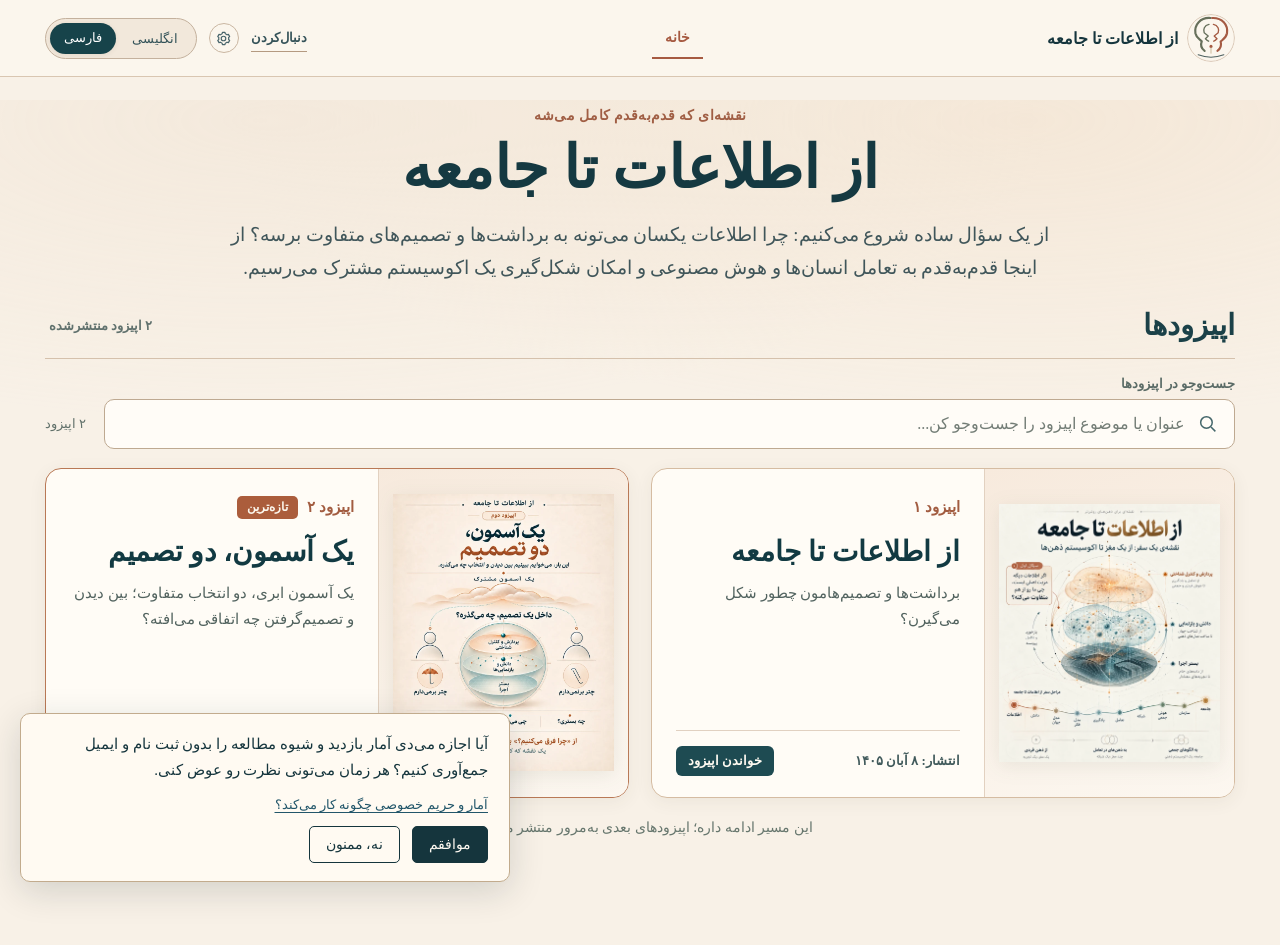
<file: index.html>
<!DOCTYPE html>

<html dir="rtl" lang="fa">
<head>
<meta charset="utf-8"/>
<meta content="width=device-width, initial-scale=1" name="viewport"/>
<meta content="#F7F0E6" name="theme-color"/>
<meta content="از اطلاعات تا جامعه — نوشته‌های فارسی و انگلیسی در یک مجموعه پیوسته." name="description"/>

<meta property="og:type" content="website"/>
<meta property="og:site_name" content="From Information to Society | از اطلاعات تا جامعه"/>
<meta property="og:title" content="From Information to Society | از اطلاعات تا جامعه"/>
<meta property="og:description" content="A bilingual journey from information to knowledge, thinking, interaction and society."/>
<meta name="twitter:card" content="summary_large_image"/>
<meta property="og:image" content="https://rghba.github.io/from-information-to-society/assets/poster-en-preview.webp"/>
<meta property="og:image:alt" content="From Information to Society: a bilingual series about cognition and coexistence"/>
<meta name="robots" content="index, follow, max-image-preview:large"/>
<link rel="apple-touch-icon" sizes="180x180" href="assets/apple-touch-icon.png?v=11.2"/>
<title>از اطلاعات تا جامعه | From Information to Society</title>
<link href="https://fonts.googleapis.com" rel="preconnect"/>
<link crossorigin="" href="https://fonts.gstatic.com" rel="preconnect"/>
<link href="https://fonts.googleapis.com/css2?family=DM+Serif+Display&amp;family=Source+Serif+4:opsz,wght@8..60,400;8..60,500;8..60,600&amp;display=swap" rel="stylesheet"/>
<link href="styles.css" rel="stylesheet"/><link href="community.css" rel="stylesheet"/>
<script defer="" src="content/catalog.js"></script>
<script defer="" src="content/intro.js"></script>
<script defer="" src="app.js"></script>
<script defer src="community-config.js"></script>
<script defer src="community.js"></script>
<link rel="icon" href="assets/ftis-dialogue-mark.svg?v=11.2" type="image/svg+xml"/>
<link rel="icon" href="assets/favicon-32.png?v=11.2" type="image/png" sizes="32x32"/>
<link rel="shortcut icon" href="favicon.ico?v=11.2"/></head>
<body>
<button class="skip-to-main" id="skip-to-main" type="button">رفتن به محتوای اصلی</button>
<header class="site-header" id="top">
<div class="frame header-inner">
<a aria-label="بازگشت به صفحه نخست" class="mark" href="#/home/fa" id="home-link"><span class="brand-emblem"><img alt="" decoding="async" height="52" src="assets/ftis-dialogue-mark.svg" width="52"/></span>
<span class="mark-words" id="brand-name">از اطلاعات تا جامعه</span>
</a>
<nav class="header-home-nav" aria-label="ناوبری اصلی"><a id="nav-home" data-route="home" href="#/home/fa" aria-current="page">خانه</a></nav>
<div class="header-tools"><a id="ftis-follow-link" class="header-follow-link" href="#" target="_blank" rel="noopener noreferrer" hidden>دنبال‌کردن</a>
<button id="ftis-privacy" class="header-privacy" type="button" aria-label="تنظیمات حریم خصوصی" title="تنظیمات حریم خصوصی" hidden><svg aria-hidden="true" viewBox="0 0 24 24" width="17" height="17" fill="none" stroke="currentColor" stroke-width="1.65" stroke-linecap="round" stroke-linejoin="round"><circle cx="12" cy="12" r="3.2"/><path d="M19.2 13.5a7.7 7.7 0 0 0 0-3l1.5-1.2-1.8-3.1-1.9.6a8 8 0 0 0-2.5-1.5l-.4-2h-3.6l-.4 2A8 8 0 0 0 7.6 6.8l-1.9-.6-1.8 3.1 1.5 1.2a7.7 7.7 0 0 0 0 3L3.9 14.7l1.8 3.1 1.9-.6a8 8 0 0 0 2.5 1.5l.4 2h3.6l.4-2a8 8 0 0 0 2.5-1.5l1.9.6 1.8-3.1z"/></svg></button>
<div aria-label="Language / زبان" class="language-switch" role="group">
<button aria-pressed="true" data-lang="fa" type="button">فارسی</button>
<button aria-pressed="false" data-lang="en" type="button">English</button>
</div>
</div>
</div>
</header>
<main id="main-content" tabindex="-1">
<section class="home-page" hidden id="home-page" aria-label="انتخاب اپیزود">
 <div class="frame episode-landing">
  <header class="episode-landing-intro">
   <p class="episode-landing-kicker" id="home-eyebrow">مجموعه‌ای در حال شکل‌گرفتن</p>
   <h1 id="home-title">از اطلاعات تا جامعه</h1>
   <p class="episode-landing-deck" id="home-deck">از یک سؤال ساده شروع می‌کنیم: چرا اطلاعات یکسان می‌تونه به برداشت‌ها و تصمیم‌های متفاوت برسه؟ از اینجا قدم‌به‌قدم به تعامل انسان‌ها و هوش مصنوعی و امکان شکل‌گیری یک اکوسیستم مشترک می‌رسیم.</p>
  </header>
  <div class="home-index" id="home-index">
   <div class="home-index-heading">
    <h2 id="home-index-title">اپیزودها</h2>
    <span class="home-index-total" id="home-index-total" aria-live="polite"></span>
   </div>
   <div class="home-search-box">
    <label id="home-search-label" for="home-search">جست‌وجو در اپیزودها</label>
    <div class="home-search-field"><svg aria-hidden="true" width="21" height="21" viewBox="0 0 24 24" fill="none" stroke="currentColor" stroke-width="1.7"><circle cx="10.8" cy="10.8" r="6.6"/><path d="m16 16 5 5"/></svg><input id="home-search" type="search" autocomplete="off" placeholder="جست‌وجو در عنوان و موضوع اپیزودها..."/></div>
    <span class="home-search-status" id="home-search-status" role="status" aria-live="polite"></span>
   </div>
   <div class="home-cards" id="home-cards" aria-label="اپیزودهای منتشرشده"></div>
   <p class="episode-future-note" id="home-journey-note">اپیزودهای بعدی به‌مرور اضافه می‌شوند.</p>
  </div>
 </div>
</section>
<section class="reader-page" hidden="" id="reader-page">
<div class="hero-region">
<div aria-hidden="true" class="hero-lines">
<svg preserveaspectratio="xMidYMid slice" role="presentation" viewbox="0 0 1400 670">
<path d="M-70 530C260 80 510 770 830 300S1190 120 1480 440"></path>
<path d="M-70 568C260 118 510 808 830 338S1190 158 1480 478"></path>
<path d="M-70 606C260 156 510 846 830 376S1190 196 1480 516"></path>
<circle cx="830" cy="300" r="5"></circle><circle cx="1150" cy="148" r="5"></circle>
</svg>
</div>
<div class="frame hero-grid">
<div class="hero-copy">
<div class="section-id"><span class="id-line"></span><span id="section-type">معرفی مجموعه</span><span class="id-number" id="section-number">00 /</span></div>
<div class="eyebrow" id="hero-eyebrow"></div>
<h1 id="hero-title"></h1>
<p class="hero-subtitle" id="hero-subtitle"></p>
<div class="hero-actions">
<a class="primary-link" href="#article-start" id="read-action">خواندن متن <span aria-hidden="true">↙</span></a>
<button class="subtle-link" id="copy-link" type="button">پیوند این صفحه <span aria-hidden="true">↗</span></button>
</div>
</div>
<div class="hero-visual">
<div class="poster-overline"><span class="small-sun"></span><span id="poster-label">پوستر اصلی</span><span class="poster-line"></span></div>
<button aria-label="نمایش پوستر در اندازه بزرگ" class="poster-button" id="poster-open" type="button">
<img alt="پوستر فارسی از اطلاعات تا جامعه" height="2048" id="hero-poster" loading="eager" fetchpriority="high" src="assets/poster-fa-preview.webp" width="1756"/>
<span aria-hidden="true" class="zoom-glyph">↗</span>
</button>
<div class="poster-note"><span id="poster-caption">برای دیدن تصویر کامل، انتخاب کنید</span><span aria-hidden="true" class="plus-sign">✳</span></div>
</div>
</div>
<div class="frame hero-bottom"><span class="small-index" id="reader-index">از اطلاعات تا جامعه / معرفی</span><span aria-hidden="true" class="hero-bottom-arc">◉ ――― ◌ ――― ◉</span></div>
</div>
<div class="reading-region" id="article-start">
<div class="frame article-grid">
<aside class="reader-toc" aria-label="فهرست قسمت‌های مجموعه" id="reader-toc">
  <button type="button" class="toc-toggle" id="toc-toggle" aria-expanded="false" aria-controls="toc-navigation">فهرست نوشته‌ها</button>
  <nav class="toc-navigation" id="toc-navigation" aria-labelledby="toc-title">
    <p class="toc-title" id="toc-title">فهرست نوشته‌ها</p>
    <ol class="toc-list" id="toc-list"></ol>
  </nav>
</aside>
<article aria-label="متن کامل" class="article-column" id="reader-article">
<div class="article-meta"><span class="article-meta-square"></span><span id="article-heading">متن کامل</span><span class="article-meta-rule"></span><button class="article-poster-link" id="rail-poster" type="button">دیدن پوستر</button><a class="reader-feedback-link" id="ftis-discussion-link" href="#" hidden>ثبت دیدگاه</a></div>
<div class="article-paragraphs" id="article-paragraphs"></div>
<nav class="reader-next" aria-label="ادامه خواندن"><a class="journey-next" id="next-episode-link" href="#/episode/02/fa" hidden>اپیزود دوم</a></nav>
</article>
</div>
</div>
</section>
<section class="library-page" hidden="" id="library-page">
<div class="frame library-wrap">
<div class="library-kicker"><span class="small-sun"></span><span id="library-kicker">نقشه مسیر</span></div>
<h1 id="library-title">فهرست نوشته‌ها</h1>
<p class="library-subtitle" id="library-subtitle">هر نوشته یک مسیر مستقل است. معرفی همیشه در دسترس می‌ماند.</p>
<div class="library-tools"><label for="library-search" id="search-label">جست‌وجو در عنوان‌ها</label><input autocomplete="off" id="library-search" placeholder="جست‌وجو..." type="search"/><span id="library-count"></span></div>
<div class="library-cards" id="library-cards"></div>
<div aria-hidden="true" class="library-end"><span></span><b>◉</b><span></span></div>
</div>
</section>
<section class="missing-page frame" hidden="" id="missing-page"><h1 id="missing-title">این نوشته هنوز منتشر نشده است.</h1><a href="#/library/fa" id="missing-link">فهرست نوشته‌ها</a></section>
</main>
<dialog aria-label="نمایش پوستر اصلی" id="poster-dialog"><div class="viewer-bar"><span class="viewer-title" id="viewer-title">پوستر اصلی</span><div class="viewer-actions"><button aria-pressed="false" class="viewer-zoom" id="poster-zoom" type="button">بزرگ‌نمایی جزئیات</button><button aria-label="بستن تصویر" class="dialog-close" id="poster-close" type="button">×</button></div></div><div class="viewer-stage" id="viewer-stage"><img alt="" id="dialog-image"/></div></dialog>
<div aria-live="polite" class="message" hidden="" id="message"></div><aside id="ftis-analytics-consent" class="ftis-consent" hidden role="region" aria-label="Analytics preferences">
 <p id="ftis-consent-text"></p><a id="ftis-consent-details" class="ftis-consent-details" href="privacy.html#fa">درباره آمار و حریم خصوصی</a><div><button type="button" id="ftis-consent-yes"></button><button type="button" id="ftis-consent-no"></button></div>
</aside>
</body>
</html>
</file>
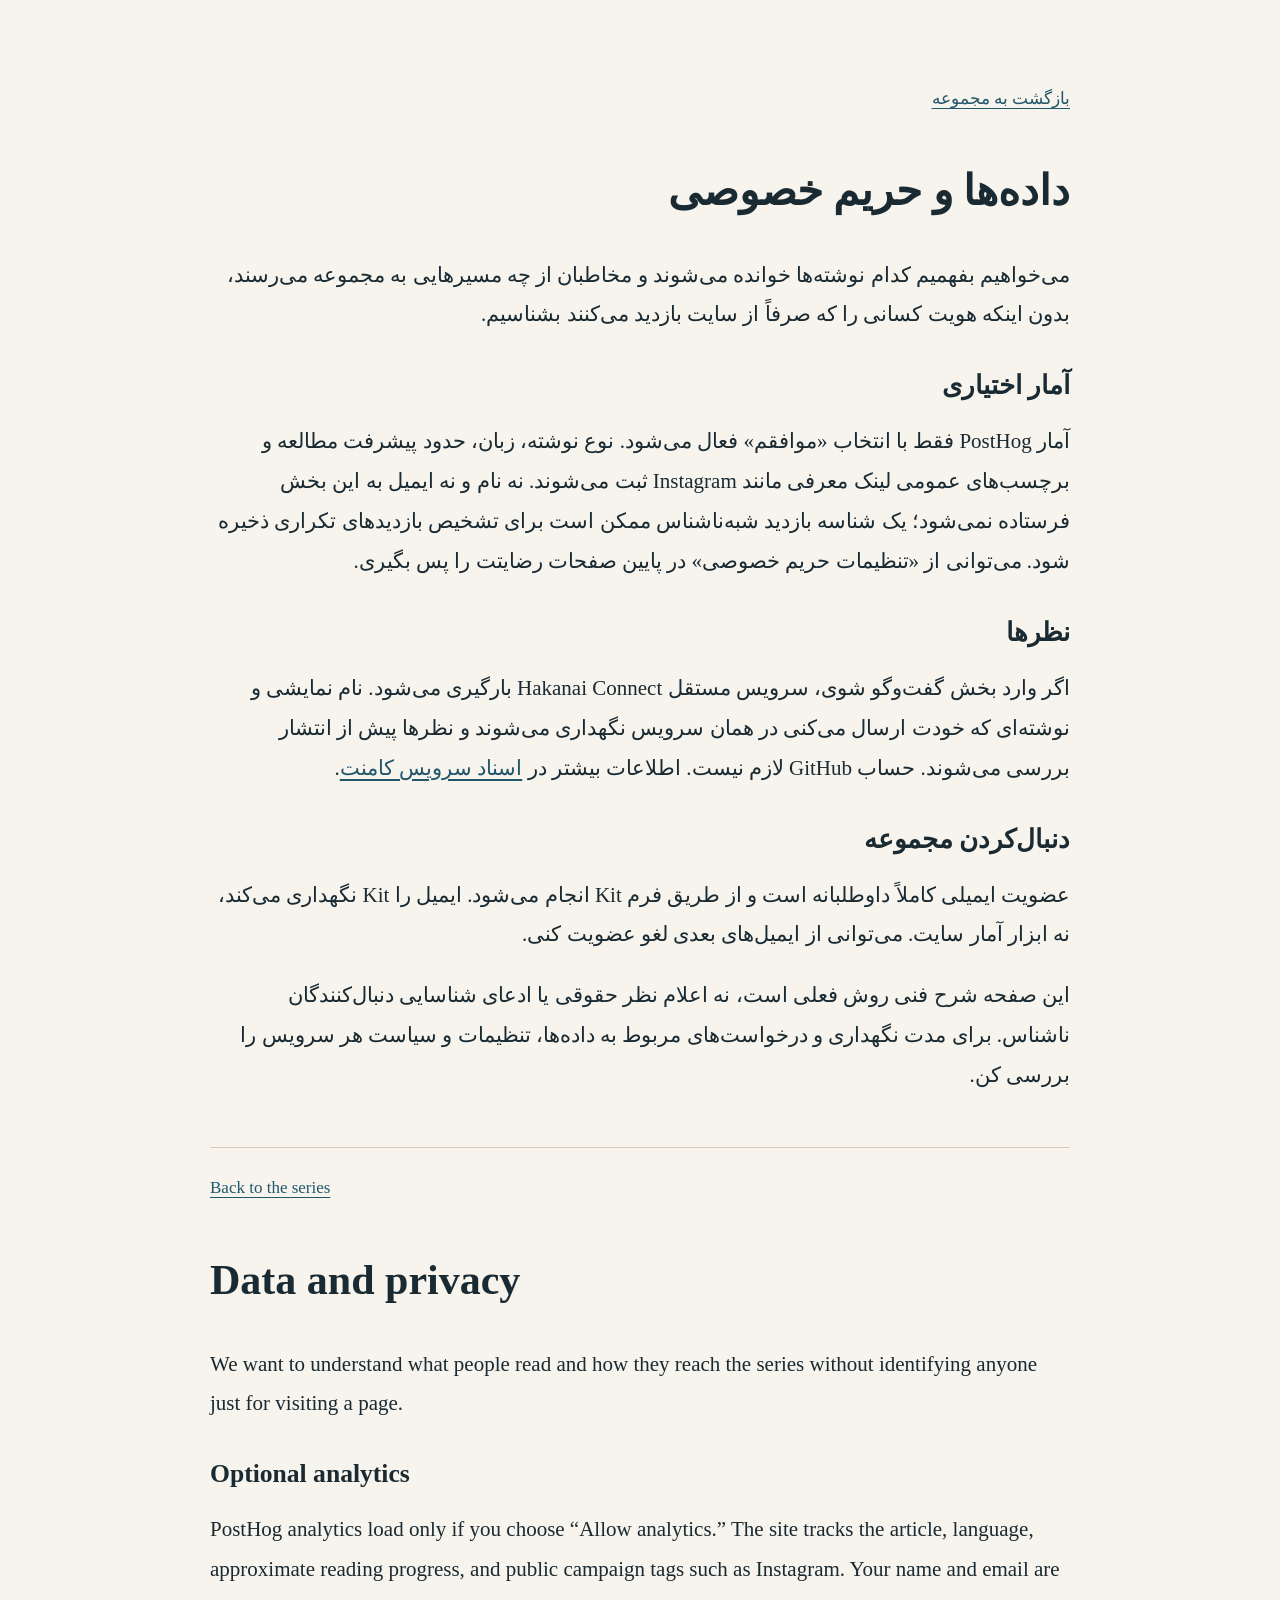
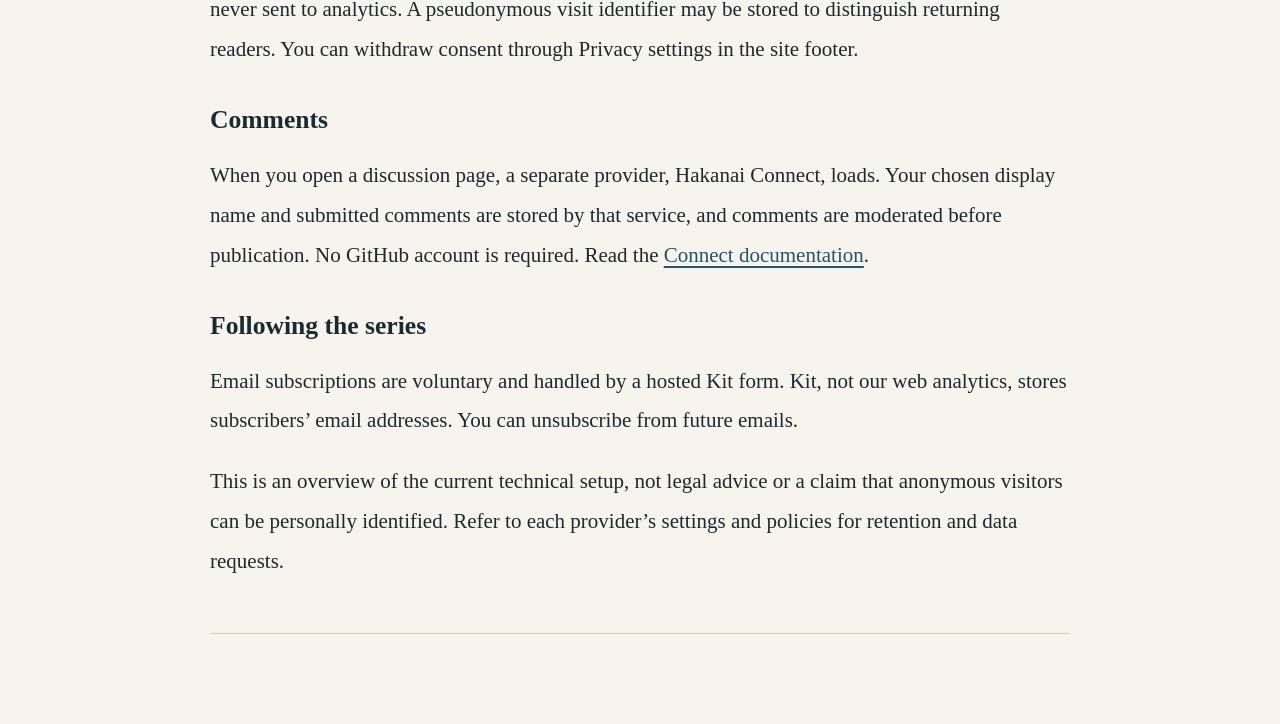
<file: privacy.html>
<!doctype html><html lang="fa"><head><meta charset="utf-8"><meta name="viewport" content="width=device-width, initial-scale=1"><title>داده‌ها و حریم خصوصی | From Information to Society</title><link rel="stylesheet" href="styles.css"><link rel="stylesheet" href="community.css"></head><body class="ftis-privacy-info"><main class="policy-body">
<section id="fa" lang="fa" dir="rtl"><a class="policy-back" href="./#/intro/fa">بازگشت به مجموعه</a><h1>داده‌ها و حریم خصوصی</h1><p>می‌خواهیم بفهمیم کدام نوشته‌ها خوانده می‌شوند و مخاطبان از چه مسیرهایی به مجموعه می‌رسند، بدون اینکه هویت کسانی را که صرفاً از سایت بازدید می‌کنند بشناسیم.</p><h2>آمار اختیاری</h2><p>آمار PostHog فقط با انتخاب «موافقم» فعال می‌شود. نوع نوشته، زبان، حدود پیشرفت مطالعه و برچسب‌های عمومی لینک معرفی مانند Instagram ثبت می‌شوند. نه نام و نه ایمیل به این بخش فرستاده نمی‌شود؛ یک شناسه بازدید شبه‌ناشناس ممکن است برای تشخیص بازدیدهای تکراری ذخیره شود. می‌توانی از «تنظیمات حریم خصوصی» در پایین صفحات رضایتت را پس بگیری.</p><h2>نظرها</h2><p>اگر وارد بخش گفت‌وگو شوی، سرویس مستقل Hakanai Connect بارگیری می‌شود. نام نمایشی و نوشته‌ای که خودت ارسال می‌کنی در همان سرویس نگهداری می‌شوند و نظرها پیش از انتشار بررسی می‌شوند. حساب GitHub لازم نیست. اطلاعات بیشتر در <a href="https://connect.hakanai.io/docs">اسناد سرویس کامنت</a>.</p><h2>دنبال‌کردن مجموعه</h2><p>عضویت ایمیلی کاملاً داوطلبانه است و از طریق فرم Kit انجام می‌شود. ایمیل را Kit نگهداری می‌کند، نه ابزار آمار سایت. می‌توانی از ایمیل‌های بعدی لغو عضویت کنی.</p><p>این صفحه شرح فنی روش فعلی است، نه اعلام نظر حقوقی یا ادعای شناسایی دنبال‌کنندگان ناشناس. برای مدت نگهداری و درخواست‌های مربوط به داده‌ها، تنظیمات و سیاست هر سرویس را بررسی کن.</p></section>
<section id="en" lang="en" dir="ltr"><a class="policy-back" href="./#/intro/en">Back to the series</a><h1>Data and privacy</h1><p>We want to understand what people read and how they reach the series without identifying anyone just for visiting a page.</p><h2>Optional analytics</h2><p>PostHog analytics load only if you choose “Allow analytics.” The site tracks the article, language, approximate reading progress, and public campaign tags such as Instagram. Your name and email are never sent to analytics. A pseudonymous visit identifier may be stored to distinguish returning readers. You can withdraw consent through Privacy settings in the site footer.</p><h2>Comments</h2><p>When you open a discussion page, a separate provider, Hakanai Connect, loads. Your chosen display name and submitted comments are stored by that service, and comments are moderated before publication. No GitHub account is required. Read the <a href="https://connect.hakanai.io/docs">Connect documentation</a>.</p><h2>Following the series</h2><p>Email subscriptions are voluntary and handled by a hosted Kit form. Kit, not our web analytics, stores subscribers’ email addresses. You can unsubscribe from future emails.</p><p>This is an overview of the current technical setup, not legal advice or a claim that anonymous visitors can be personally identified. Refer to each provider’s settings and policies for retention and data requests.</p></section>
</main></body></html>
</file>
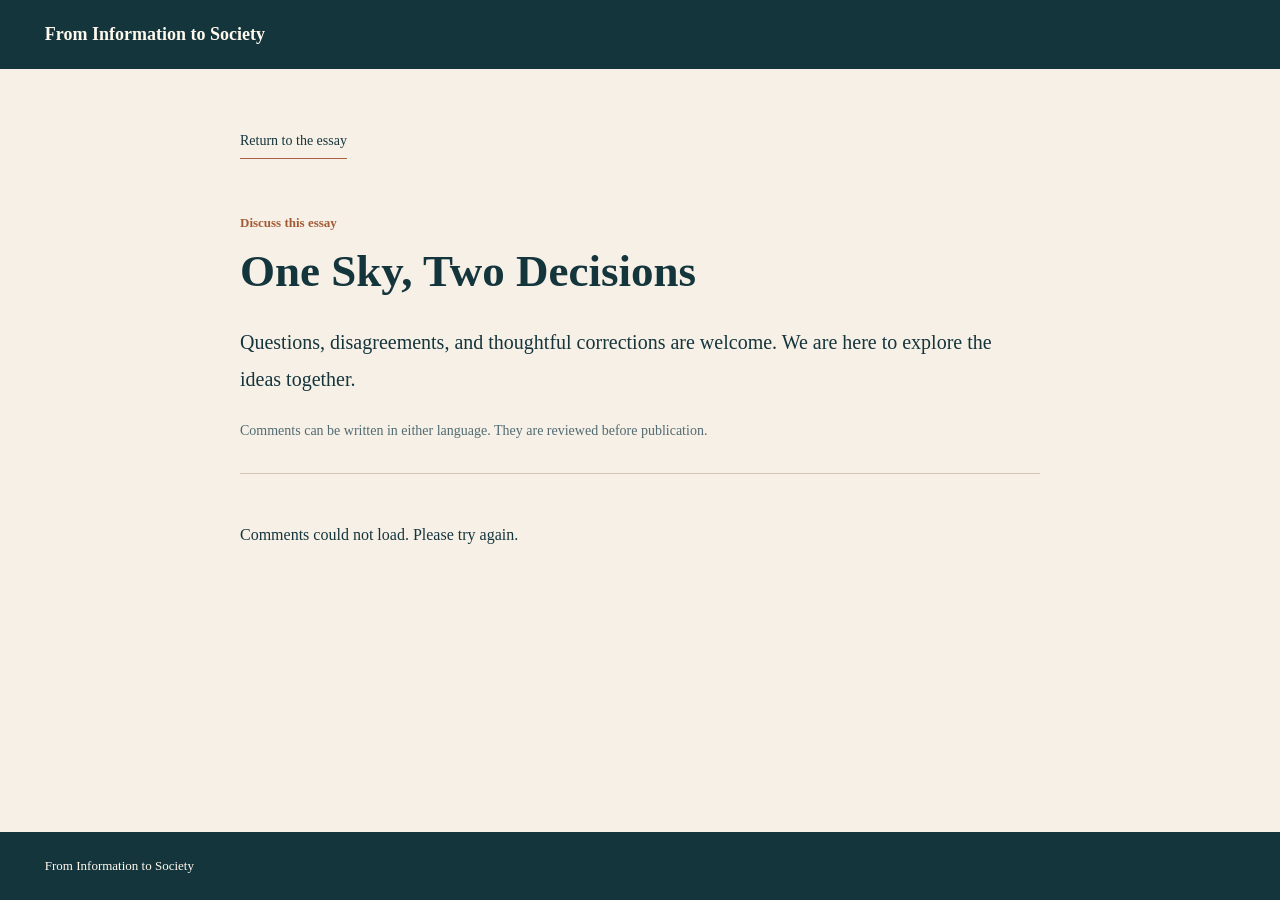
<file: discuss/02-en.html>
<!doctype html>
<html lang="en" dir="ltr" data-thread-id="02-en">
<head><meta charset="utf-8"><meta name="viewport" content="width=device-width, initial-scale=1"><meta name="robots" content="noindex,follow">
<title>Discuss this essay — One Sky, Two Decisions</title>
<link rel="stylesheet" href="../styles.css"><link rel="stylesheet" href="../community.css">
<script defer src="../community-config.js"></script><script defer src="../discussion.js"></script>
</head>
<body class="ftis-discussion-page">
<header class="discussion-header"><div class="frame"><a href="../#/episode/02/en" class="discussion-brand">From Information to Society</a></div></header>
<main class="frame discussion-main">
<a class="discussion-back" href="../#/episode/02/en">Return to the essay</a>
<p class="discussion-kicker">Discuss this essay</p><h1>One Sky, Two Decisions</h1>
<p class="discussion-intro">Questions, disagreements, and thoughtful corrections are welcome. We are here to explore the ideas together.</p><p class="discussion-locale-note">Comments can be written in either language. They are reviewed before publication.</p>
<section class="discussion-embed" aria-label="Discuss this essay"><div id="hakanai-connect"></div><p id="comment-status" hidden role="status"></p></section>
</main><footer class="discussion-footer"><div class="frame">From Information to Society</div></footer></body></html>
</file>
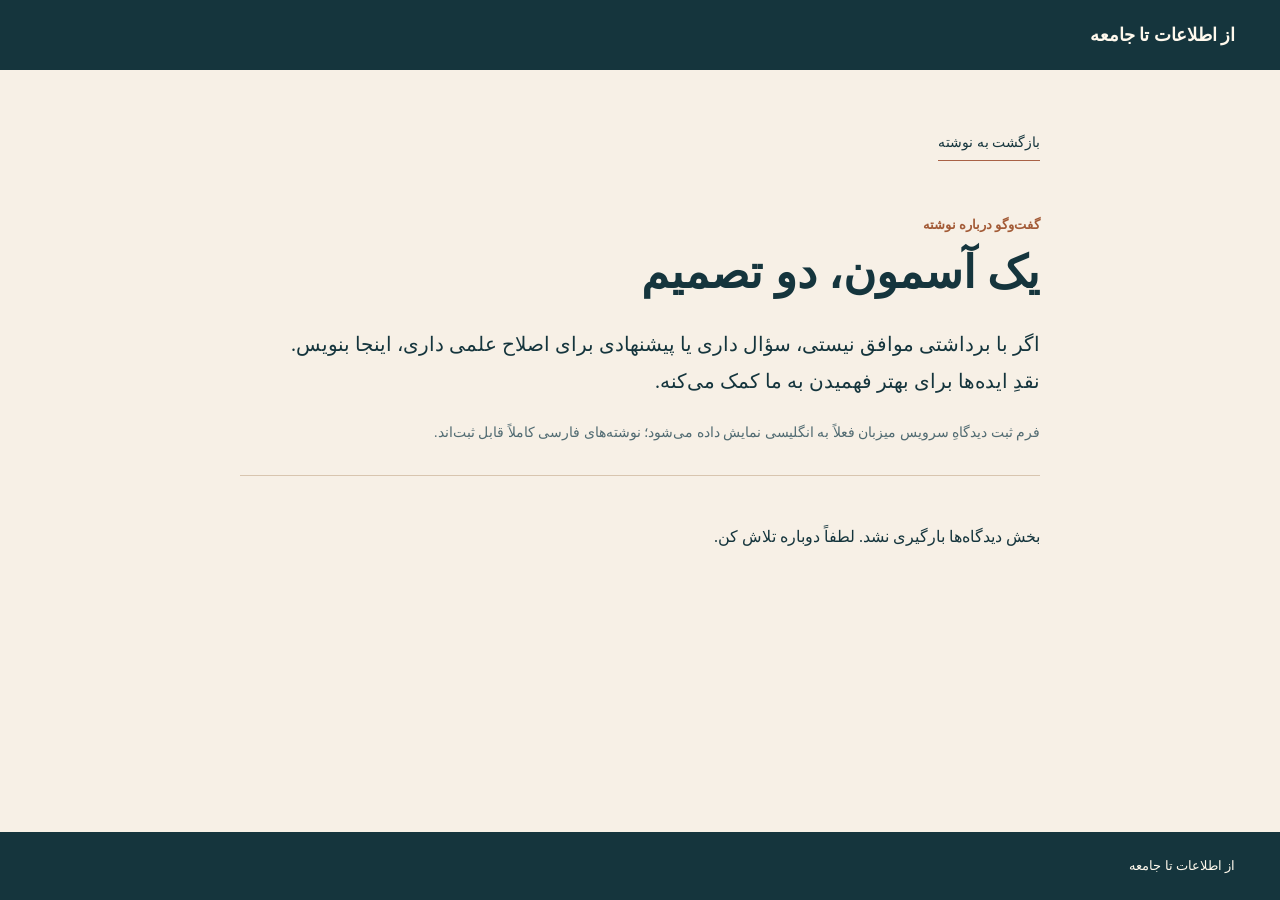
<file: discuss/02-fa.html>
<!doctype html>
<html lang="fa" dir="rtl" data-thread-id="02-fa">
<head><meta charset="utf-8"><meta name="viewport" content="width=device-width, initial-scale=1"><meta name="robots" content="noindex,follow">
<title>گفت‌وگو درباره نوشته — یک آسمون، دو تصمیم</title>
<link rel="stylesheet" href="../styles.css"><link rel="stylesheet" href="../community.css">
<script defer src="../community-config.js"></script><script defer src="../discussion.js"></script>
</head>
<body class="ftis-discussion-page">
<header class="discussion-header"><div class="frame"><a href="../#/episode/02/fa" class="discussion-brand">از اطلاعات تا جامعه</a></div></header>
<main class="frame discussion-main">
<a class="discussion-back" href="../#/episode/02/fa">بازگشت به نوشته</a>
<p class="discussion-kicker">گفت‌وگو درباره نوشته</p><h1>یک آسمون، دو تصمیم</h1>
<p class="discussion-intro">اگر با برداشتی موافق نیستی، سؤال داری یا پیشنهادی برای اصلاح علمی داری، اینجا بنویس. نقدِ ایده‌ها برای بهتر فهمیدن به ما کمک می‌کنه.</p><p class="discussion-locale-note">فرم ثبت دیدگاهِ سرویس میزبان فعلاً به انگلیسی نمایش داده می‌شود؛ نوشته‌های فارسی کاملاً قابل ثبت‌اند.</p>
<section class="discussion-embed" aria-label="گفت‌وگو درباره نوشته"><div id="hakanai-connect"></div><p id="comment-status" hidden role="status"></p></section>
</main><footer class="discussion-footer"><div class="frame">از اطلاعات تا جامعه</div></footer></body></html>
</file>
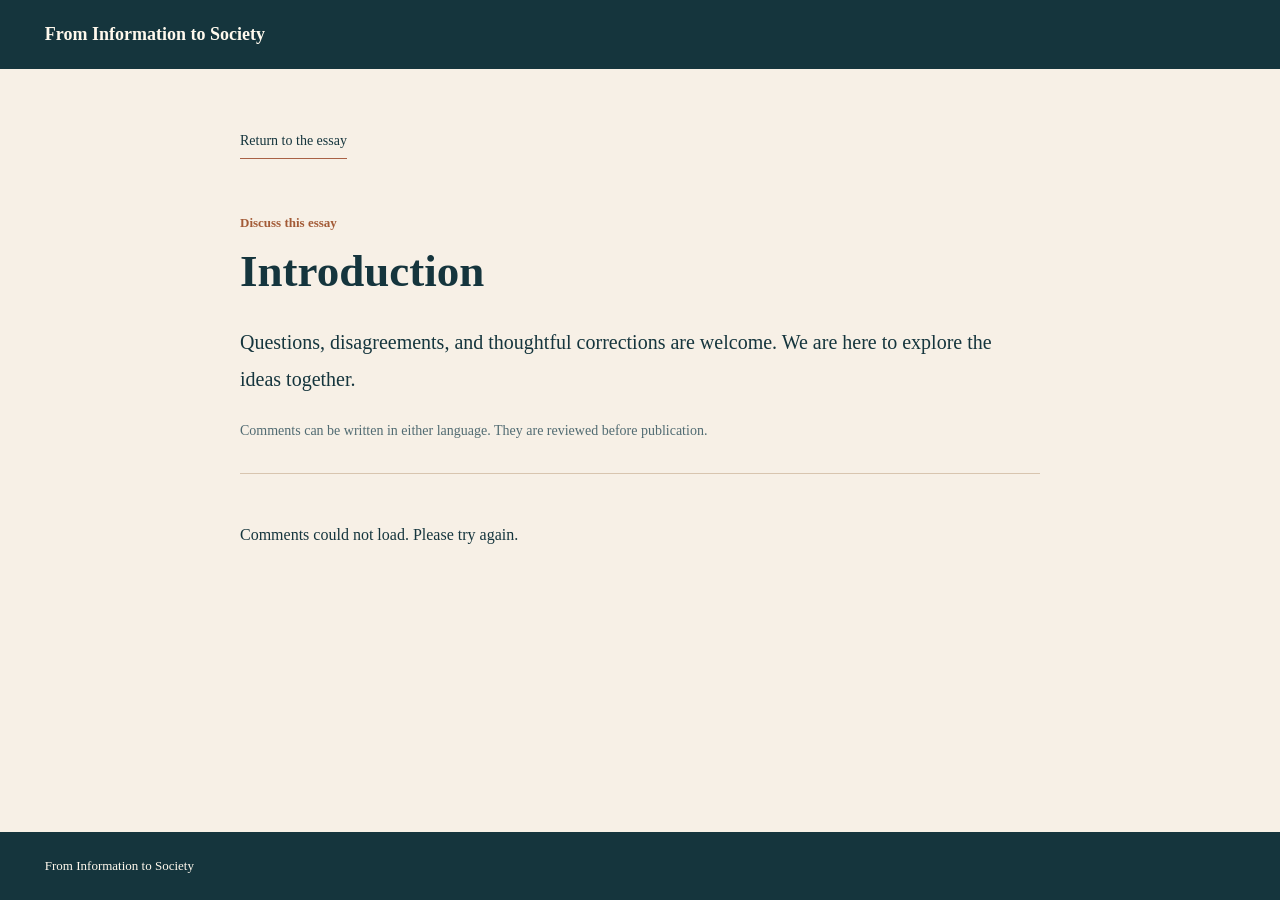
<file: discuss/intro-en.html>
<!doctype html>
<html lang="en" dir="ltr" data-thread-id="intro-en">
<head><meta charset="utf-8"><meta name="viewport" content="width=device-width, initial-scale=1"><meta name="robots" content="noindex,follow">
<title>Discuss this essay — Introduction</title>
<link rel="stylesheet" href="../styles.css"><link rel="stylesheet" href="../community.css">
<script defer src="../community-config.js"></script><script defer src="../discussion.js"></script>
</head>
<body class="ftis-discussion-page">
<header class="discussion-header"><div class="frame"><a href="../#/intro/en" class="discussion-brand">From Information to Society</a></div></header>
<main class="frame discussion-main">
<a class="discussion-back" href="../#/intro/en">Return to the essay</a>
<p class="discussion-kicker">Discuss this essay</p><h1>Introduction</h1>
<p class="discussion-intro">Questions, disagreements, and thoughtful corrections are welcome. We are here to explore the ideas together.</p><p class="discussion-locale-note">Comments can be written in either language. They are reviewed before publication.</p>
<section class="discussion-embed" aria-label="Discuss this essay"><div id="hakanai-connect"></div><p id="comment-status" hidden role="status"></p></section>
</main><footer class="discussion-footer"><div class="frame">From Information to Society</div></footer></body></html>
</file>
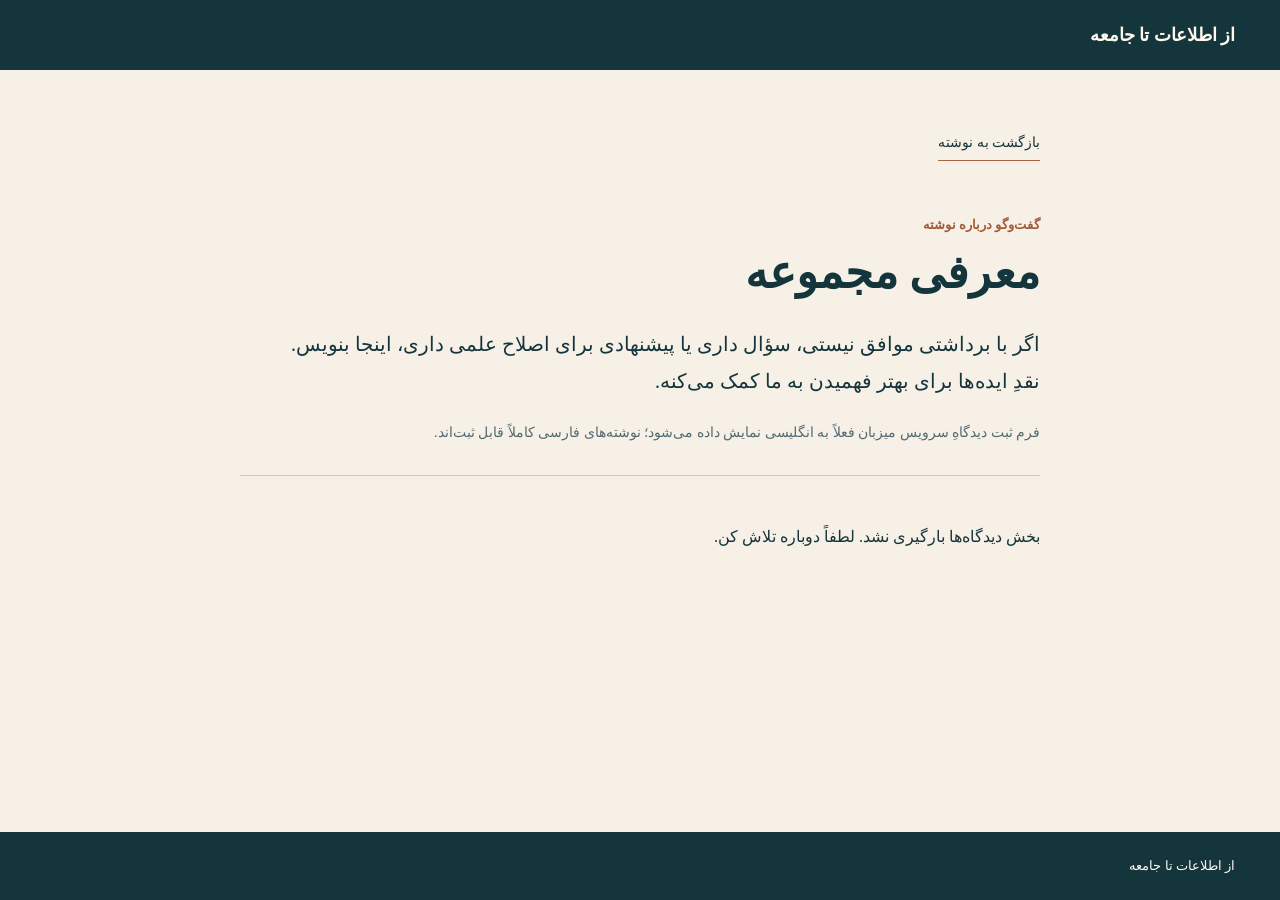
<file: discuss/intro-fa.html>
<!doctype html>
<html lang="fa" dir="rtl" data-thread-id="intro-fa">
<head><meta charset="utf-8"><meta name="viewport" content="width=device-width, initial-scale=1"><meta name="robots" content="noindex,follow">
<title>گفت‌وگو درباره نوشته — معرفی مجموعه</title>
<link rel="stylesheet" href="../styles.css"><link rel="stylesheet" href="../community.css">
<script defer src="../community-config.js"></script><script defer src="../discussion.js"></script>
</head>
<body class="ftis-discussion-page">
<header class="discussion-header"><div class="frame"><a href="../#/intro/fa" class="discussion-brand">از اطلاعات تا جامعه</a></div></header>
<main class="frame discussion-main">
<a class="discussion-back" href="../#/intro/fa">بازگشت به نوشته</a>
<p class="discussion-kicker">گفت‌وگو درباره نوشته</p><h1>معرفی مجموعه</h1>
<p class="discussion-intro">اگر با برداشتی موافق نیستی، سؤال داری یا پیشنهادی برای اصلاح علمی داری، اینجا بنویس. نقدِ ایده‌ها برای بهتر فهمیدن به ما کمک می‌کنه.</p><p class="discussion-locale-note">فرم ثبت دیدگاهِ سرویس میزبان فعلاً به انگلیسی نمایش داده می‌شود؛ نوشته‌های فارسی کاملاً قابل ثبت‌اند.</p>
<section class="discussion-embed" aria-label="گفت‌وگو درباره نوشته"><div id="hakanai-connect"></div><p id="comment-status" hidden role="status"></p></section>
</main><footer class="discussion-footer"><div class="frame">از اطلاعات تا جامعه</div></footer></body></html>
</file>
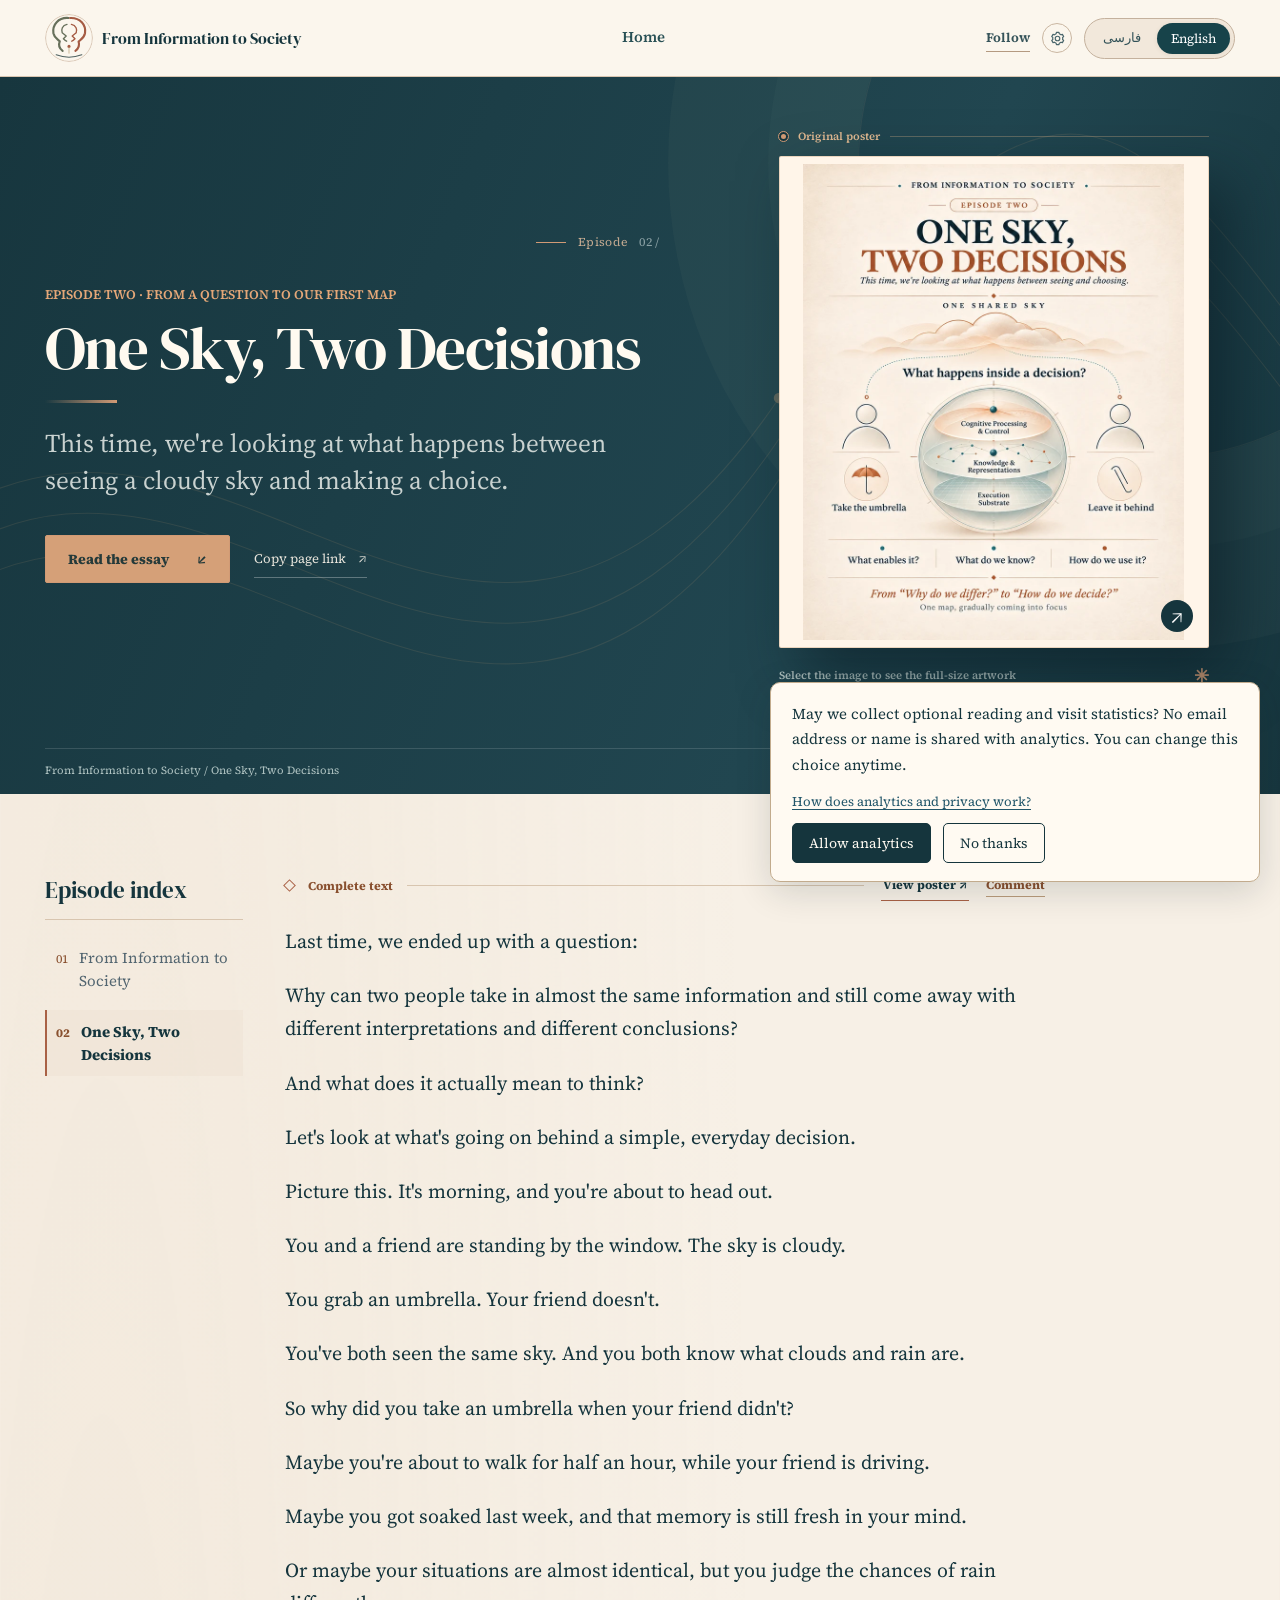
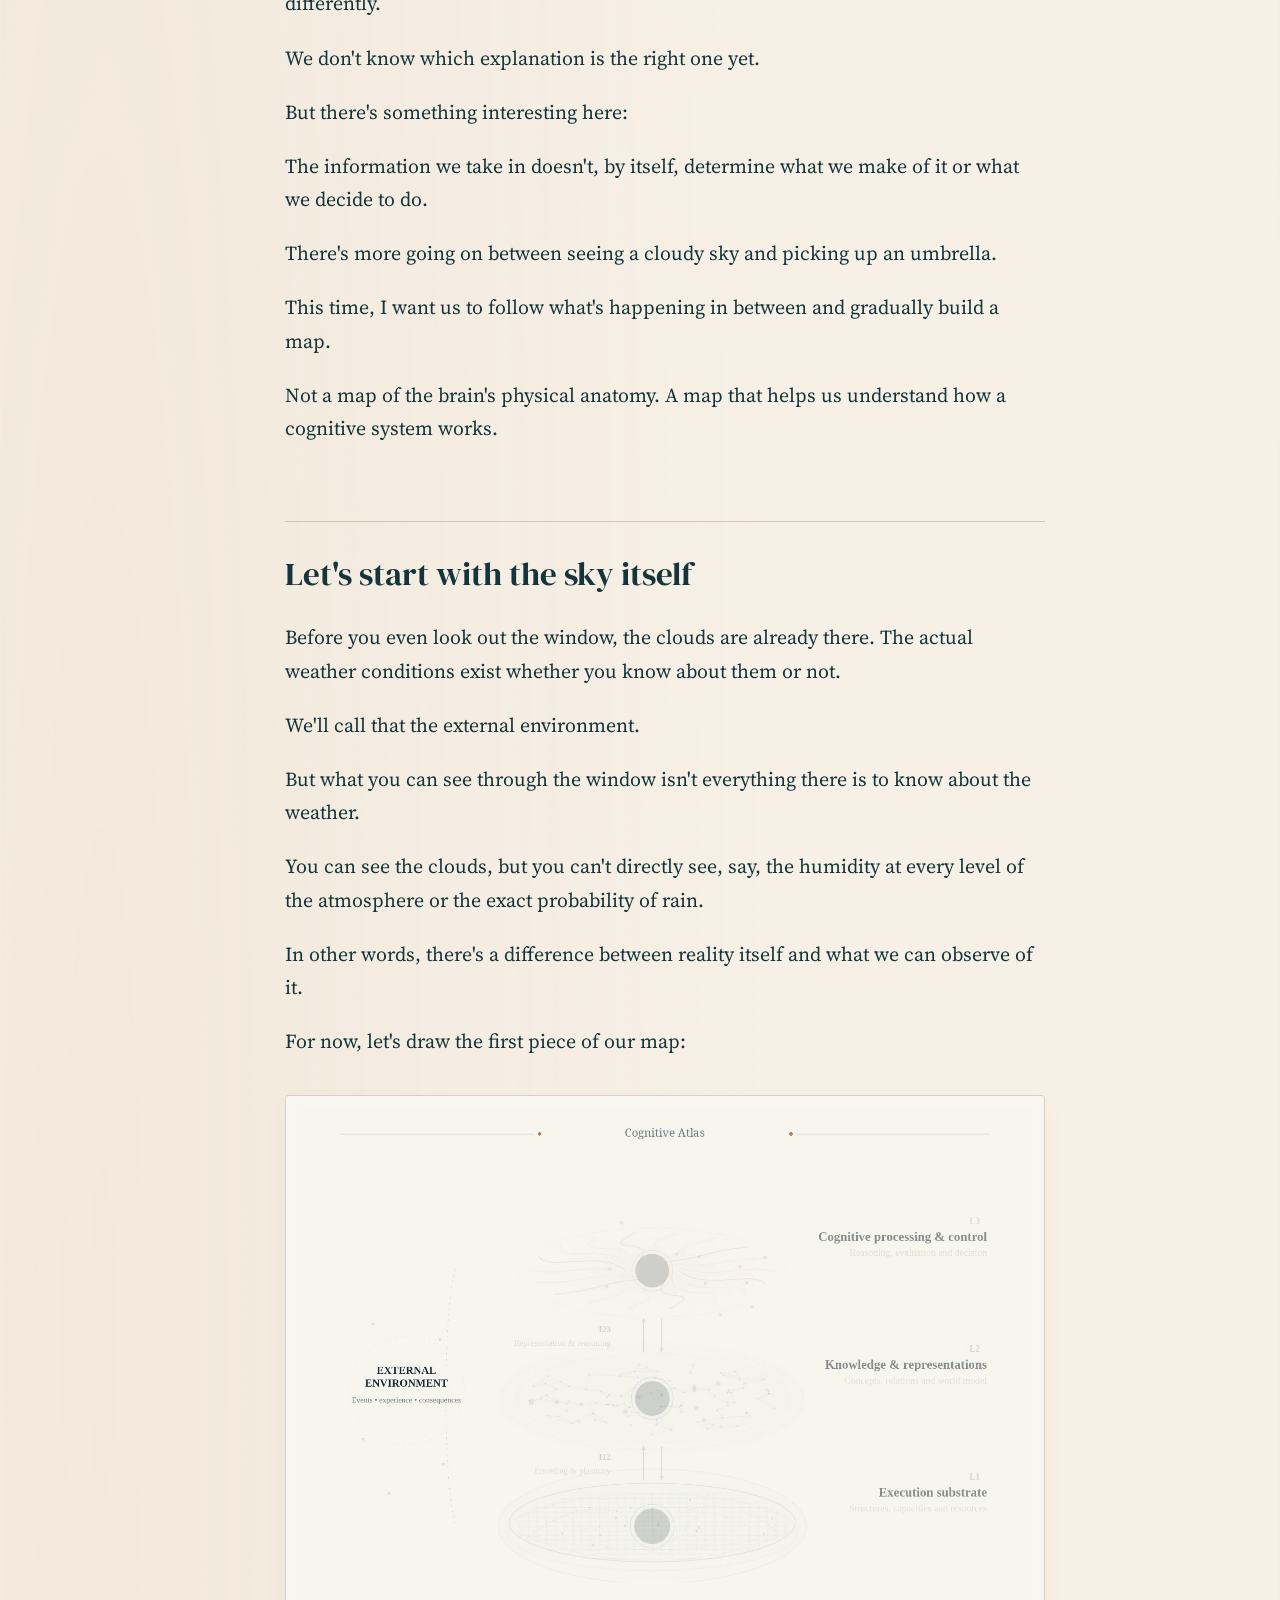
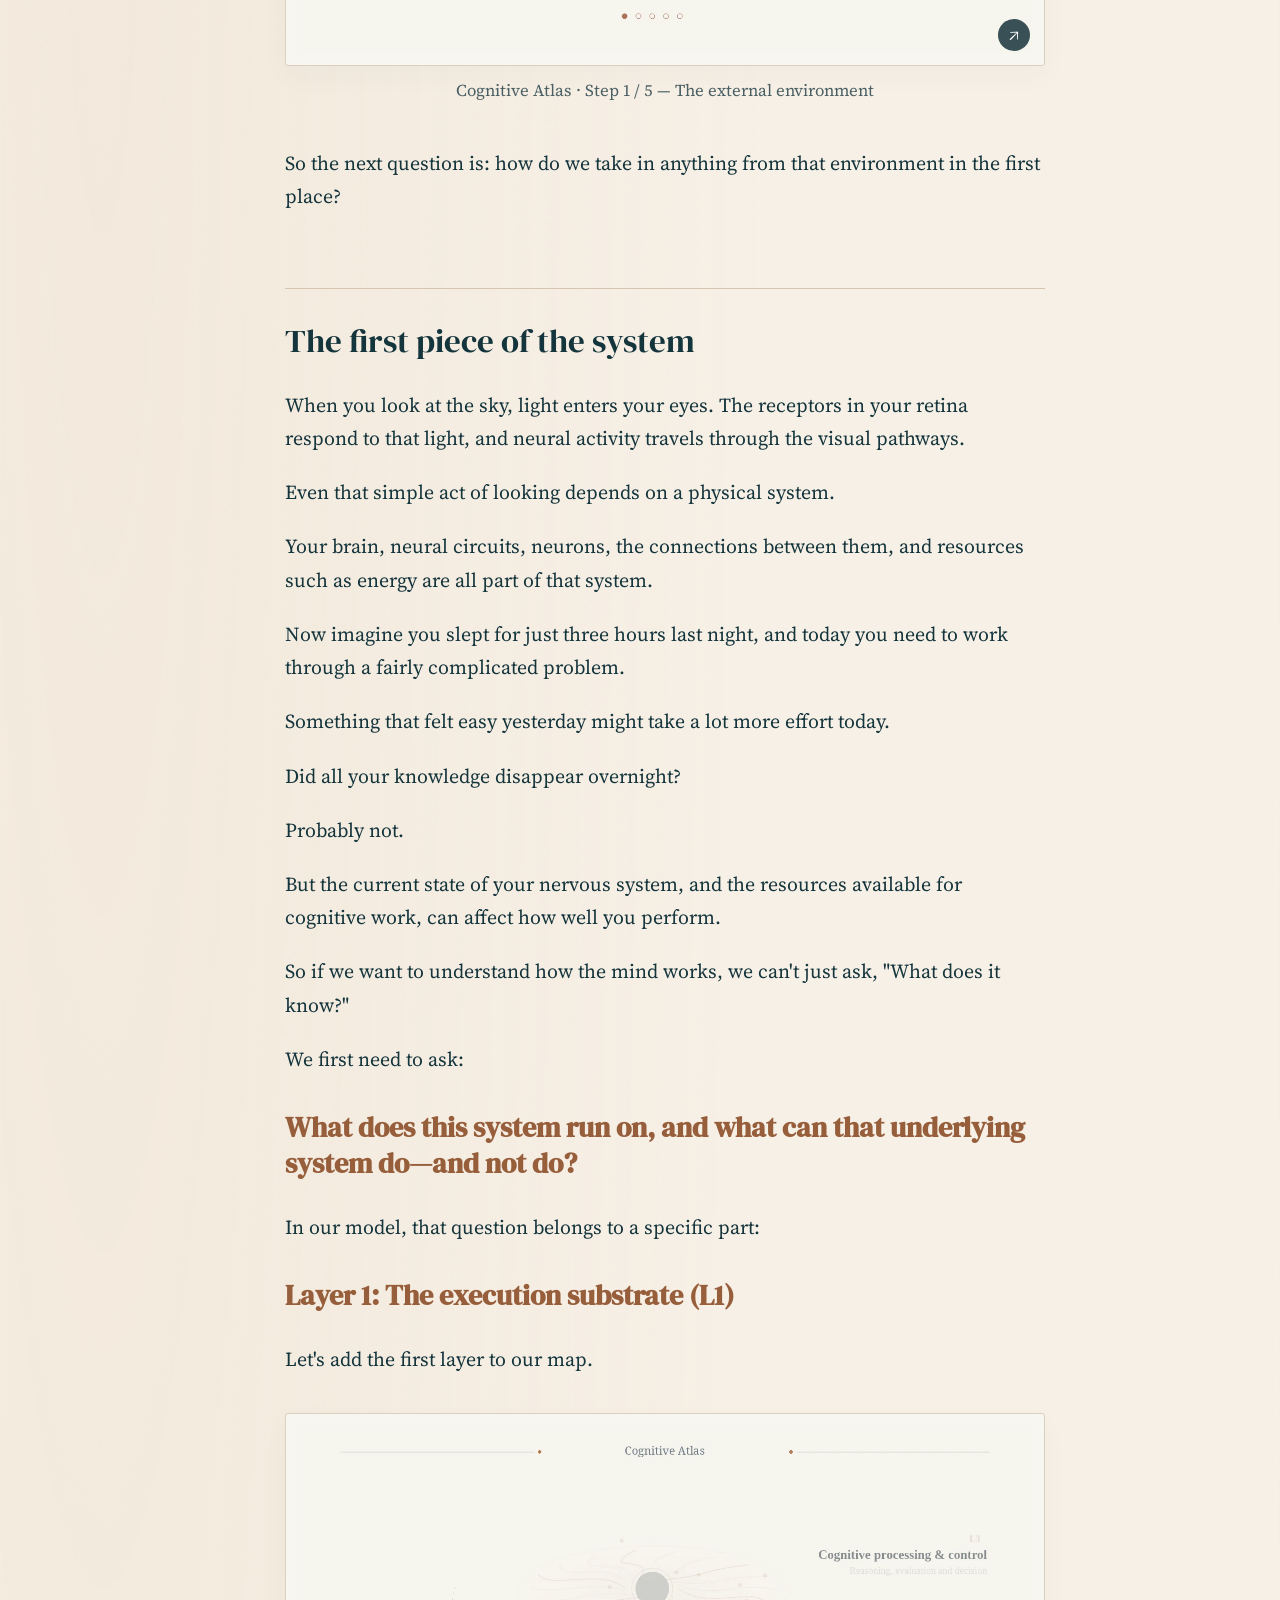
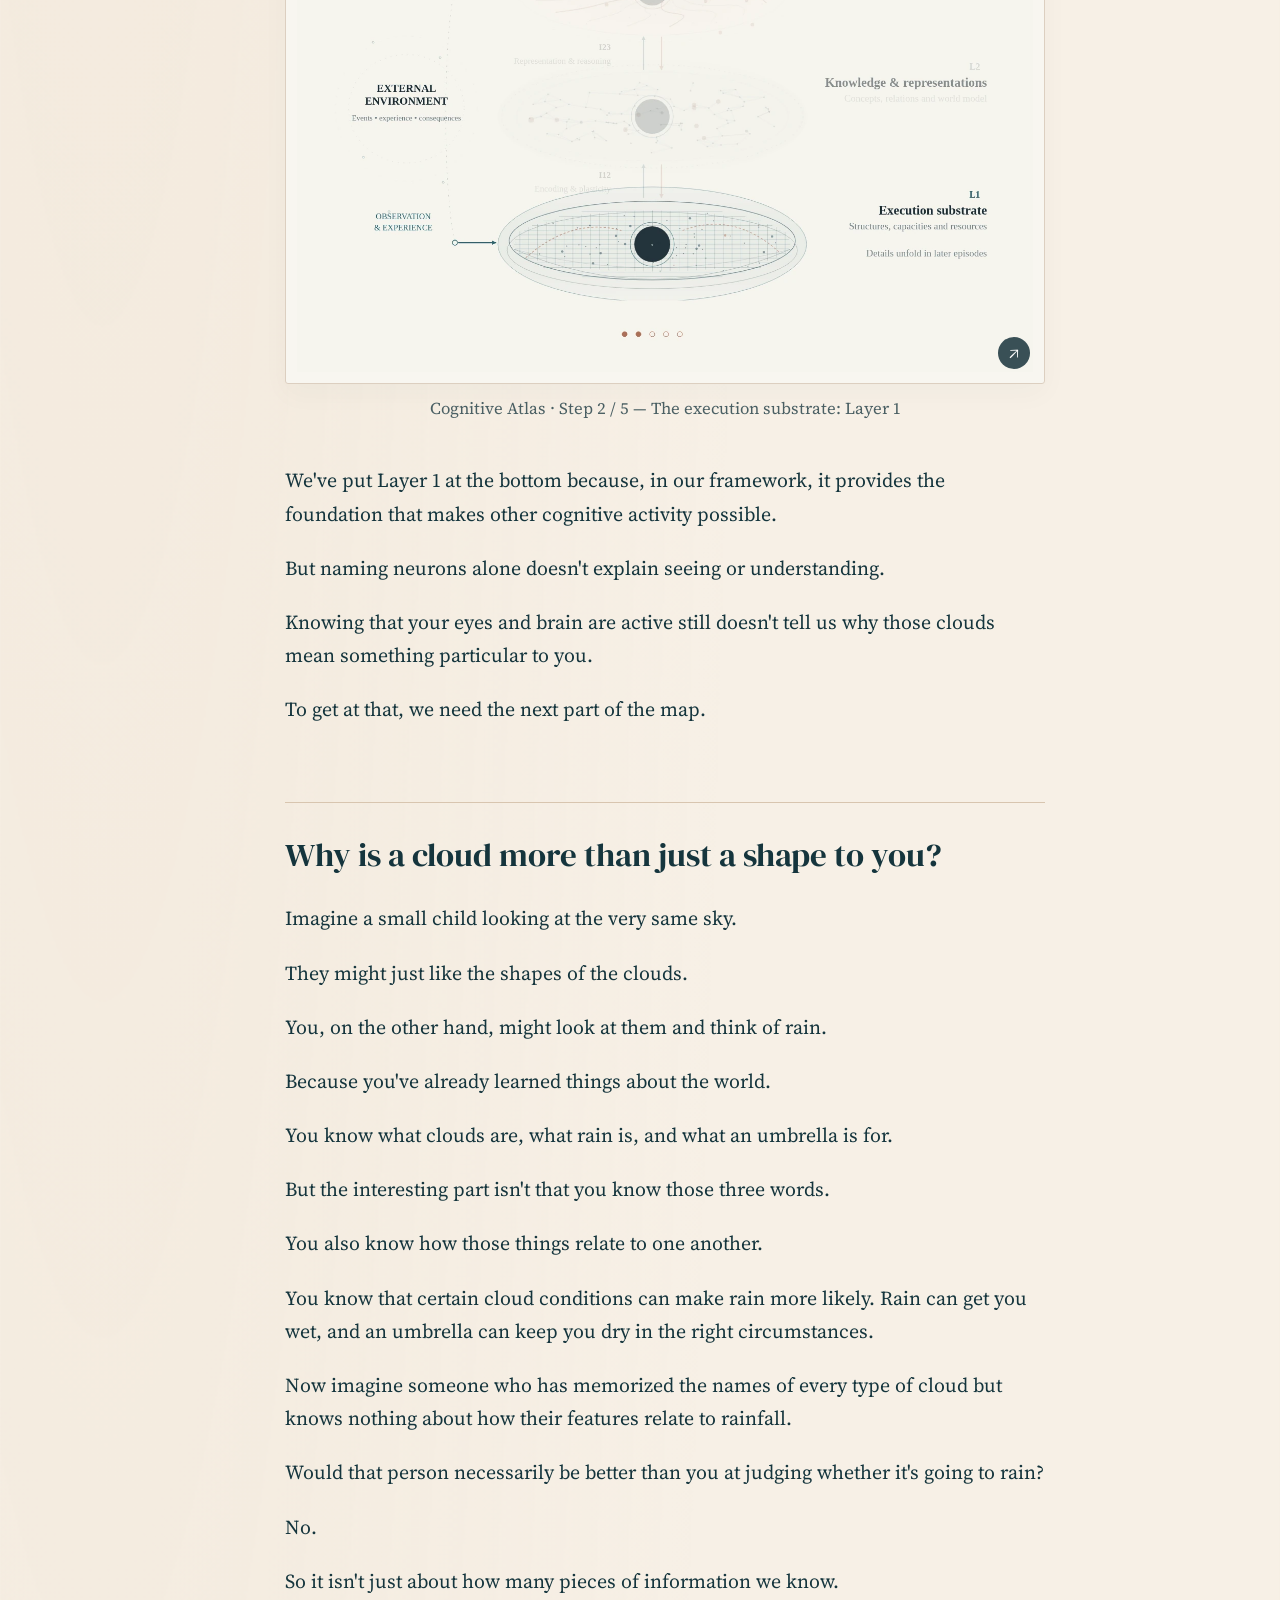
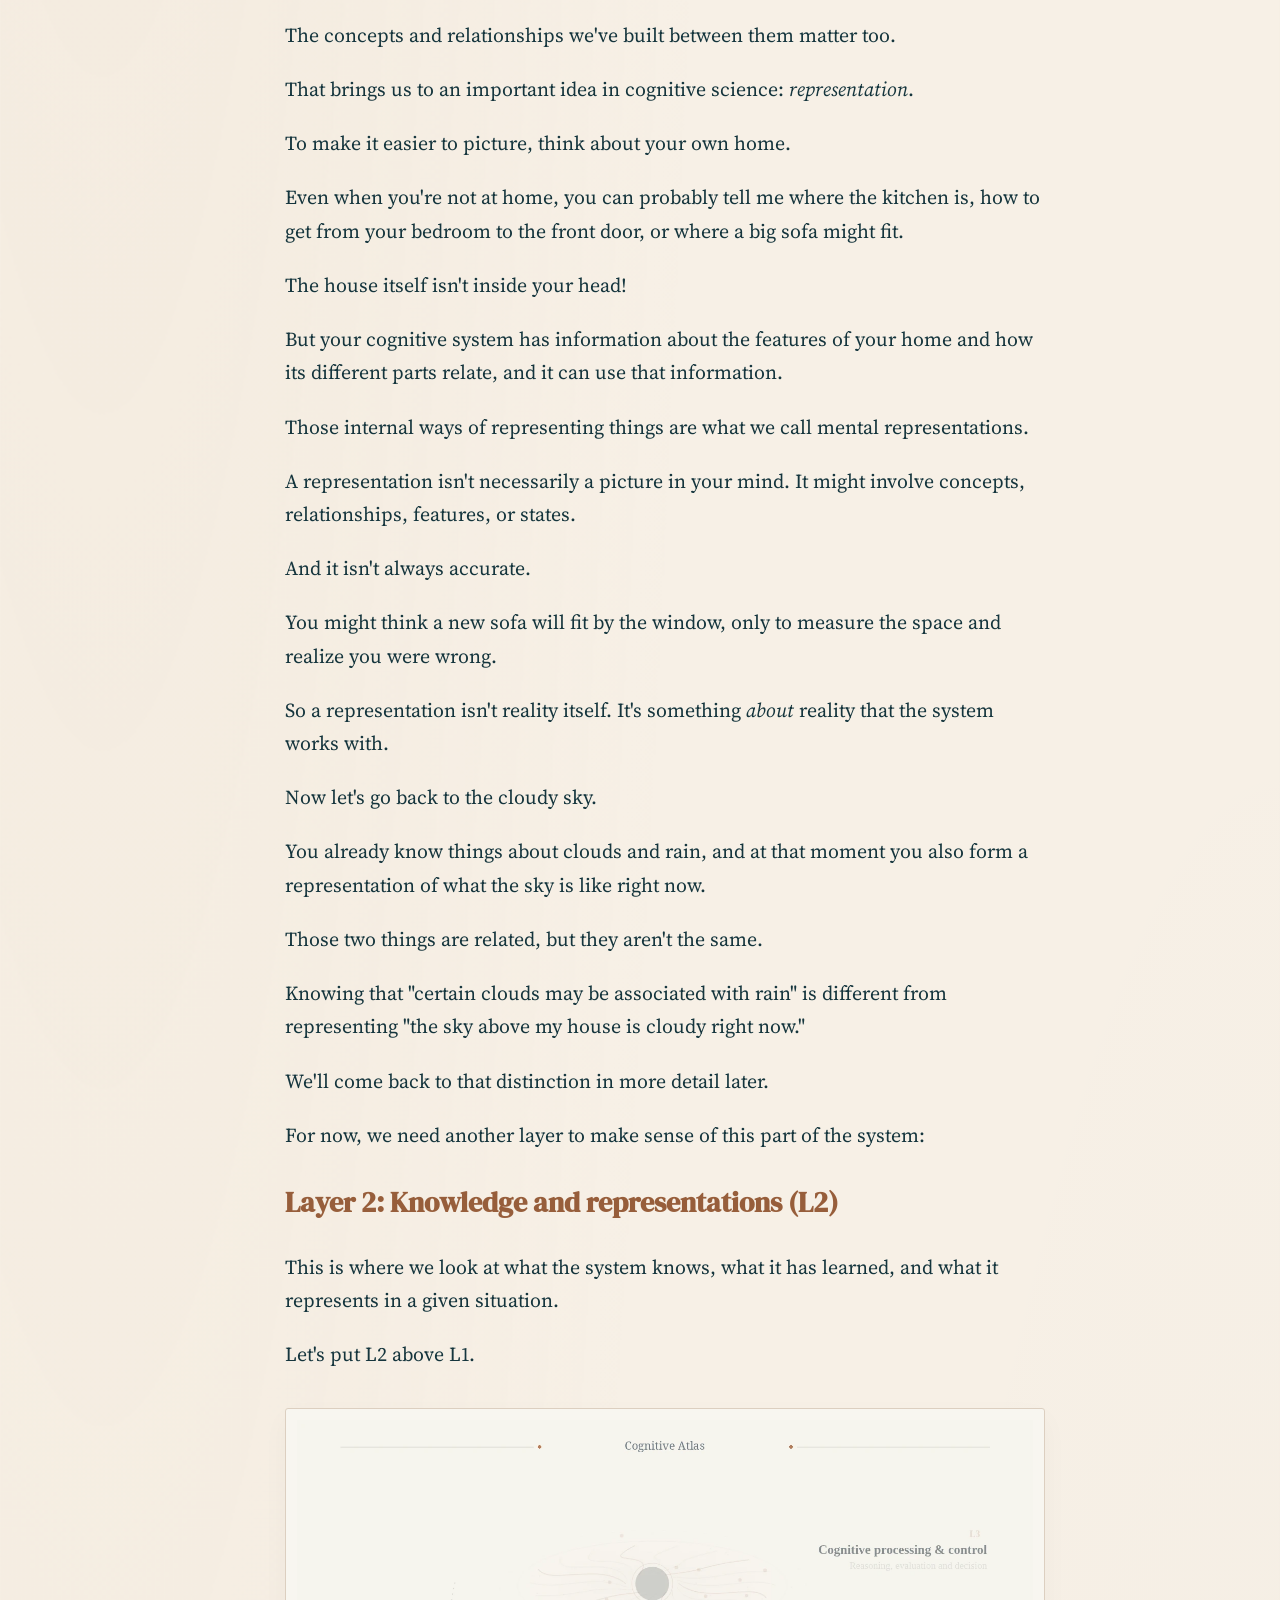
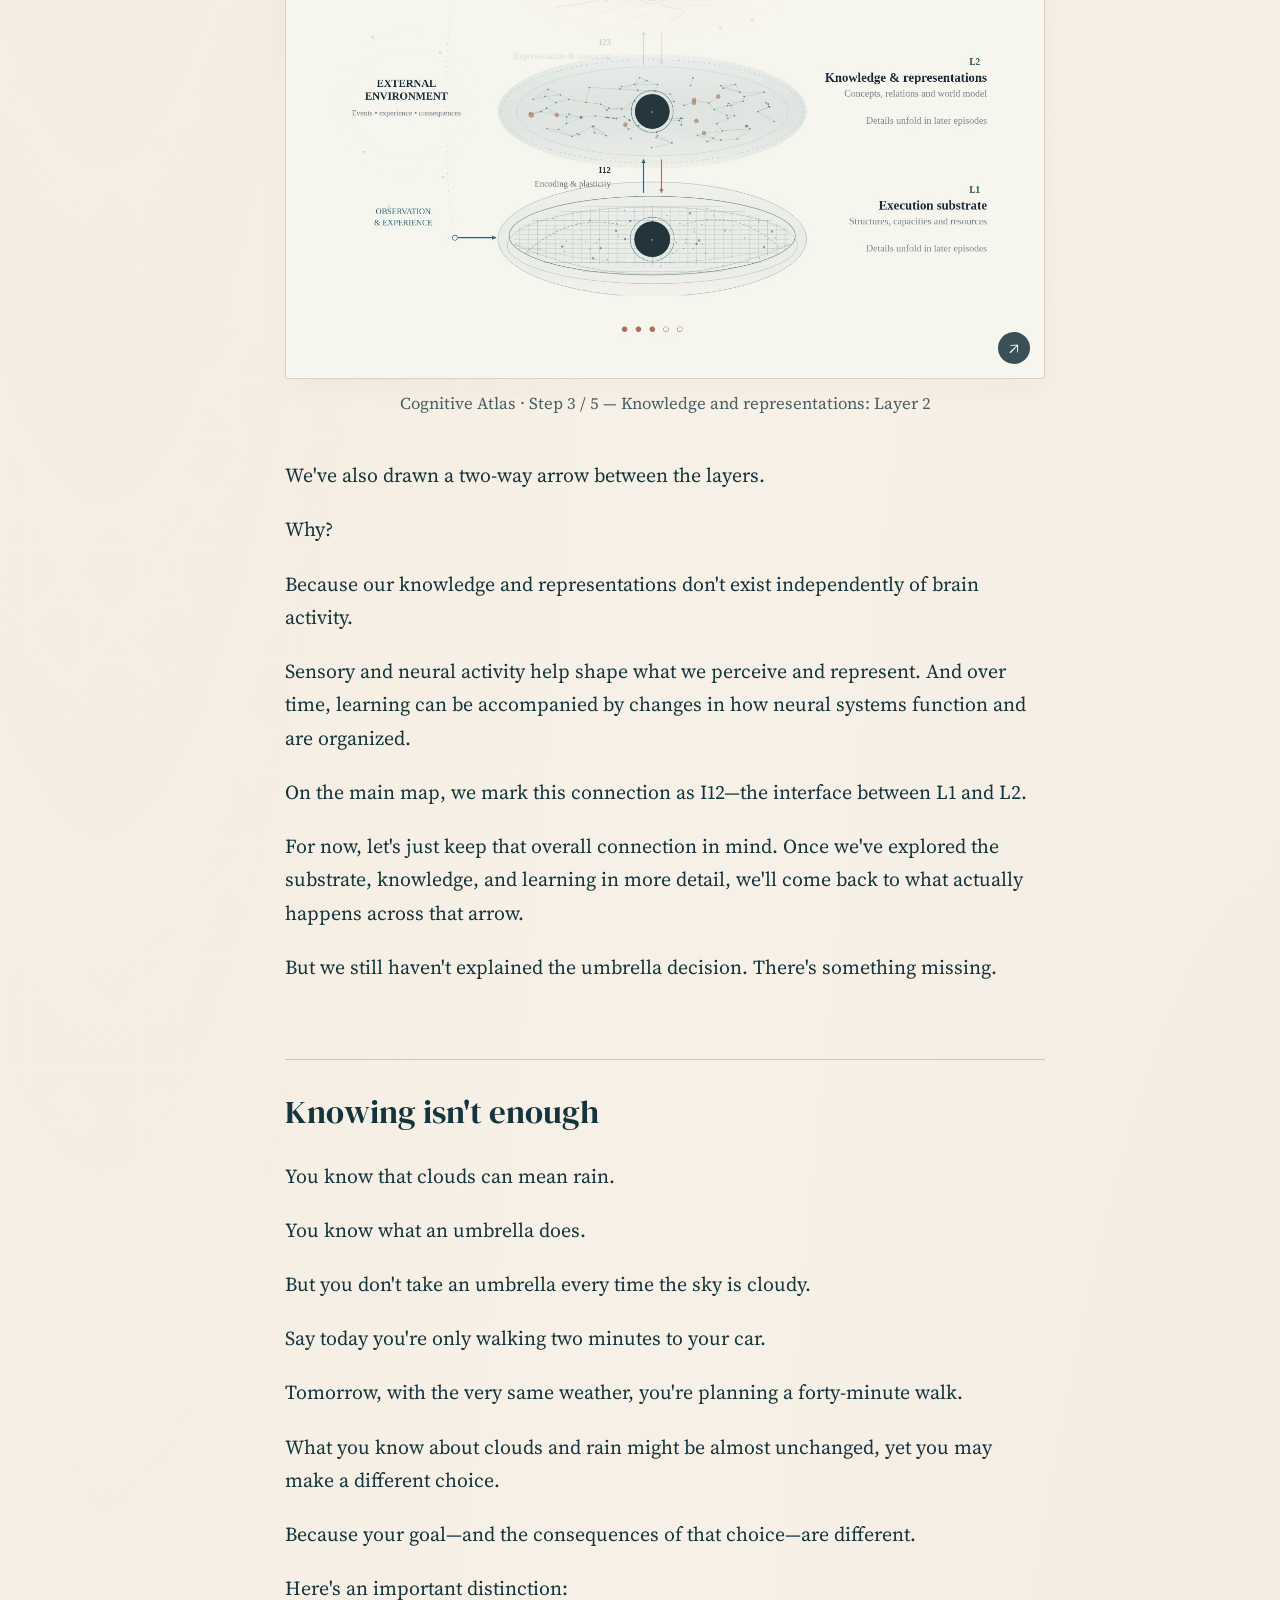
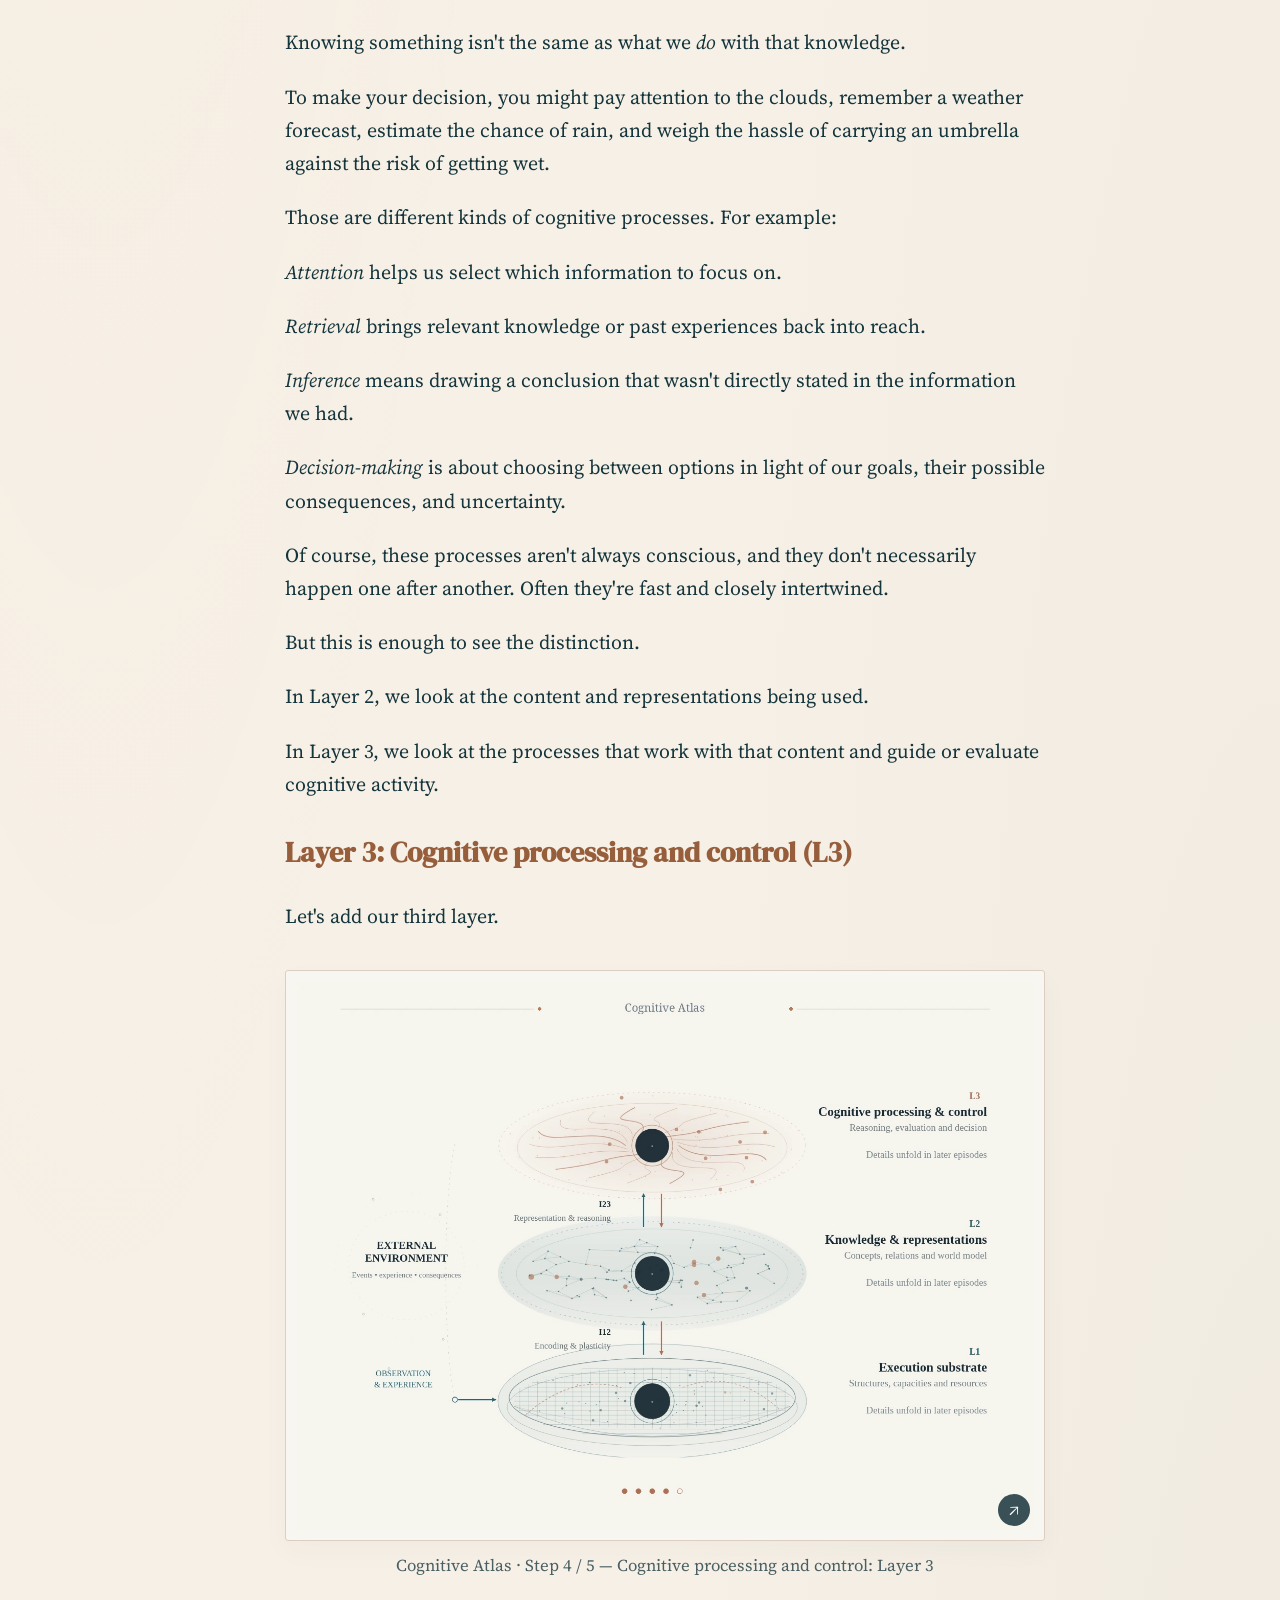
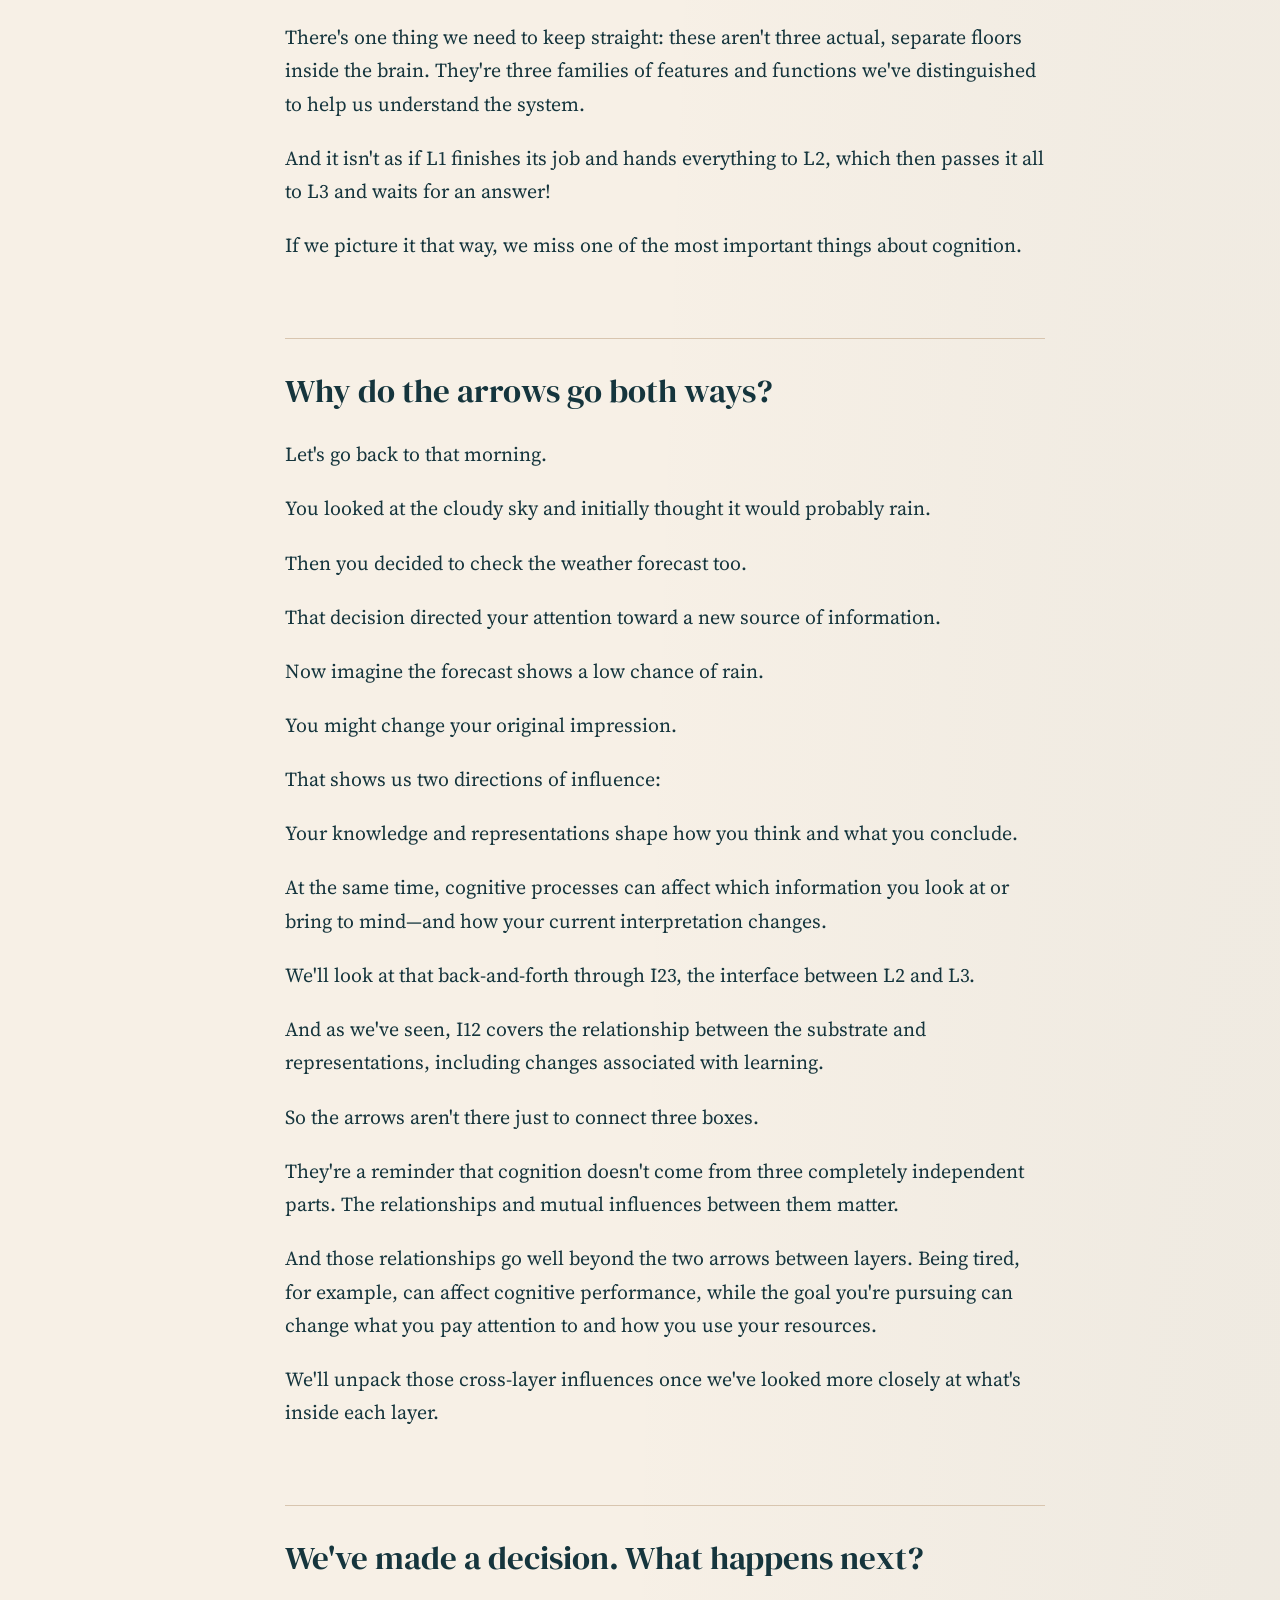
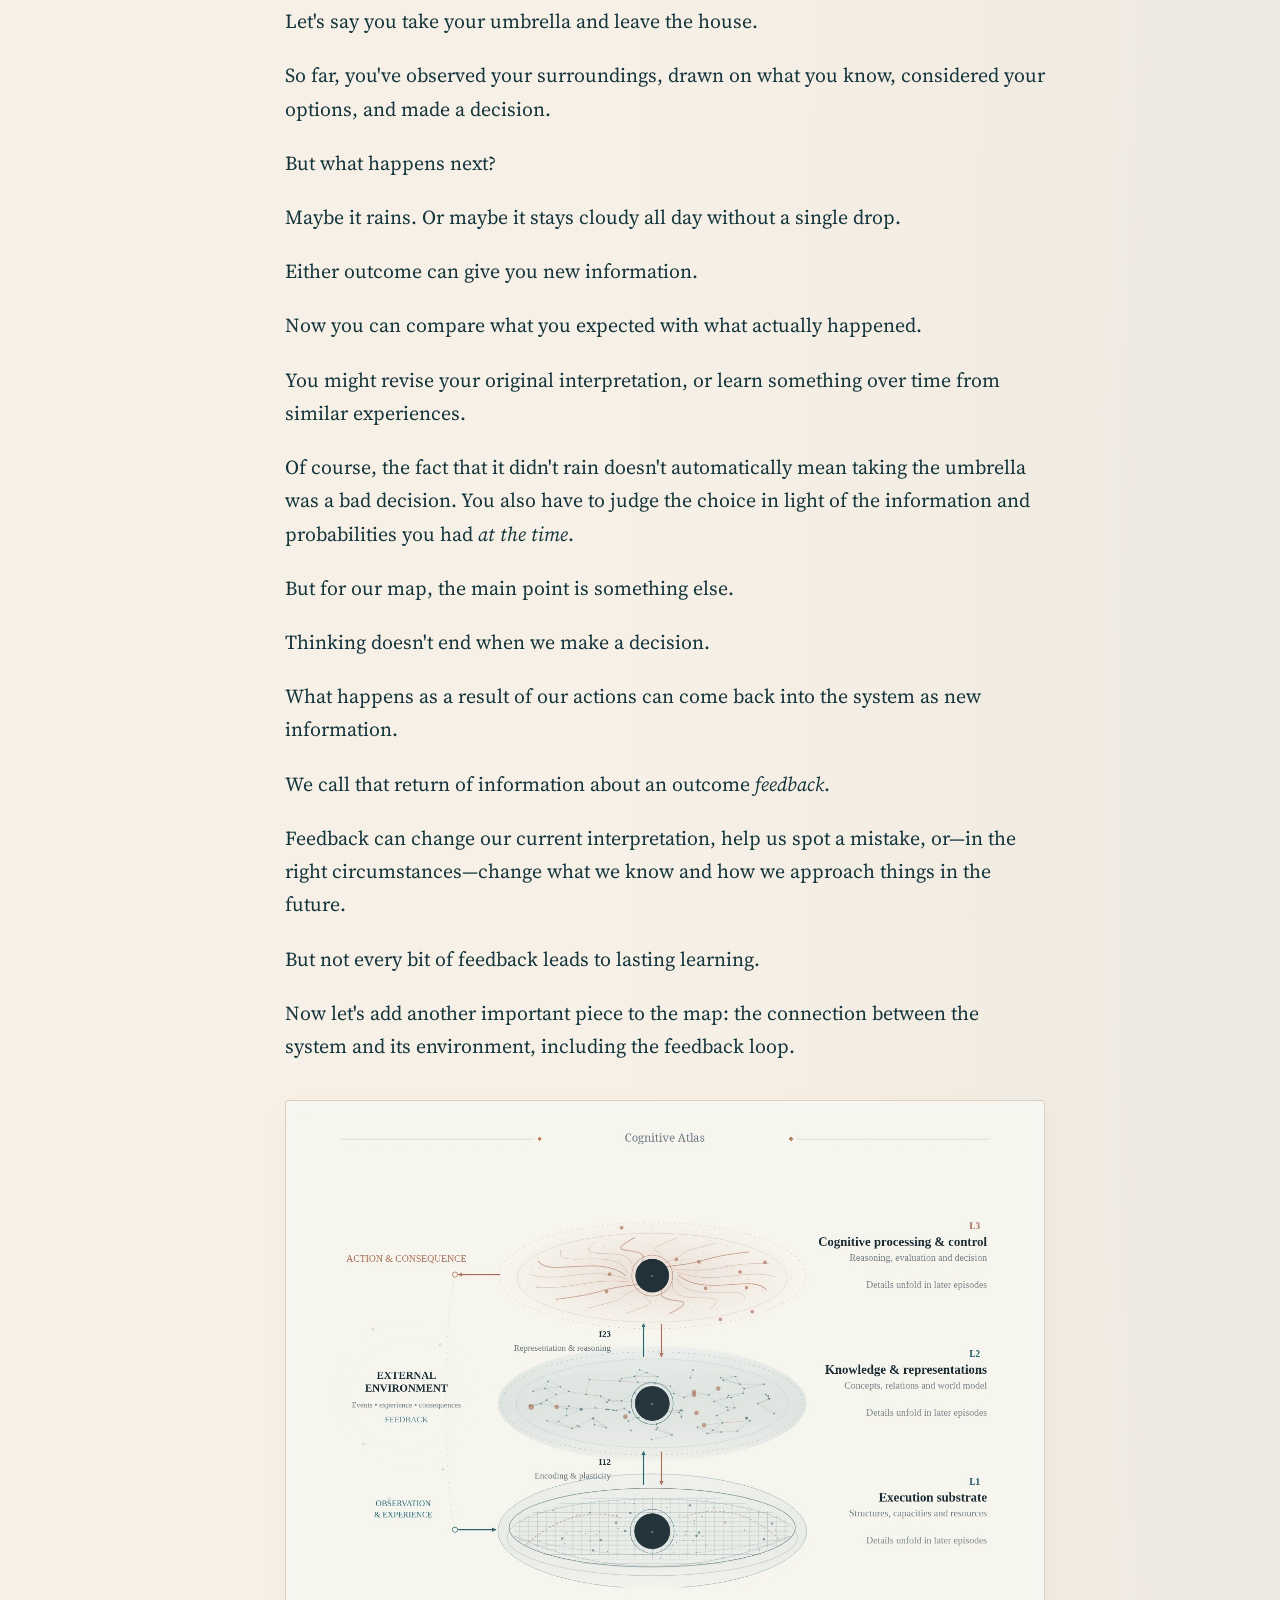
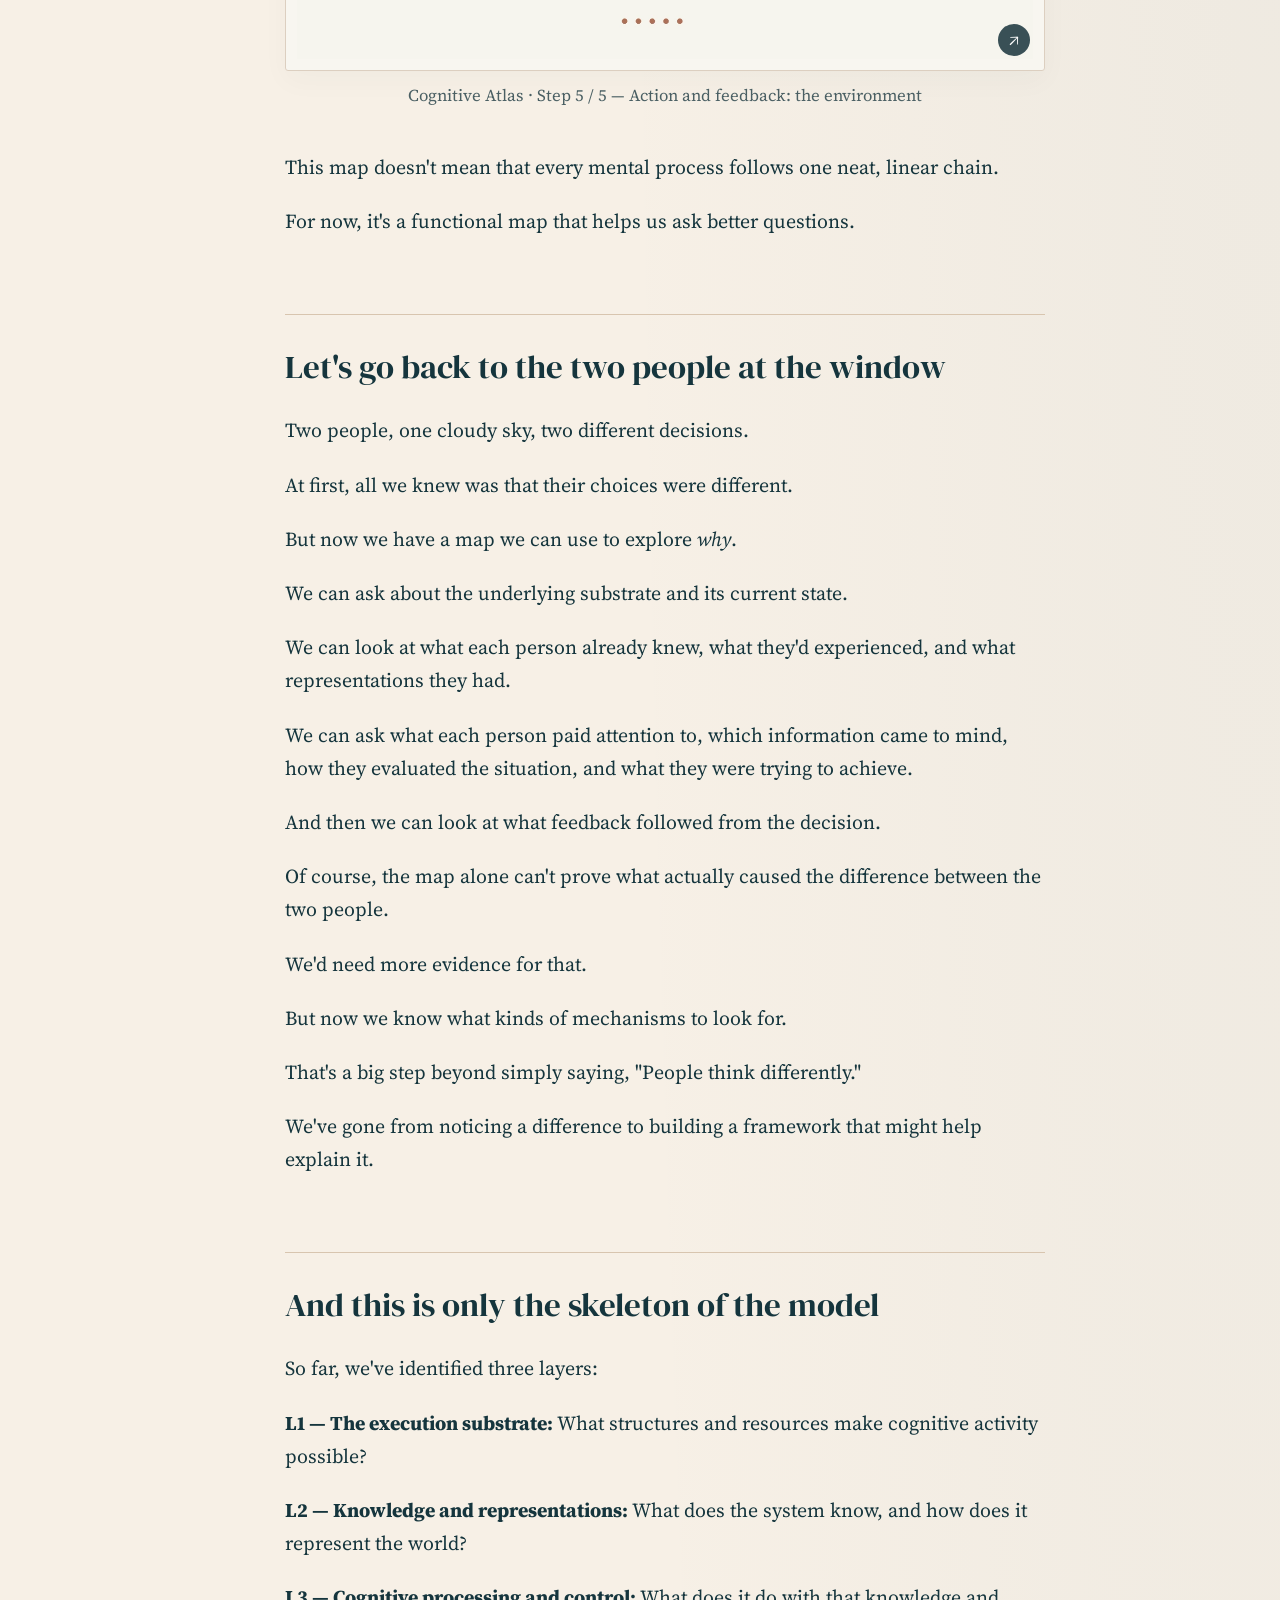
<file: share/episode-02-en.html>
<!DOCTYPE html><html lang="en" dir="ltr"><head>
<meta charset="utf-8"><meta name="viewport" content="width=device-width, initial-scale=1">
<title>One Sky, Two Decisions | From Information to Society</title><meta name="description" content="This time, we&#x27;re looking at what happens between seeing a cloudy sky and making a choice.">
<link rel="canonical" href="https://rghba.github.io/from-information-to-society/share/episode-02-en.html">
<meta property="og:type" content="article"><meta property="og:site_name" content="From Information to Society">
<meta property="og:locale" content="en_US">
<meta property="og:title" content="One Sky, Two Decisions | From Information to Society"><meta property="og:description" content="This time, we&#x27;re looking at what happens between seeing a cloudy sky and making a choice.">
<meta property="og:url" content="https://rghba.github.io/from-information-to-society/share/episode-02-en.html"><meta property="og:image" content="https://rghba.github.io/from-information-to-society/assets/episodes/02/poster-en.png">
<meta property="og:image:width" content="1122"><meta property="og:image:height" content="1402">
<meta name="twitter:card" content="summary_large_image">
<meta name="twitter:title" content="One Sky, Two Decisions | From Information to Society"><meta name="twitter:description" content="This time, we&#x27;re looking at what happens between seeing a cloudy sky and making a choice."><meta name="twitter:image" content="https://rghba.github.io/from-information-to-society/assets/episodes/02/poster-en.png">
<meta http-equiv="refresh" content="0; url=../#/episode/02/en">
<script>location.replace('../#/episode/02/en');</script>
</head><body><p><a href="../#/episode/02/en">One Sky, Two Decisions</a></p></body></html>
</file>
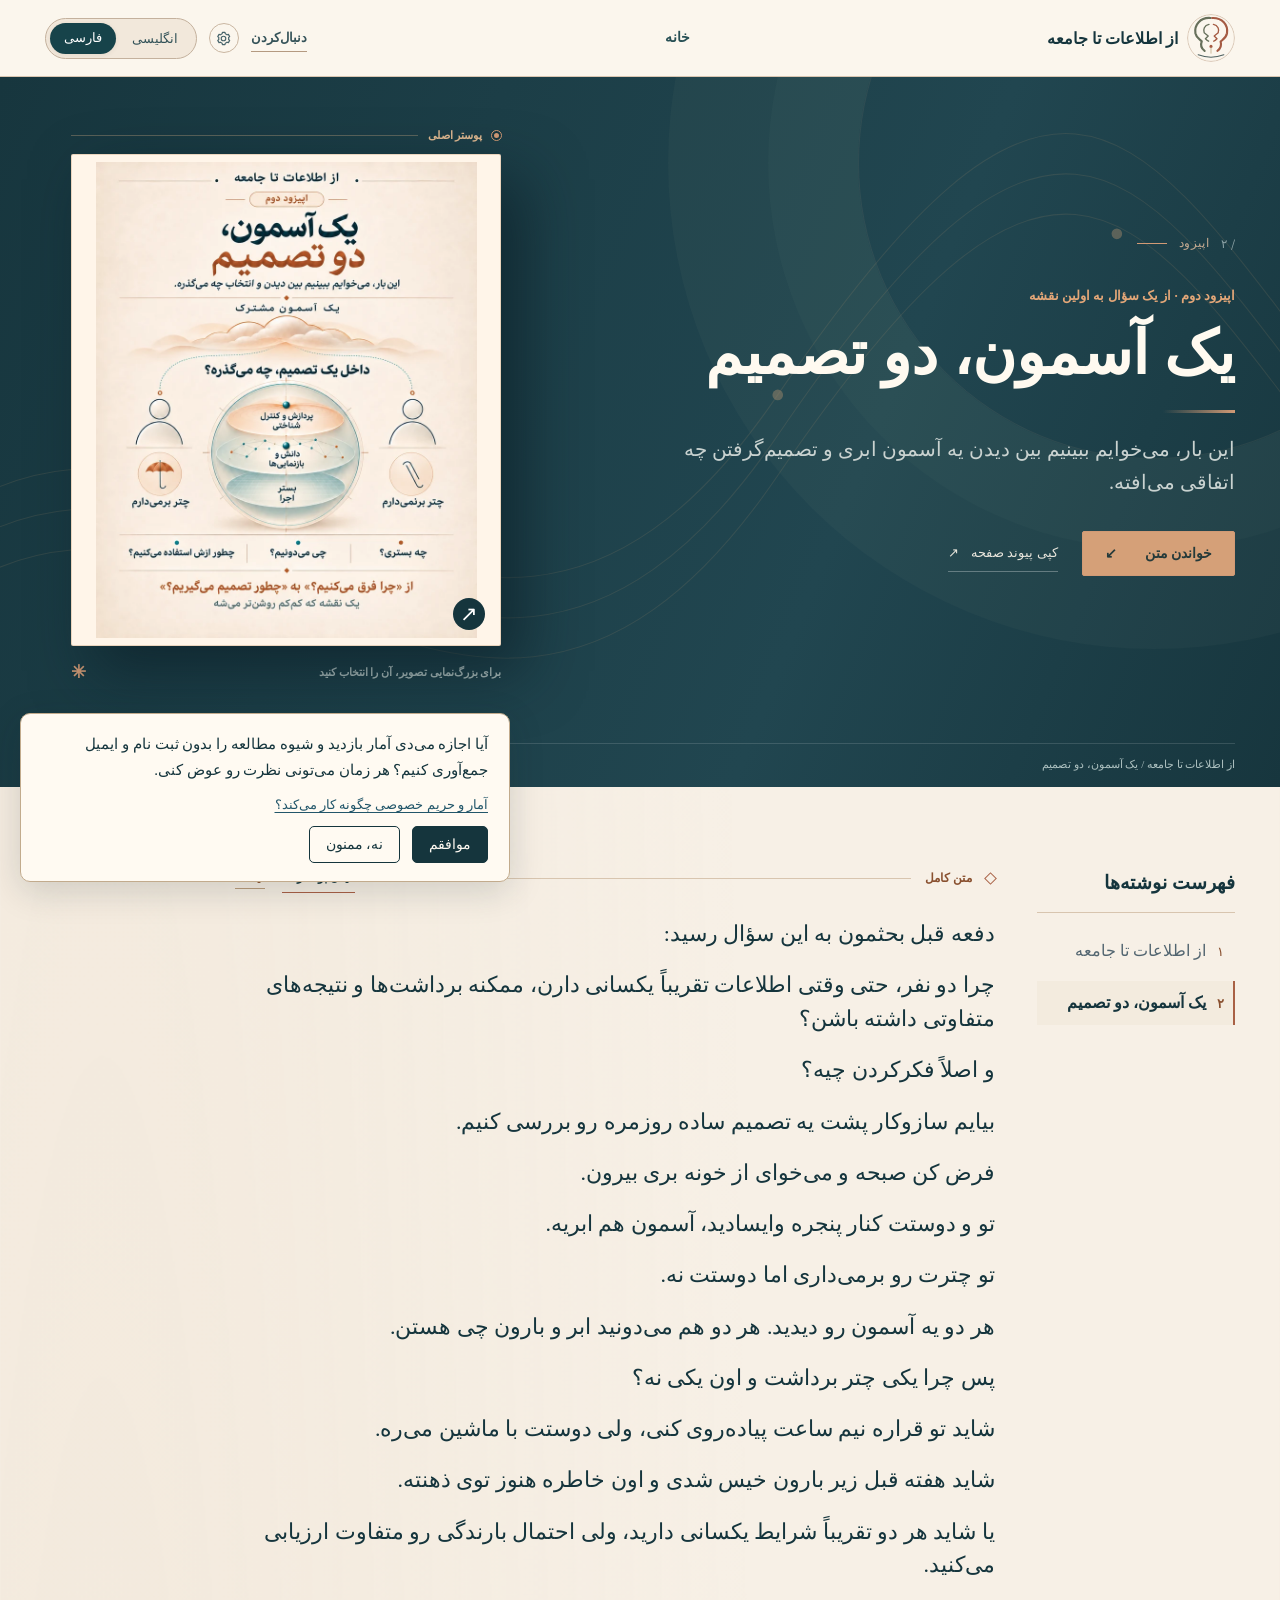
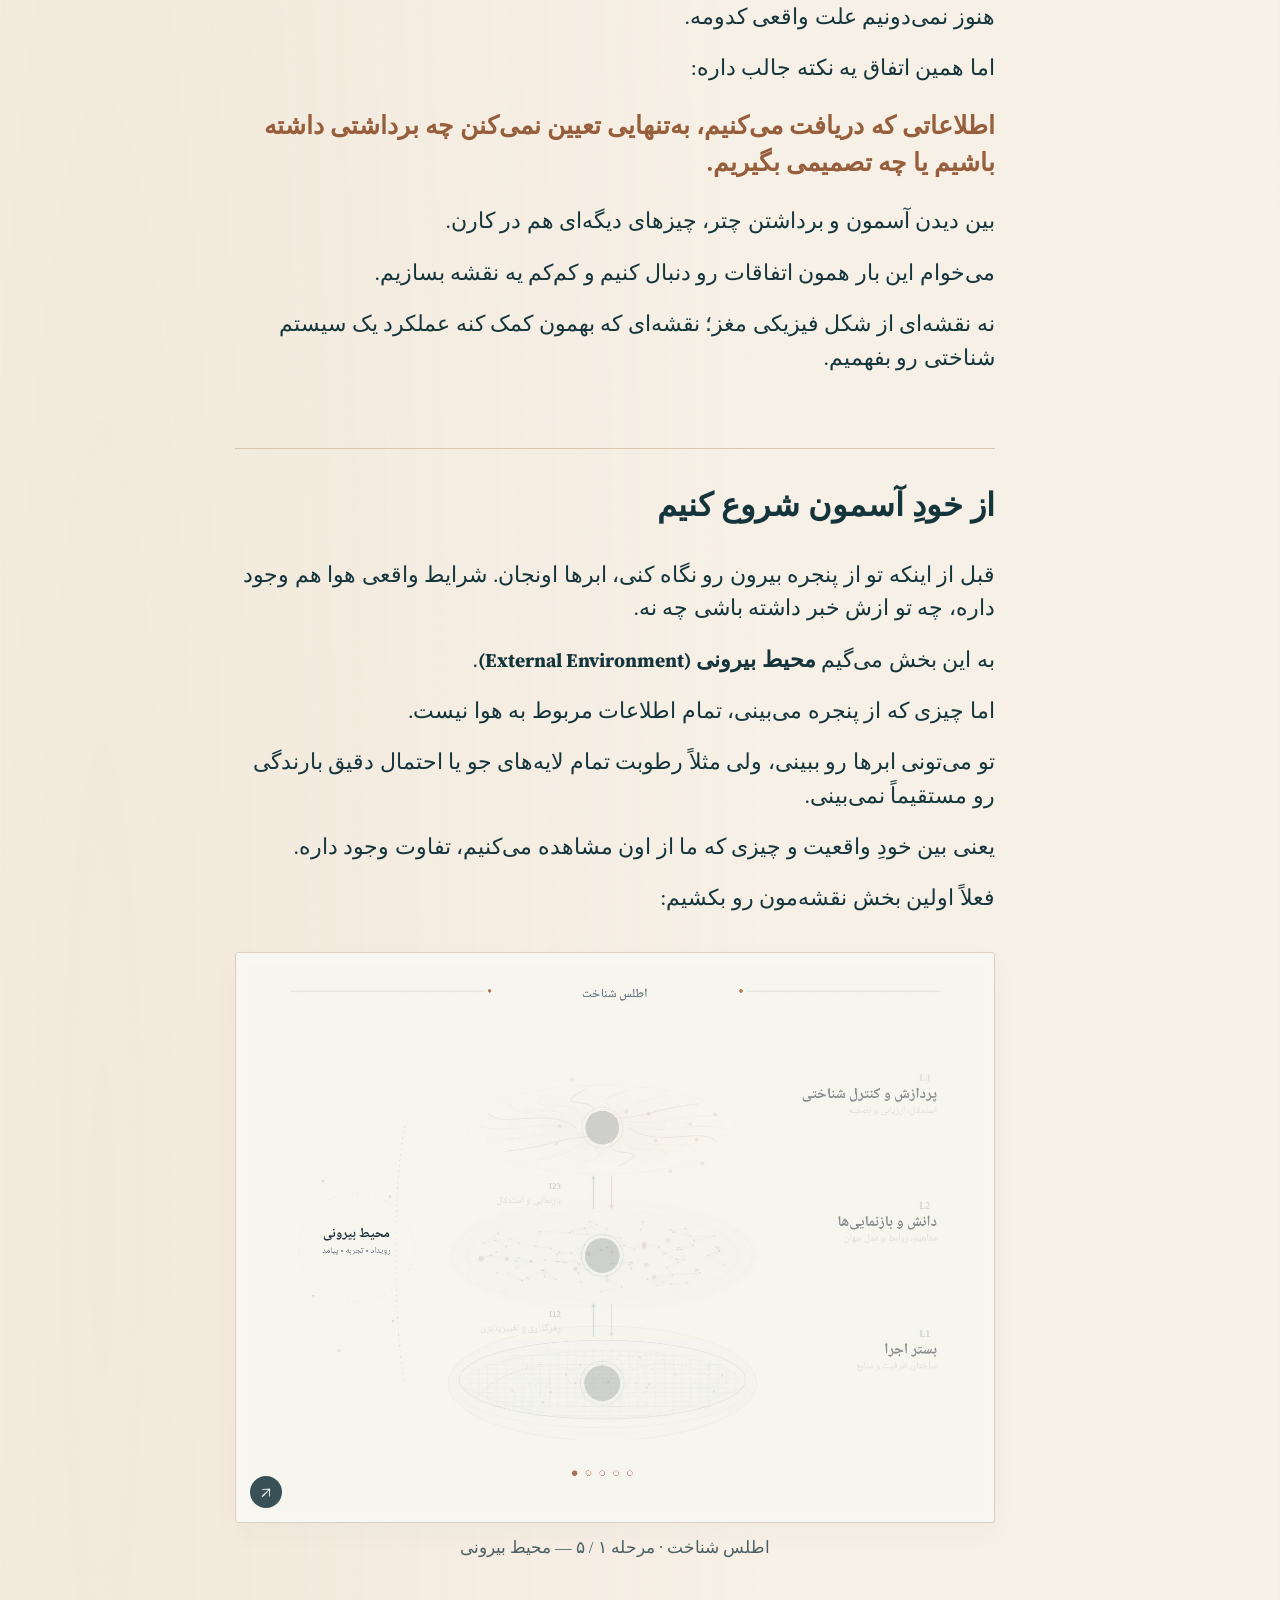
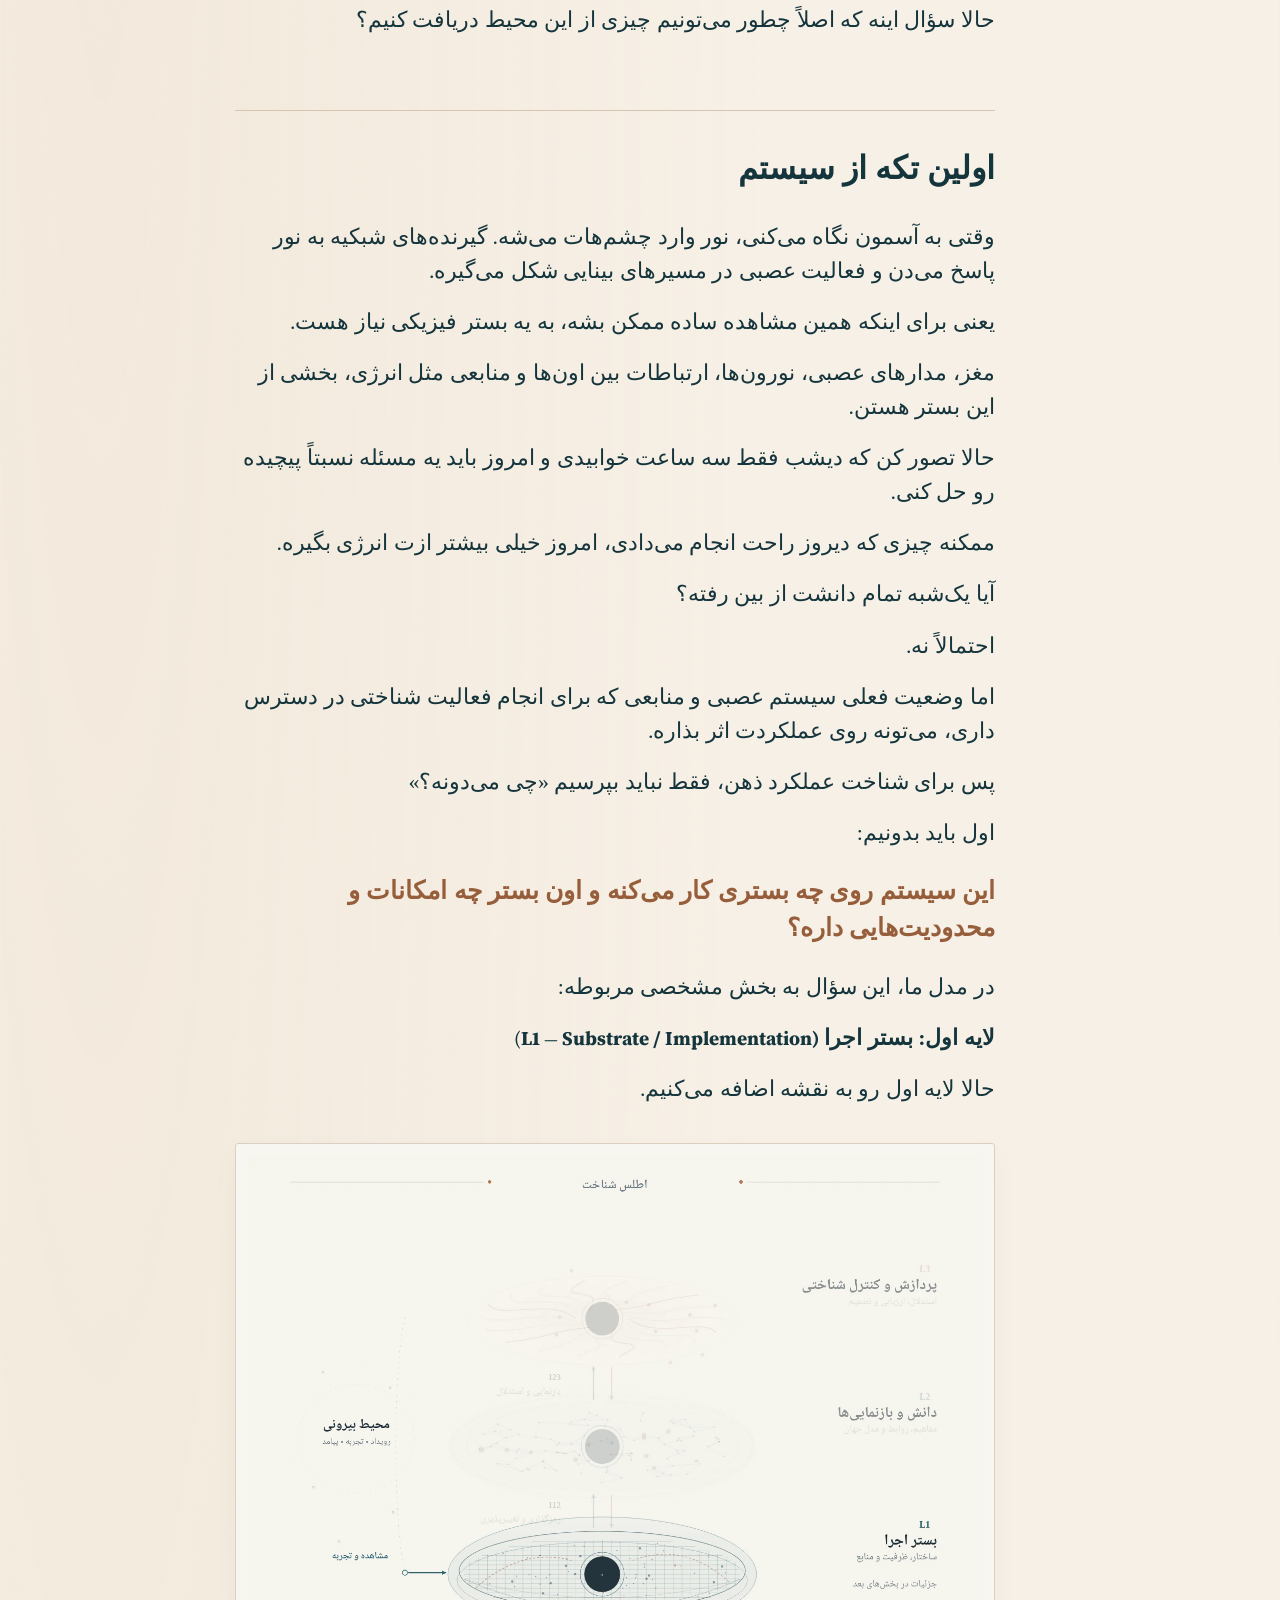
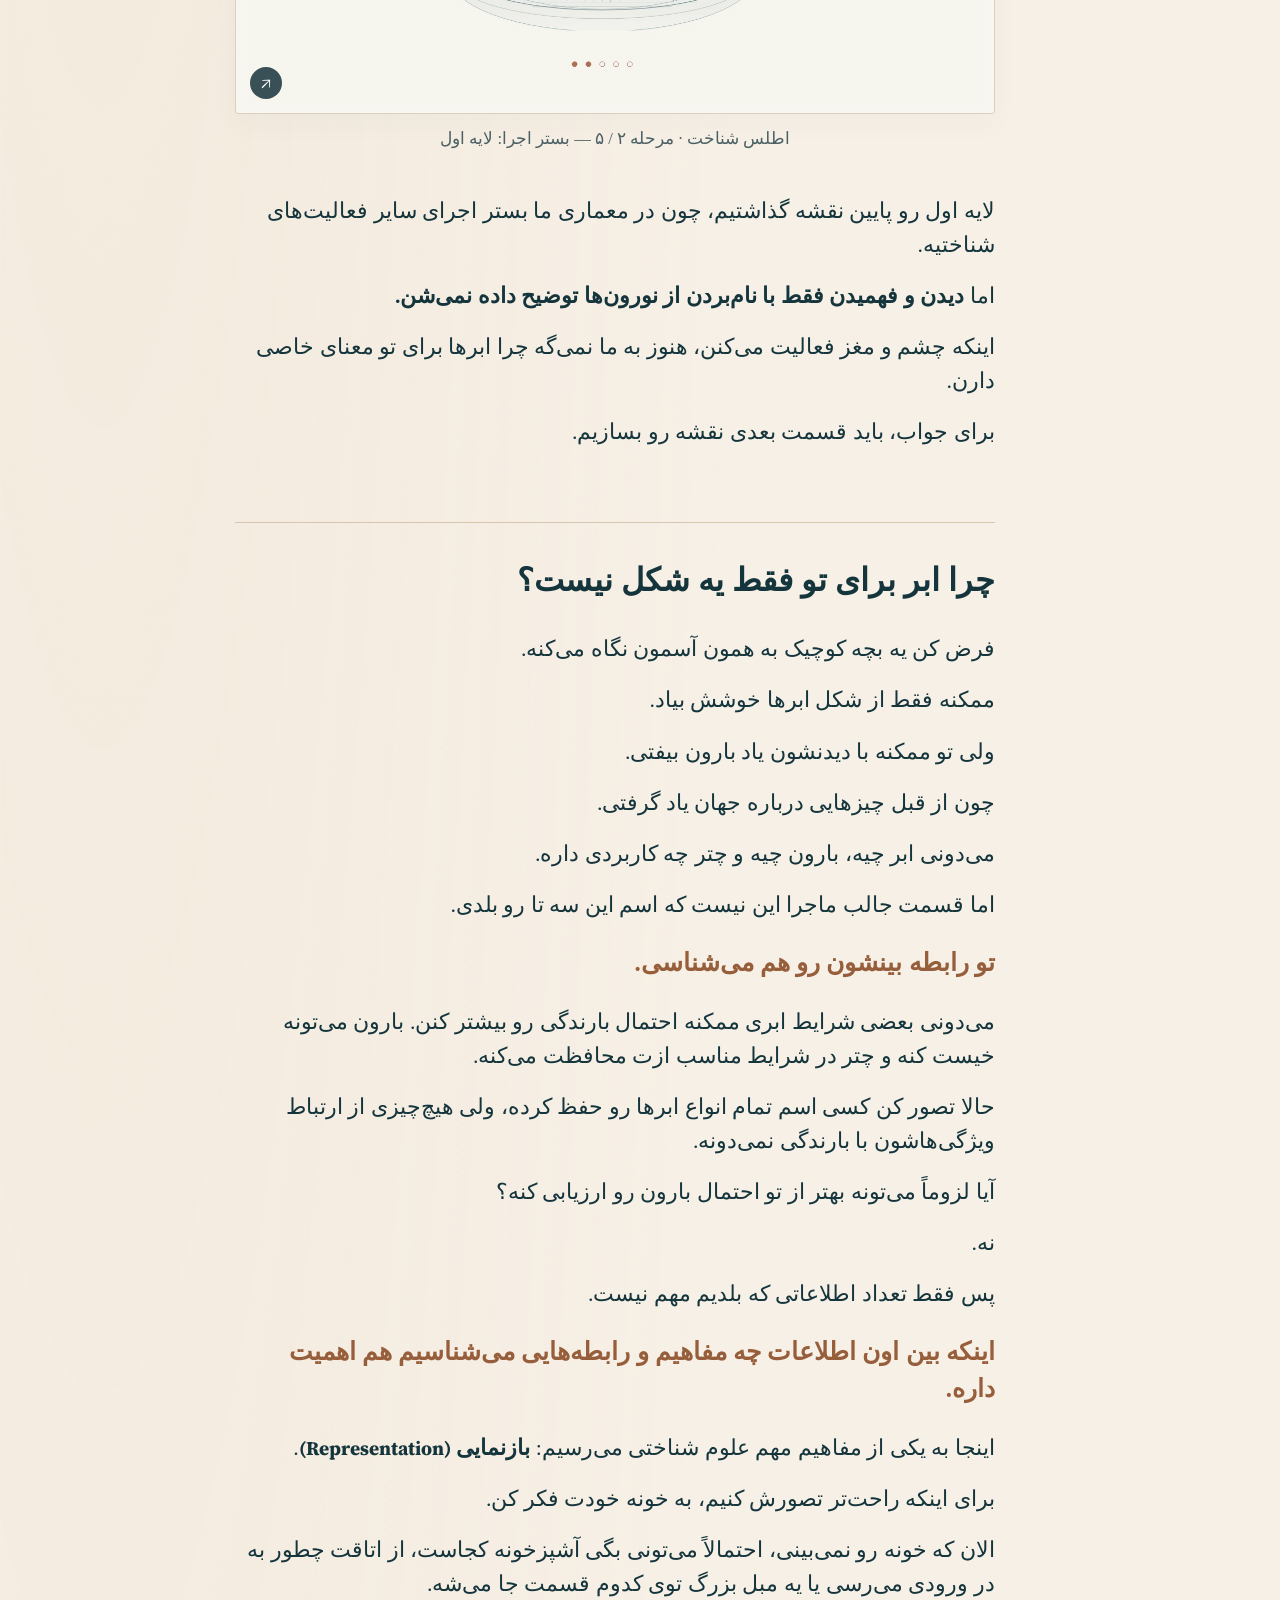
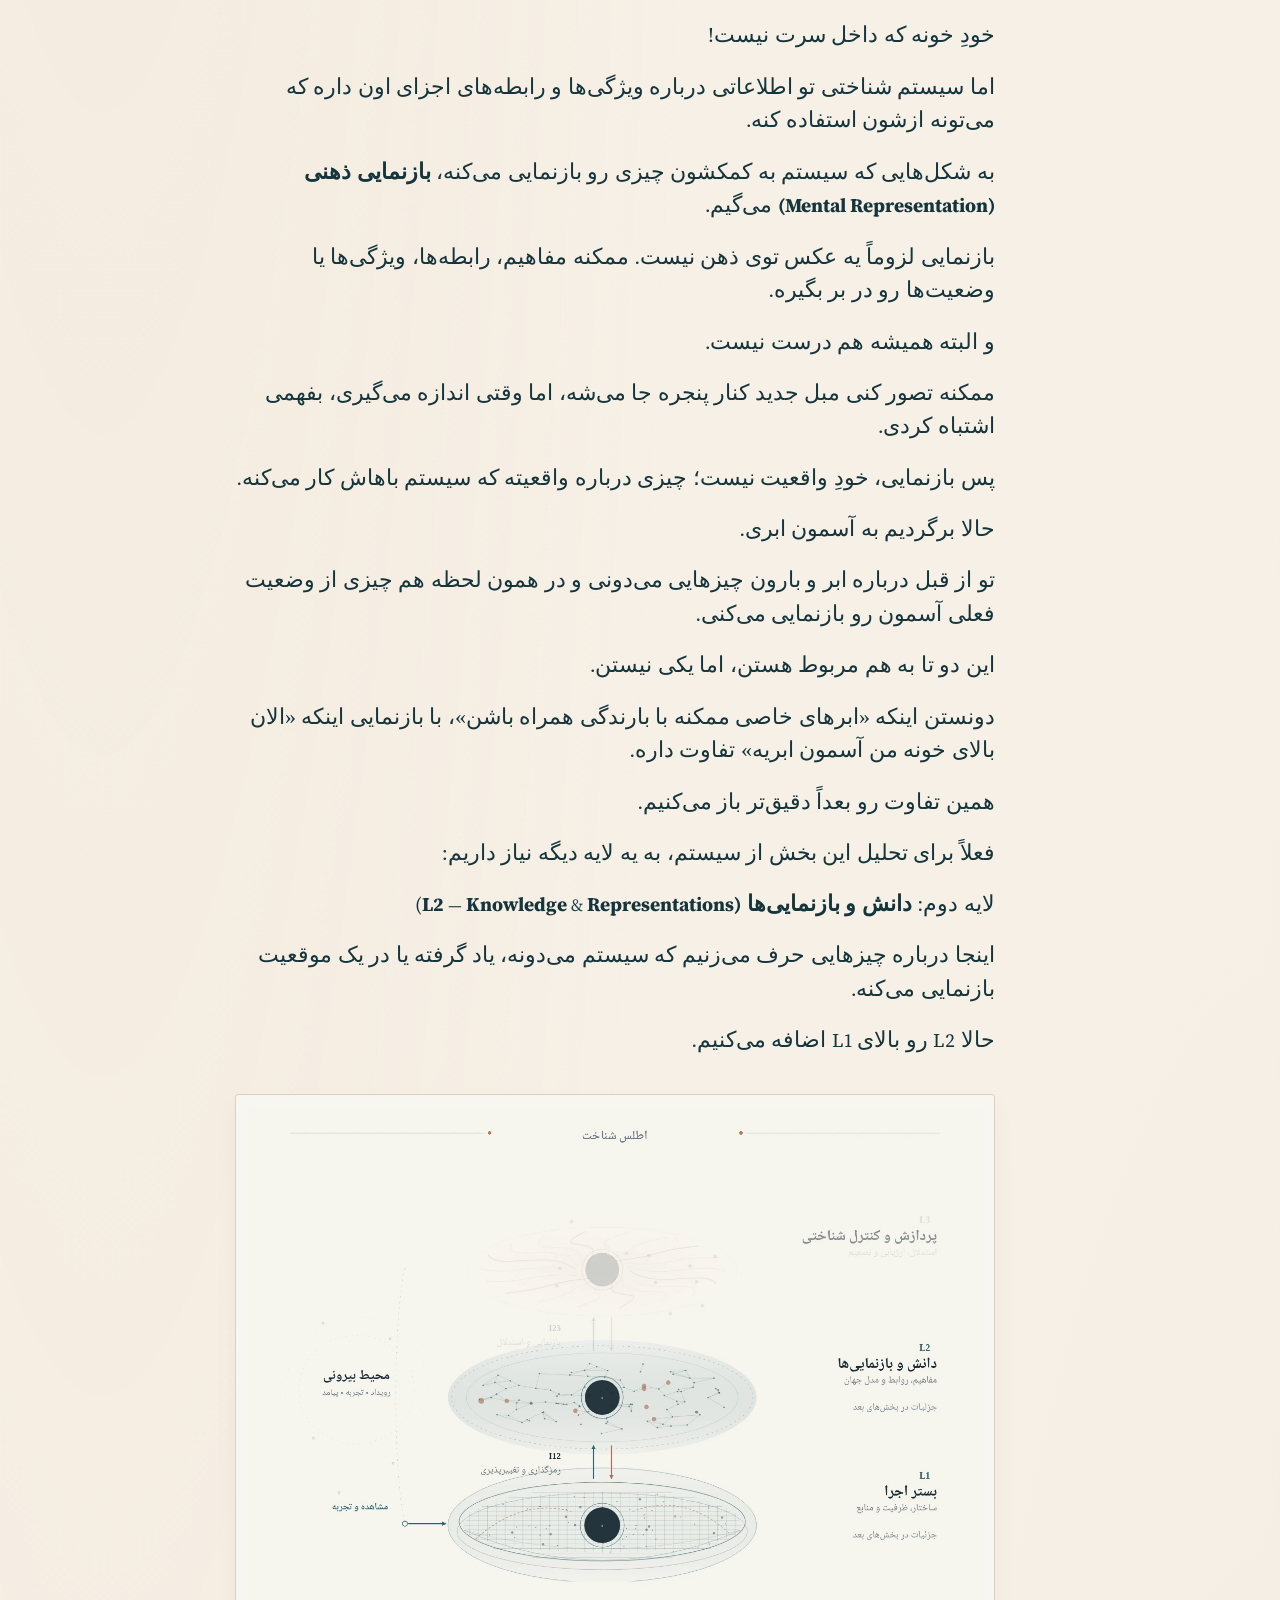
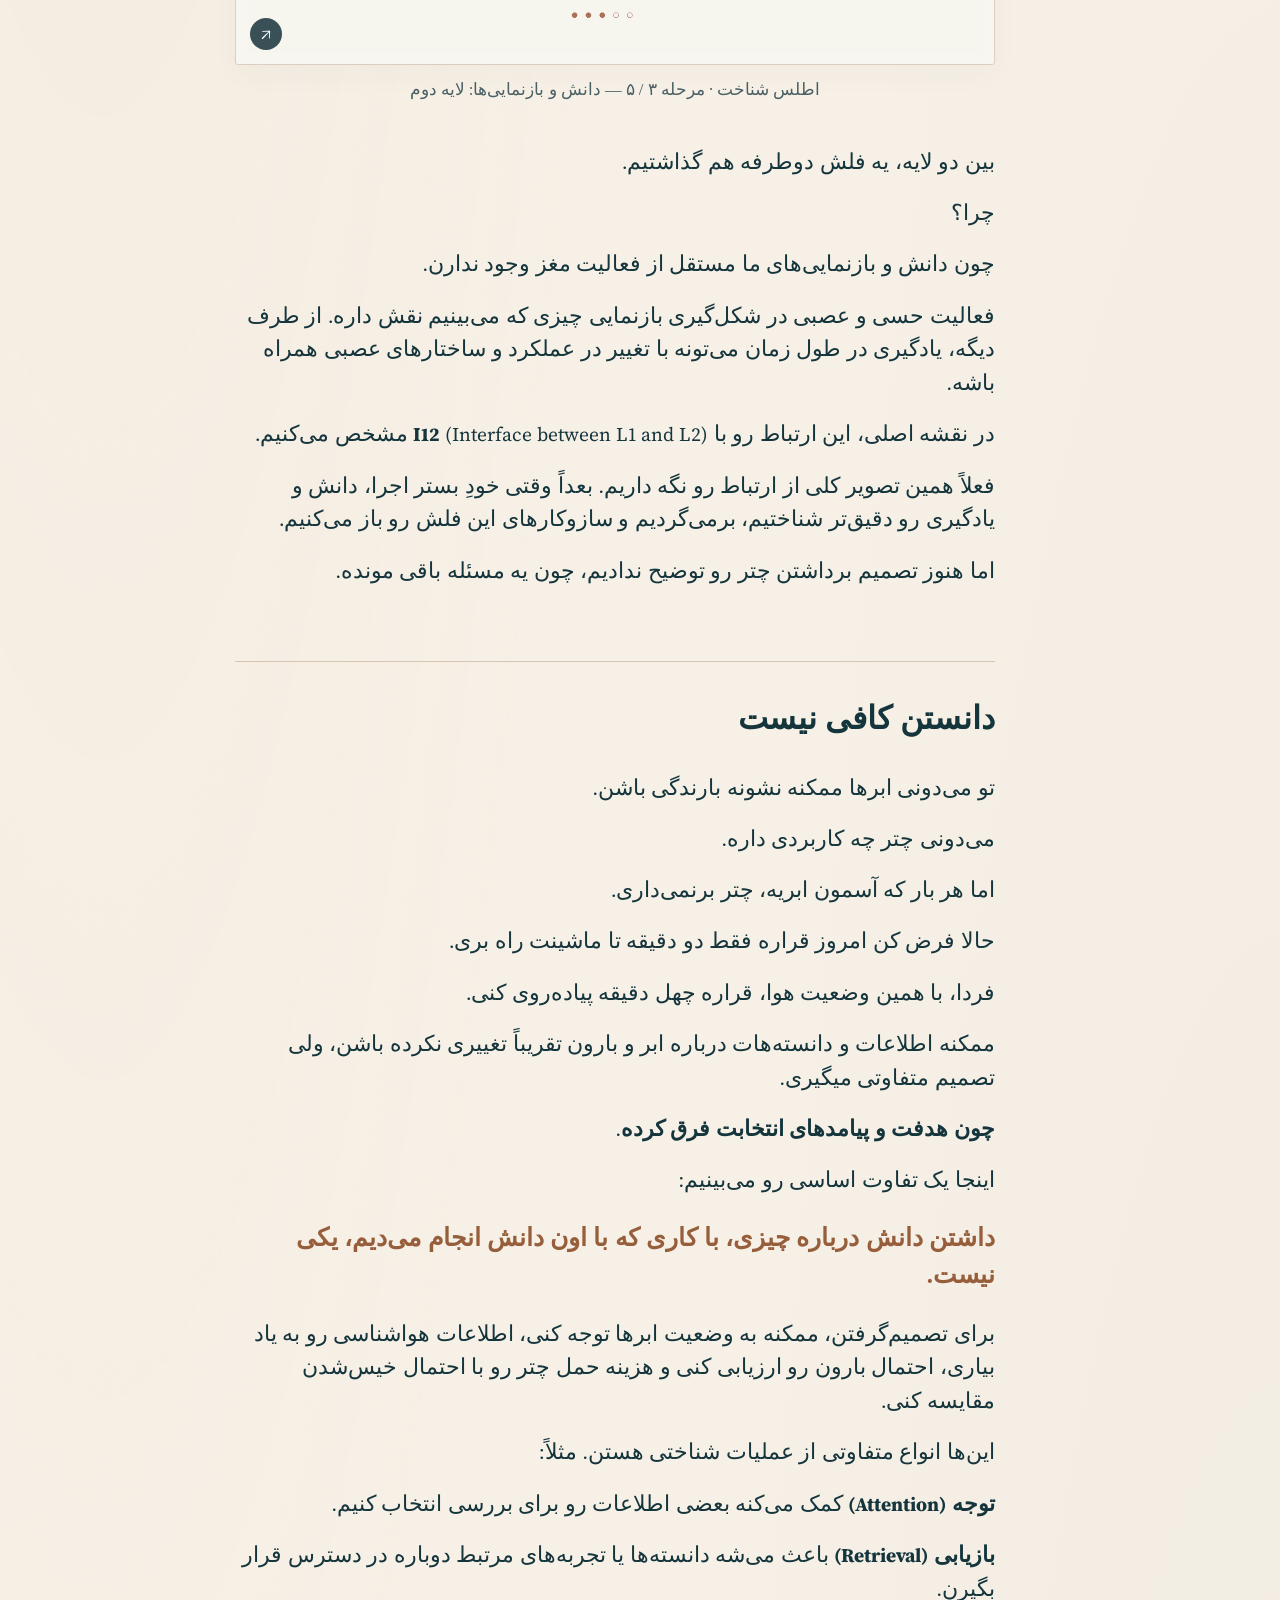
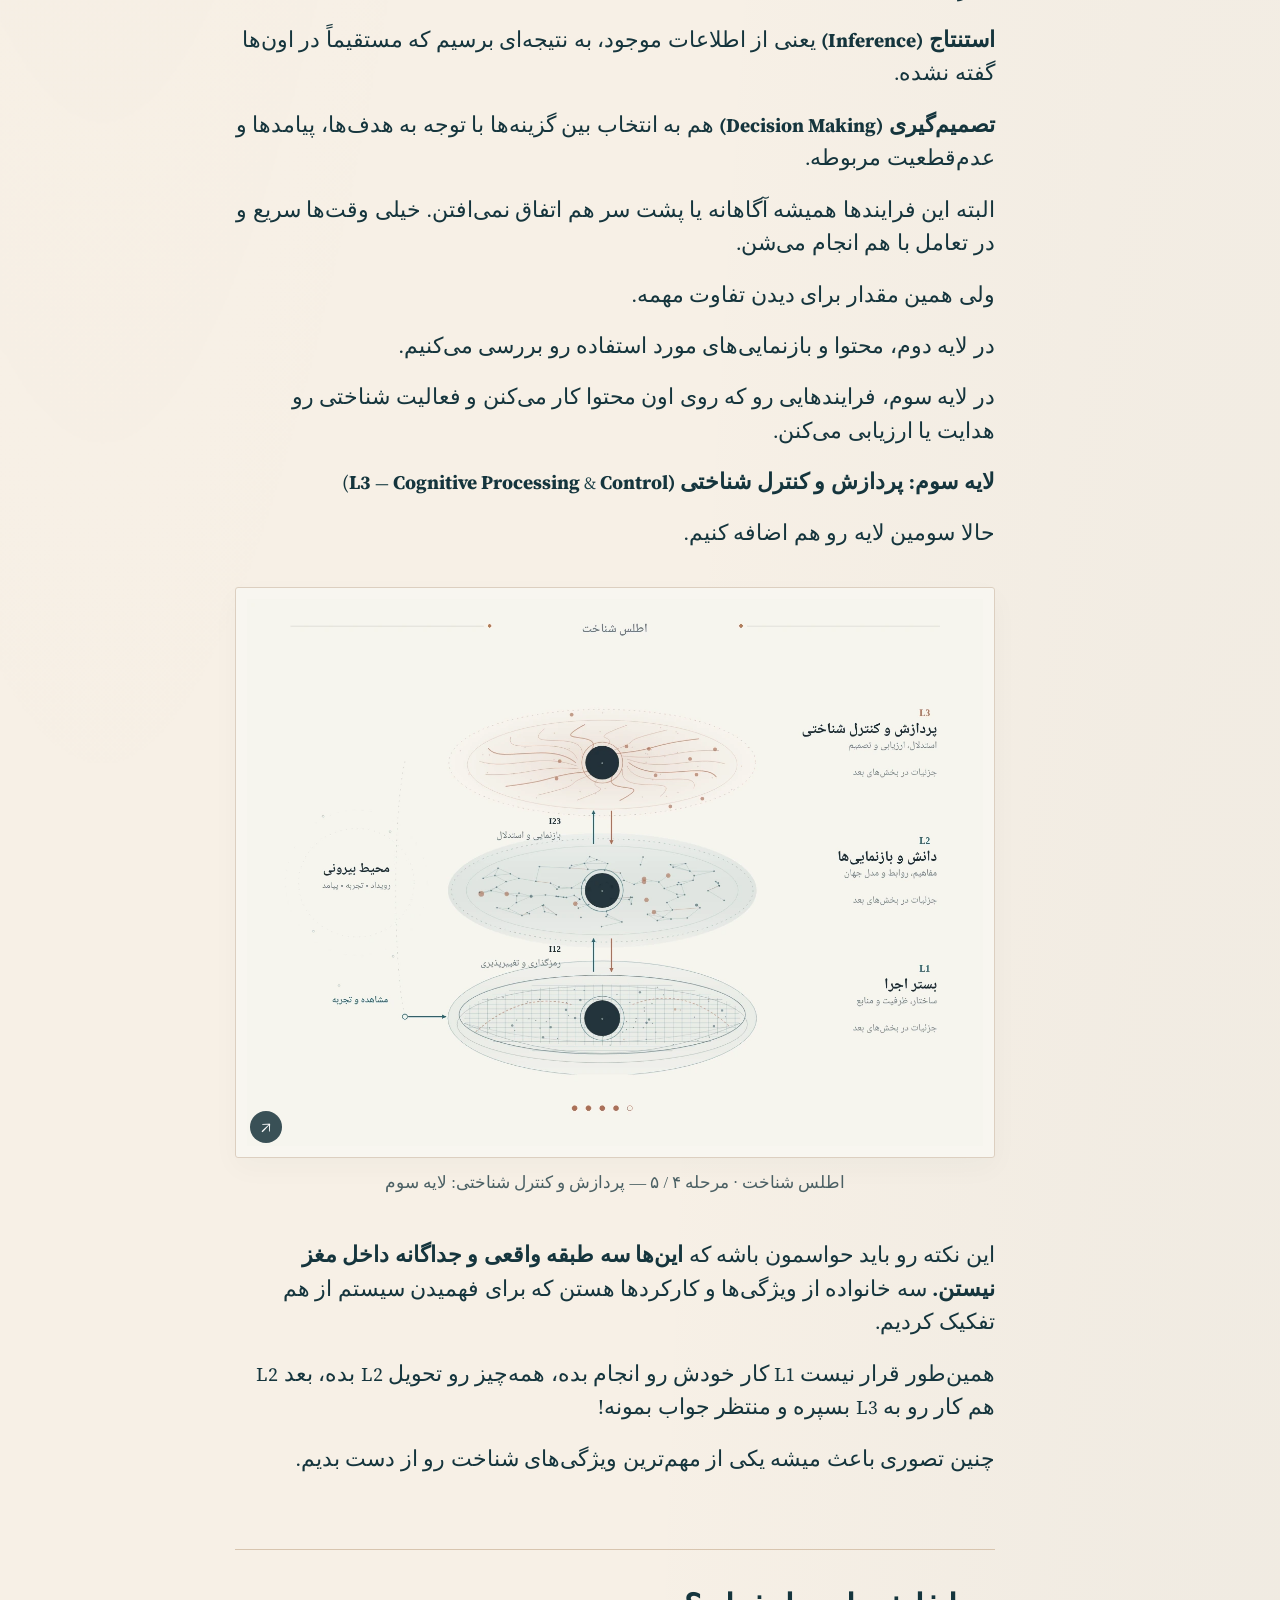
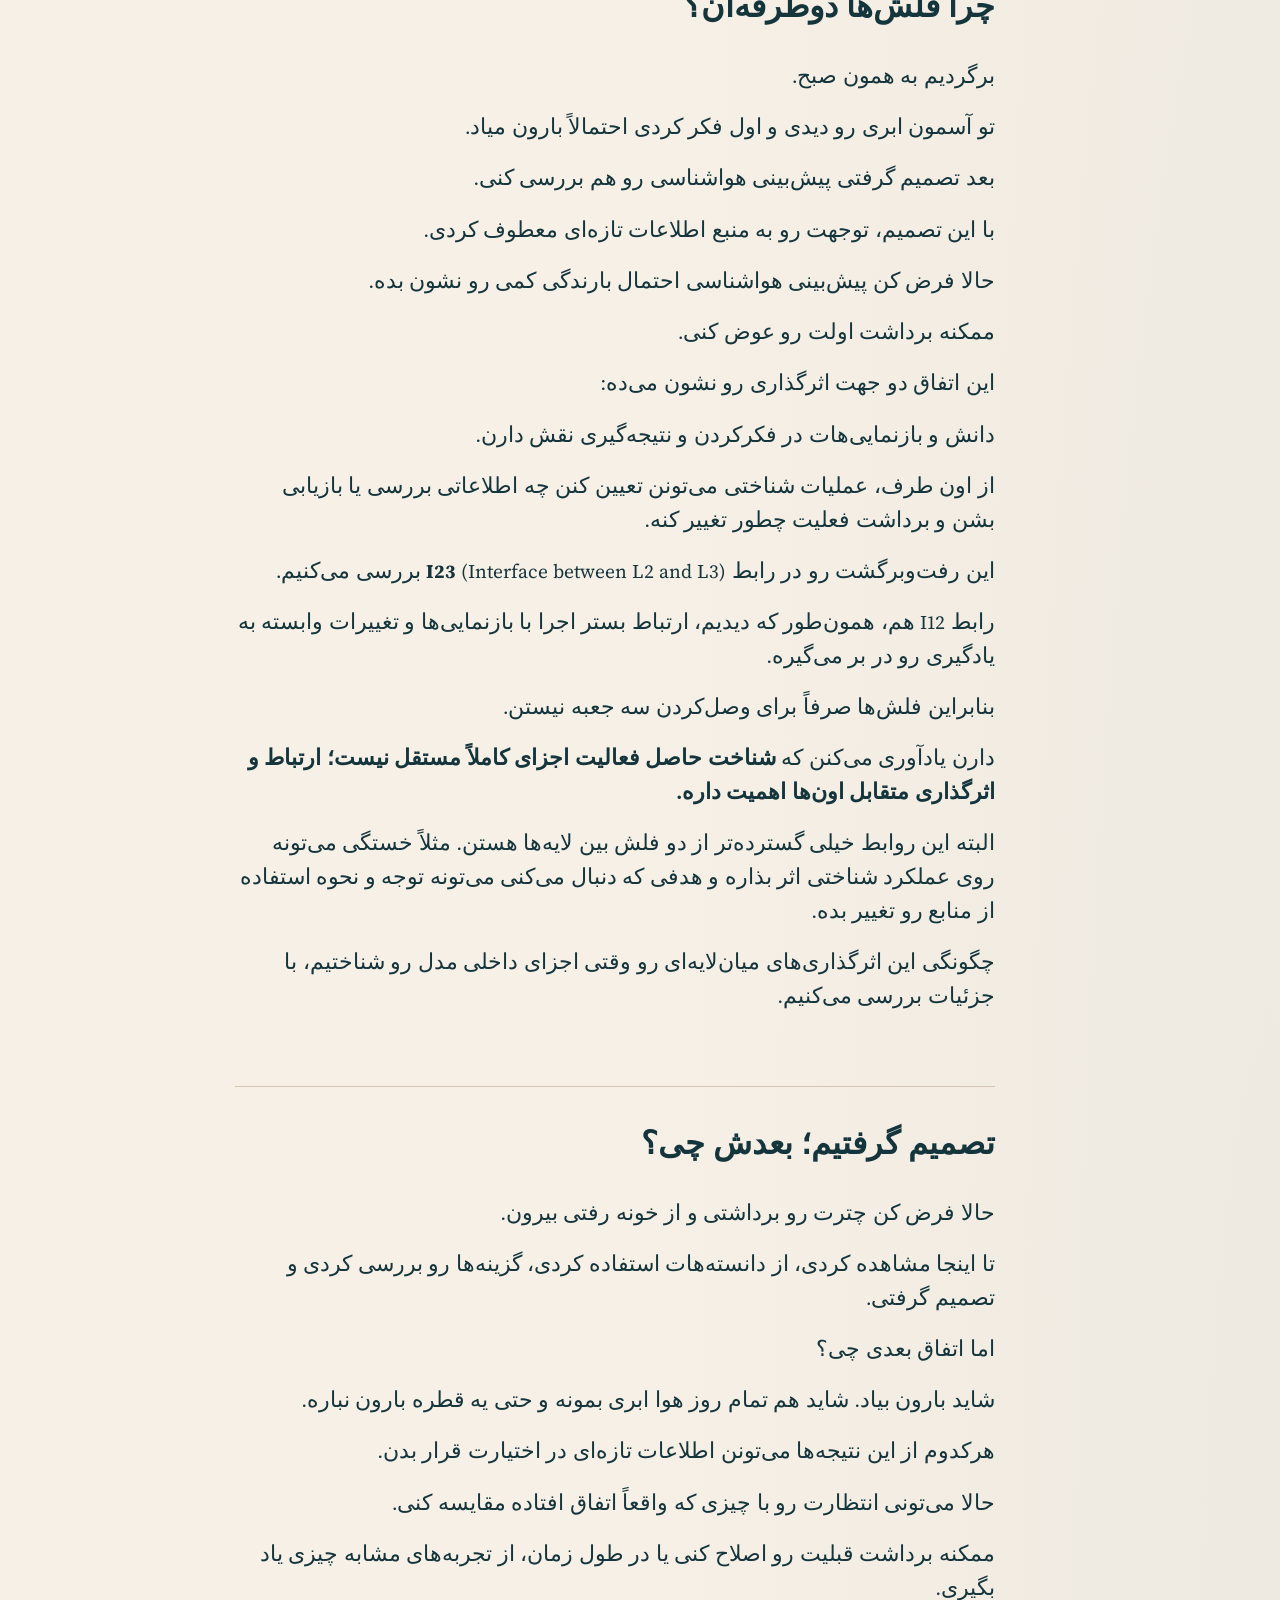
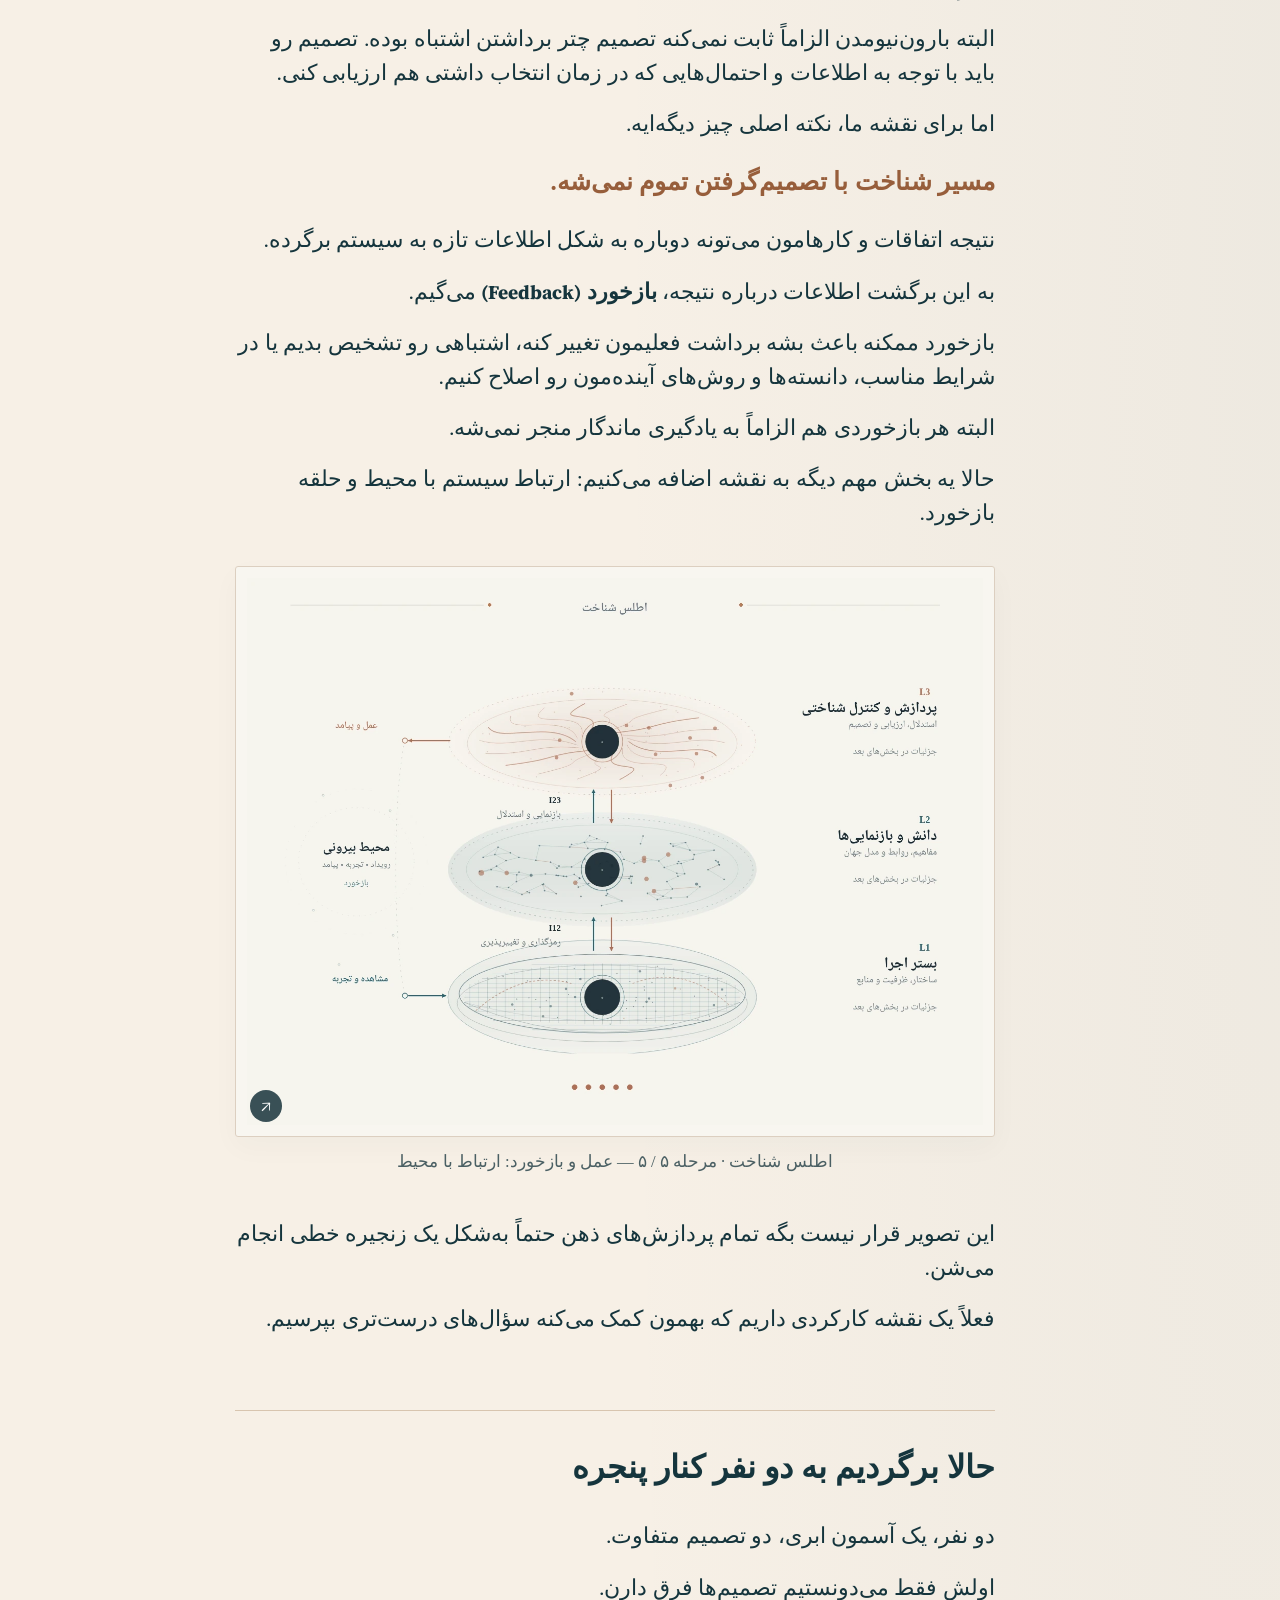
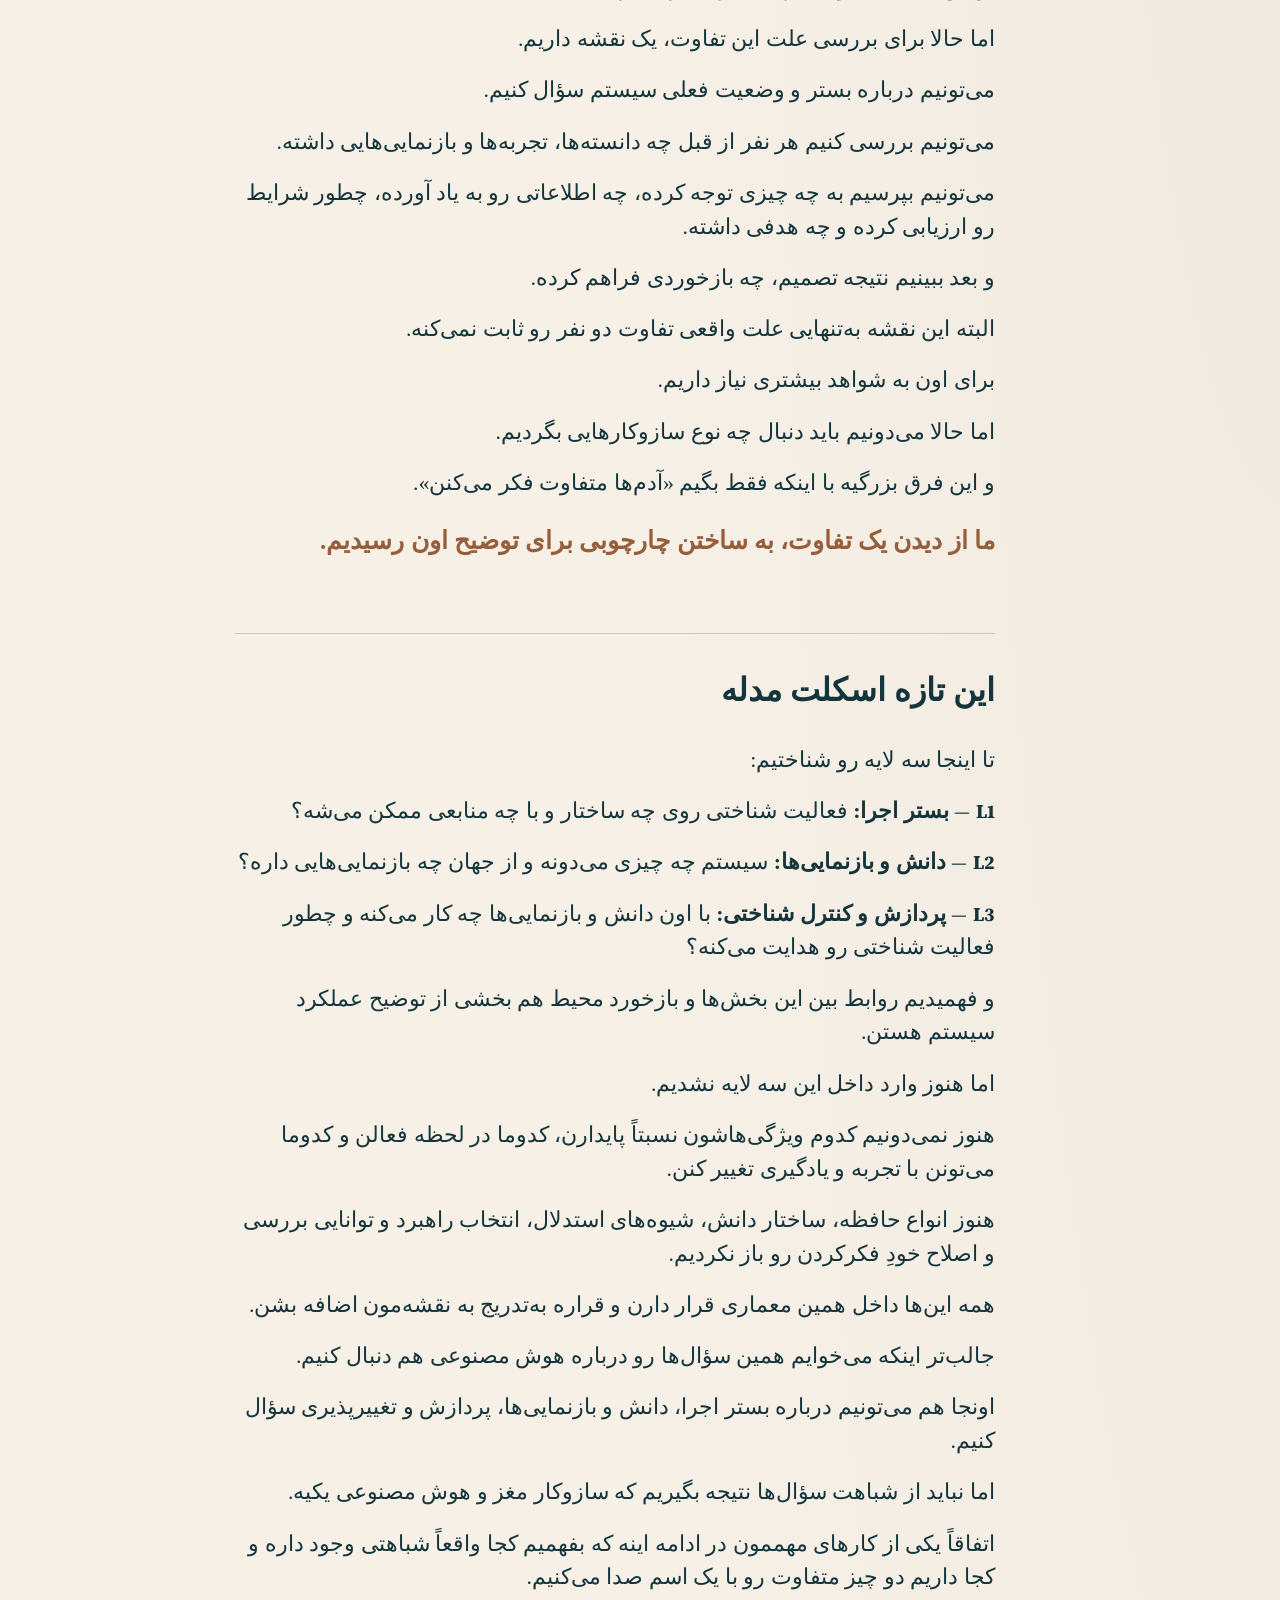
<file: share/episode-02-fa.html>
<!DOCTYPE html><html lang="fa" dir="rtl"><head>
<meta charset="utf-8"><meta name="viewport" content="width=device-width, initial-scale=1">
<title>یک آسمون، دو تصمیم | از اطلاعات تا جامعه</title><meta name="description" content="این بار، می‌خوایم ببینیم بین دیدن یه آسمون ابری و تصمیم‌گرفتن چه اتفاقی می‌افته.">
<link rel="canonical" href="https://rghba.github.io/from-information-to-society/share/episode-02-fa.html">
<meta property="og:type" content="article"><meta property="og:site_name" content="From Information to Society">
<meta property="og:locale" content="fa_IR">
<meta property="og:title" content="یک آسمون، دو تصمیم | از اطلاعات تا جامعه"><meta property="og:description" content="این بار، می‌خوایم ببینیم بین دیدن یه آسمون ابری و تصمیم‌گرفتن چه اتفاقی می‌افته.">
<meta property="og:url" content="https://rghba.github.io/from-information-to-society/share/episode-02-fa.html"><meta property="og:image" content="https://rghba.github.io/from-information-to-society/assets/episodes/02/poster-fa.png">
<meta property="og:image:width" content="1122"><meta property="og:image:height" content="1402">
<meta name="twitter:card" content="summary_large_image">
<meta name="twitter:title" content="یک آسمون، دو تصمیم | از اطلاعات تا جامعه"><meta name="twitter:description" content="این بار، می‌خوایم ببینیم بین دیدن یه آسمون ابری و تصمیم‌گرفتن چه اتفاقی می‌افته."><meta name="twitter:image" content="https://rghba.github.io/from-information-to-society/assets/episodes/02/poster-fa.png">
<meta http-equiv="refresh" content="0; url=../#/episode/02/fa">
<script>location.replace('../#/episode/02/fa');</script>
</head><body><p><a href="../#/episode/02/fa">یک آسمون، دو تصمیم</a></p></body></html>
</file>
<file: styles.css>
:root{--ink:#102b36;--ink2:#183e49;--paper:#f5f0e8;--paper2:#eae0d2;--white:#fffdf8;--copper:#bd8053;--copperLight:#e5aa72;--gray:#62727a;--rule:#d7cebf;--arabic:'B Nazanin','BNazanin','Dana',Tahoma,serif;--latin:'Source Serif 4',Georgia,'Times New Roman',serif;--latinDisplay:'DM Serif Display','Bodoni MT',Georgia,serif}
*{box-sizing:border-box}html{scroll-behavior:smooth}body{margin:0;background:var(--paper);color:var(--ink);font-family:var(--arabic)}button,input{font:inherit}button{cursor:pointer}a{color:inherit;text-decoration:none}a:focus-visible,button:focus-visible,input:focus-visible{outline:3px solid var(--copperLight);outline-offset:4px}[hidden]{display:none!important}::selection{background:#bd80537b;color:var(--ink)}.frame{width:min(1370px,calc(100% - clamp(38px,7vw,112px)));margin-inline:auto}.site-header{background:var(--ink);position:relative;z-index:5;border-bottom:1px solid #ffffff25}.header-inner{height:82px;display:flex;align-items:center;gap:clamp(14px,4vw,62px);justify-content:space-between;color:#f0e9da}.mark{display:flex;align-items:center;gap:13px;min-width:0}.mark-words{font-size:15px;font-weight:700;white-space:nowrap}.mark-symbol{width:35px;height:35px;display:grid;place-items:center;position:relative;flex:none}.mark-symbol i{border:1px solid var(--copperLight);border-radius:50%;position:absolute;display:block;width:31px;height:31px}.mark-symbol i:nth-child(2){width:17px;height:17px;opacity:.9}.mark-symbol i:nth-child(3){width:4px;height:4px;background:var(--copperLight);border:0}.main-nav{display:flex;gap:clamp(18px,2.4vw,40px);align-items:center;margin-inline:auto}.main-nav a{font-size:13px;color:#d2d7d3;padding:12px 0;position:relative;white-space:nowrap}.main-nav a.is-current{color:#fff}.main-nav a.is-current:after{content:'';height:2px;background:var(--copperLight);position:absolute;inset-inline:0;bottom:1px}.language-switch{direction:ltr;display:flex;gap:2px;padding:4px;border:1px solid #77909970;border-radius:999px;white-space:nowrap}.language-switch button{background:transparent;color:#ced7d6;border:0;padding:7px 14px;font-family:var(--latin);font-size:13px;border-radius:99px}.language-switch button:first-child{font-family:var(--arabic)}.language-switch button[aria-pressed=true]{background:#fff7eb;color:var(--ink)}.hero-region{position:relative;background:linear-gradient(113deg,#102b36 10%,#183e49 74%,#102b36);color:#fff9ef;overflow:hidden}.hero-region:before{content:'';pointer-events:none;position:absolute;width:590px;height:590px;right:-170px;top:-210px;border:1px solid #c18b5d25;border-radius:50%;box-shadow:0 0 0 90px #8da8aa0a,0 0 0 190px #a0b6bb0a}.hero-lines{position:absolute;inset:0;pointer-events:none;opacity:.58}.hero-lines svg{width:100%;height:100%;min-height:650px}.hero-lines path{fill:none;stroke:#cfa17632;stroke-width:1}.hero-lines circle{fill:#cfa1768e}.hero-grid{display:grid;grid-template-columns:minmax(0,1.12fr) minmax(290px,.88fr);gap:clamp(36px,7.2vw,110px);align-items:center;min-height:620px;padding-block:52px 60px;position:relative}.hero-copy{align-self:center;max-width:650px}.section-id{display:flex;gap:12px;align-items:center;direction:ltr;justify-content:flex-end;font-size:12px;letter-spacing:.03em;color:#c4aa91}.id-line{height:1px;width:30px;background:var(--copperLight)}.id-number{font-family:var(--latin);font-size:12px;color:#8ba1a5}.eyebrow{font-size:13px;color:#e4a778;margin-top:36px;margin-bottom:12px;font-weight:600;letter-spacing:.035em}#hero-title{font-size:clamp(48px,5.1vw,85px);font-weight:900;line-height:1.46;letter-spacing:-.055em;max-width:700px;margin:0;color:#fffaf0;text-wrap:balance}#hero-title:after{content:'';display:block;height:3px;background:linear-gradient(90deg,transparent,var(--copperLight));width:72px;margin-block:18px 0}.hero-subtitle{font-size:clamp(17px,1.55vw,22px);font-weight:400;line-height:2;max-width:570px;margin:22px 0 0;color:#c9d2d0}.hero-actions{display:flex;gap:24px;align-items:center;flex-wrap:wrap;margin-top:36px}.primary-link{background:var(--copperLight);color:var(--ink);font-weight:800;padding:13px 22px;border:1px solid var(--copperLight);border-radius:2px;display:inline-flex;align-items:center;gap:28px;font-size:14px;transition:background .2s}.primary-link:hover{background:#f2c59b}.subtle-link{border:0;border-bottom:1px solid #ffffff4b;padding:10px 0;background:transparent;color:#e8e5dc;display:flex;gap:12px;align-items:center;font-size:13px}.subtle-link:hover{color:white;border-color:var(--copperLight)}.hero-visual{position:relative;min-width:0;max-width:430px;justify-self:center;width:100%}.poster-overline,.poster-note{display:flex;align-items:center;gap:10px;color:#e1b991;font-size:11px;font-weight:600}.poster-overline{margin-bottom:12px}.small-sun{width:9px;height:9px;background:var(--copperLight);border:2px solid var(--ink);outline:1px solid var(--copperLight);border-radius:50%;display:inline-block;flex:none}.poster-line{height:1px;flex:1;background:#c9a4805d}.poster-button{display:block;position:relative;padding:7px;border:1px solid #c69a725d;background:#fff5e9;width:100%;border-radius:2px;box-shadow:22px 25px 60px #091b249c;line-height:0;transition:transform .3s,border-color .3s}.poster-button:hover{transform:translateY(-4px);border-color:var(--copperLight)}.poster-button img{display:block;width:100%;height:auto;object-fit:contain;max-height:476px}.zoom-glyph{position:absolute;bottom:15px;right:15px;width:32px;height:32px;border-radius:50%;background:var(--ink);color:white;display:grid;place-items:center;line-height:1;font-size:21px}.poster-note{justify-content:space-between;margin-top:15px;color:#b3c4c2}.plus-sign{color:var(--copperLight);font-size:18px}.hero-bottom{border-top:1px solid #ffffff22;padding:14px 0 16px;display:flex;justify-content:space-between;gap:12px;align-items:center;position:relative}.small-index{color:#adc1c0;font-size:11px}.hero-bottom-arc{color:#c19168a5;letter-spacing:.17em;font-size:10px;direction:ltr}.reading-region{background:var(--paper);background-image:radial-gradient(ellipse at 8% 13%,#c6a67c18,transparent 40%),radial-gradient(ellipse at 100% 78%,#4169780d,transparent 37%);padding:76px 0 100px}.article-grid{display:grid;grid-template-columns:160px minmax(0,760px) minmax(80px,1fr);gap:clamp(34px,5vw,90px);align-items:start}.reading-rail{position:sticky;top:28px;display:flex;align-items:flex-start;flex-direction:column;gap:16px;color:#72817e}.rail-number{font-family:var(--latinDisplay);font-size:63px;line-height:1;color:#c4a27d}.rail-divider{height:1px;width:66px;background:var(--rule)}.rail-title{font-size:13px;color:var(--ink);font-weight:600}.rail-dots{font-family:var(--latin);font-size:19px;line-height:2.7;color:var(--copper)}.rail-view{border:0;background:transparent;border-bottom:1px solid var(--copper);padding:0 0 5px;font-size:12px;color:var(--ink)}.article-column{min-width:0}.article-meta{display:flex;align-items:center;gap:12px;font-size:12px;font-weight:700;color:#9a734e;margin-bottom:38px}.article-meta-square{height:9px;width:9px;border:1px solid var(--copper);transform:rotate(45deg)}.article-meta-rule{height:1px;flex:1;background:var(--rule)}.article-paragraphs p{font-size:clamp(17px,1.46vw,20px);line-height:2.38;margin:0 0 1.2em;letter-spacing:-.01em;overflow-wrap:anywhere;white-space:pre-wrap}.article-paragraphs p[data-pull=true]{font-weight:750;color:#9d5e36;font-size:clamp(20px,1.85vw,25px);margin-block:1.15em;line-height:2}.inline-latin{font-family:var(--latin)!important;font-size:1.05em;font-weight:500;direction:ltr;unicode-bidi:isolate;letter-spacing:normal}.article-ending{display:flex;align-items:center;gap:14px;margin-top:62px;font-size:12px;color:#87735f}.article-ending:before,.article-ending:after{content:'';height:1px;background:var(--rule);flex:1}.ending-ring{height:17px;width:17px;display:block;border:1px solid var(--copper);border-radius:50%;position:relative}.ending-ring:after{content:'';width:5px;height:5px;position:absolute;left:5px;top:5px;background:var(--copper);border-radius:50%}.reader-next{padding-block:37px;text-align:center}.reader-next a{display:inline-flex;gap:18px;align-items:center;border:1px solid #a58d77;border-radius:1px;padding:13px 24px;font-size:14px;transition:background .2s}.reader-next a:hover{background:var(--paper2)}.reading-empty{position:sticky;top:100px;opacity:.5}.reading-empty svg{width:100%;max-width:210px;fill:none;stroke:#ae976f;stroke-width:1.1}.reading-empty circle{fill:#aa805b}.site-footer{background:var(--ink);color:#e0e9e3}.footer-inner{min-height:92px;display:flex;gap:25px;justify-content:space-between;align-items:center;font-size:12px}.footer-inner span:nth-child(2){color:#9aadae}.footer-inner a{border-bottom:1px solid #977b65;padding:8px}.library-page{background:var(--paper);min-height:72vh;padding:78px 0 100px}.library-wrap{max-width:1180px}.library-kicker{display:flex;gap:13px;align-items:center;font-size:13px;color:#ad6c42}.library-kicker .small-sun{border-color:var(--paper)}.library-wrap h1{font-size:clamp(46px,5.2vw,82px);font-weight:900;letter-spacing:-.055em;line-height:1.5;margin:16px 0}.library-subtitle{color:#64767a;font-size:17px;line-height:1.9;margin:0 0 50px;max-width:800px}.library-tools{border-top:1px solid var(--rule);border-bottom:1px solid var(--rule);padding:15px 0;display:flex;align-items:center;gap:20px;font-size:13px;color:#6e6b60}.library-tools input{border:0;background:#fffaf3;padding:12px 16px;flex:1;min-width:100px;max-width:420px;border-radius:0;color:var(--ink);border-bottom:1px solid #b5aaa0;outline-offset:2px}.library-tools span{margin-inline-start:auto}.library-cards{display:grid;grid-template-columns:repeat(2,minmax(0,1fr));gap:17px;margin-top:33px}.library-card{background:#fffaf3;border:1px solid #e2d5c3;display:flex;min-height:176px;position:relative;overflow:hidden;transition:transform .2s,border-color .2s;flex-direction:column;padding:23px 26px;gap:14px}.library-card:hover{transform:translateY(-3px);border-color:#b67e50}.library-card-head{display:flex;align-items:center;justify-content:space-between;gap:12px;font-size:12px;color:#ae7a54}.library-card-title{font-size:clamp(21px,2.1vw,32px);font-weight:800;line-height:1.6}.library-card-arrow{font-family:var(--latin);font-size:24px;color:#a17c60;position:absolute;bottom:20px;inset-inline-end:24px}.library-card.intro-card{background:var(--ink);color:#fff9f0;border-color:var(--ink)}.library-card.intro-card .library-card-head,.library-card.intro-card .library-card-arrow{color:#dba778}.library-empty{font-size:15px;color:#778382;margin-block:40px}.library-end{display:flex;align-items:center;gap:22px;margin:90px auto 0;max-width:230px;color:var(--copper);justify-content:center}.library-end span{height:1px;background:#c2b19f;flex:1}.missing-page{min-height:58vh;padding-block:100px}.missing-page a{display:inline-flex;margin-top:20px;border-bottom:1px solid}.missing-page h1{font-size:34px;line-height:1.7}.message{position:fixed;bottom:25px;inset-inline-end:25px;background:var(--ink);color:#fff;padding:12px 18px;z-index:50;border:1px solid var(--copper);font-size:13px;box-shadow:0 6px 24px #0003}#poster-dialog{padding:0;border:0;background:#fdf9f1;max-width:min(90vw,980px);max-height:92vh;border-radius:3px;overflow:auto;box-shadow:0 30px 100px #0005}#poster-dialog::backdrop{background:#051923e8}#poster-dialog img{display:block;width:auto;height:auto;max-width:calc(90vw - 20px);max-height:none;margin:auto}.dialog-close{position:sticky;float:right;z-index:2;top:10px;margin:10px;border:0;border-radius:50%;background:var(--ink);color:#fff;height:39px;width:39px;font-size:24px;line-height:1}body[dir=ltr]{font-family:var(--latin)}body[dir=ltr] .mark-words{font-family:var(--latinDisplay);font-size:15px;font-weight:400}body[dir=ltr] .main-nav a{font-family:var(--latin);font-size:15px}body[dir=ltr] .eyebrow{font-family:var(--latin);letter-spacing:.19em;text-transform:uppercase}body[dir=ltr] #hero-title{font-family:var(--latinDisplay);font-size:clamp(49px,5.1vw,84px);line-height:1.08;letter-spacing:-.025em;font-weight:400}body[dir=ltr] .hero-subtitle{font-family:var(--latin);font-size:clamp(21px,2vw,27px);line-height:1.45}body[dir=ltr] .article-paragraphs p{font-family:var(--latin);font-size:clamp(19px,1.55vw,22px);line-height:1.76;letter-spacing:0;margin-bottom:1.28em}body[dir=ltr] .article-paragraphs p[data-pull=true]{font-family:var(--latinDisplay);font-weight:400;font-size:clamp(23px,2.2vw,31px);line-height:1.3}body[dir=ltr] .library-wrap h1{font-family:var(--latinDisplay);font-weight:400;line-height:1.16;letter-spacing:-.014em}body[dir=ltr] .library-card-title{font-family:var(--latinDisplay);font-weight:400;line-height:1.3}body[dir=ltr] .library-subtitle{font-family:var(--latin);font-size:19px}
@media(max-width:1050px){.hero-grid{gap:38px;min-height:520px}.article-grid{grid-template-columns:95px minmax(0,1fr);gap:35px}.reading-empty{display:none}.rail-number{font-size:45px}.hero-grid{grid-template-columns:minmax(0,1fr) minmax(280px,.8fr)}}
@media(max-width:750px){.frame{width:calc(100% - 36px)}.header-inner{height:auto;min-height:66px;gap:10px;flex-wrap:wrap;padding-block:10px}.mark{flex:1}.mark-symbol{width:28px;height:28px}.mark-symbol i{width:27px;height:27px}.mark-symbol i:nth-child(2){width:13px;height:13px}.mark-words{font-size:12px}.language-switch button{padding:6px 10px;font-size:11px}.main-nav{order:3;width:100%;gap:28px;justify-content:center;margin:2px auto 0}.main-nav a{font-size:12px;padding:8px 0}body[dir=ltr] .main-nav a{font-size:13px}.hero-grid{grid-template-columns:1fr;gap:28px;padding-block:32px 40px}.section-id{font-size:11px}.eyebrow{margin-top:27px}.hero-copy #hero-title{font-size:clamp(40px,10.7vw,66px);line-height:1.35}.hero-subtitle{margin:16px 0 0;font-size:16px;line-height:1.85}.hero-actions{gap:21px;margin-top:24px}.primary-link{padding:11px 16px;font-size:13px}.subtle-link{font-size:12px}.hero-visual{max-width:380px;width:100%;justify-self:center}.poster-button img{max-height:none}.hero-bottom-arc{display:none}.reading-region{padding:43px 0 50px}.article-grid{display:block}.reading-rail{position:static;flex-direction:row;gap:9px;align-items:center;margin-bottom:22px}.rail-number{font-size:32px}.rail-divider{width:20px}.rail-dots{display:none}.rail-view{margin-inline-start:auto}.article-meta{margin-bottom:22px}.article-paragraphs p{font-size:17px;line-height:2.22;margin-bottom:1.25em}.article-paragraphs p[data-pull=true]{font-size:20px}.article-ending{margin-top:45px}.footer-inner{flex-wrap:wrap;padding:19px 0;min-height:70px}.footer-inner span:nth-child(2){display:none}.library-page{padding:44px 0 65px}.library-wrap h1{font-size:44px}.library-subtitle{font-size:15px}.library-tools{display:grid;grid-template-columns:1fr auto;gap:10px}.library-tools input{grid-row:2;grid-column:1 / -1;width:100%;max-width:none}.library-cards{grid-template-columns:1fr;gap:12px}.library-card{min-height:155px;padding:19px 20px}body[dir=ltr] .hero-copy #hero-title{font-size:clamp(48px,10vw,66px);line-height:1.08}body[dir=ltr] .article-paragraphs p{font-size:19px;line-height:1.74}body[dir=ltr] .library-wrap h1{font-size:47px}}
@media(prefers-reduced-motion:reduce){html{scroll-behavior:auto}*{animation:none!important;transition:none!important}}

/* V3: editorial refinement based on actual reading and lightbox screenshots. */
.article-grid{display:block;max-width:850px;margin-inline:auto}
.article-column{max-width:760px;margin-inline:auto}
.article-meta{margin-bottom:24px;gap:14px}
.article-poster-link{border:0;border-bottom:1px solid var(--copper);color:var(--ink);background:transparent;padding:7px 2px;font-size:12px;white-space:nowrap;margin-inline-start:3px}
.article-poster-link:hover{color:#a46a41}
body[dir=rtl] .article-paragraphs p{line-height:1.82;margin-block:0 0.95em;letter-spacing:-.006em}
body[dir=rtl] .article-paragraphs p[data-pull=true]{line-height:1.65;margin-block:0.95em}
body[dir=ltr] .article-paragraphs p{line-height:1.68;margin-bottom:1.05em}
/* Poster viewer opens in full-fit mode. User explicitly requests detail zoom when needed. */
#poster-dialog{position:fixed;inset:0;box-sizing:border-box;margin:auto;width:min(96vw,1220px);height:min(94dvh,1060px);max-width:none;max-height:none;overflow:hidden;background:#122c35;color:#f8efe3;border:1px solid #bd805390;border-radius:8px;box-shadow:0 28px 90px #0008;padding:0}
#poster-dialog::backdrop{background:#071d27e8;backdrop-filter:blur(5px)}
#poster-dialog .viewer-bar{position:relative;z-index:2;display:flex;align-items:center;justify-content:space-between;gap:12px;padding:10px 18px;background:#122c35;border-bottom:1px solid #ffffff24;min-height:56px}
#poster-dialog .viewer-title{font-size:13px;color:#f9eee0;font-weight:600}
#poster-dialog .viewer-actions{display:flex;align-items:center;gap:10px}
#poster-dialog .viewer-zoom{border:1px solid #bc8a63;background:transparent;color:#f9eee0;font-size:12px;padding:7px 13px;border-radius:4px;white-space:nowrap}
#poster-dialog .viewer-zoom:hover{background:#ffffff16}
#poster-dialog .dialog-close{position:static;float:none;flex:none;top:auto;margin:0;width:37px;height:37px;font-size:24px;line-height:1;border:1px solid #ffffff39;background:#244451;border-radius:50%;display:grid;place-items:center}
#poster-dialog .viewer-stage{width:100%;height:calc(100% - 56px);overflow:auto;display:flex;align-items:center;justify-content:center;padding:12px;overscroll-behavior:contain}
#poster-dialog .viewer-stage img{display:block;width:auto;height:auto;max-width:100%;max-height:100%;object-fit:contain;flex:none;margin:auto}
#poster-dialog.is-zoomed .viewer-stage{display:block;overflow:auto;text-align:center}
#poster-dialog.is-zoomed .viewer-stage img{display:block;width:min(1580px,190vw);max-width:none;max-height:none;height:auto;margin:0 auto}
/* Remove nonsemantic faux scientific brand mark: typographic wordmark is the identity until a genuine symbol is designed. */
.mark-words{font-weight:700}
@media(max-width:750px){
 .article-grid{display:block}.article-column{width:100%;max-width:100%}
 body[dir=rtl] .article-paragraphs p{font-size:17px;line-height:1.78;margin-bottom:.94em}
 body[dir=rtl] .article-paragraphs p[data-pull=true]{line-height:1.62;margin-block:.9em}
 #poster-dialog{width:100vw;height:100dvh;border:0;border-radius:0}
 #poster-dialog .viewer-bar{padding:8px 12px}
 #poster-dialog .viewer-stage{padding:6px}
 #poster-dialog.is-zoomed .viewer-stage img{width:175vw}
}

/* V4 — Font requirement: user-requested B Nazanin, with Dana second.
   Local fonts are used when present on the visitor's device. No unlicensed
   font files are distributed with this website. */
body[dir="rtl"] {font-family:var(--arabic)}
body[dir="rtl"] .article-paragraphs p {
  font-family:var(--arabic);
  font-size:clamp(20px,1.72vw,23px);
  line-height:1.53;
  margin-bottom:.80em;
  letter-spacing:0;
}
body[dir="rtl"] .article-paragraphs p[data-pull="true"] {
  font-family:var(--arabic);
  font-size:clamp(22px,1.95vw,26px);
  line-height:1.48;
  margin-block:.92em;
}
body[dir="rtl"] .inline-latin {font-family:var(--latin)!important}
body[dir="rtl"] #hero-title {line-height:1.24;letter-spacing:normal}
body[dir="rtl"] .hero-subtitle {line-height:1.6}
@media(max-width:750px) {
  body[dir="rtl"] .article-paragraphs p {font-size:20px;line-height:1.58;margin-bottom:.78em}
  body[dir="rtl"] .article-paragraphs p[data-pull="true"] {font-size:23px;line-height:1.47}
}

/* V5 — provisional mark from the user's three proposed logo concepts.
   Original artwork is reused; no original poster or author text is altered. */
.brand-emblem{display:inline-grid;place-items:center;inline-size:54px;block-size:54px;flex:none;overflow:hidden;border-radius:50%;background:#f5eade;border:1px solid #d6b08e;box-shadow:0 2px 14px #0002}
.brand-emblem img{inline-size:49px;block-size:49px;object-fit:contain;display:block}
.mark:focus-visible .brand-emblem{outline:2px solid #f7c48c;outline-offset:3px}
@media (max-width:750px){.brand-emblem{inline-size:42px;block-size:42px}.brand-emblem img{inline-size:39px;block-size:39px}.mark{gap:8px}}


/* V8 — Restore the editorial composition of the Persian introduction.
   The previous 7.6ch width generated four awkward lines.  Two
   visually balanced lines are intended, like the English hero. */
body[dir="rtl"] .hero-grid{
  grid-template-columns:minmax(0,1.12fr) minmax(290px,.88fr);
  gap:clamp(36px,7.2vw,110px);
  min-height:620px;
}
body[dir="rtl"] .hero-copy{
  max-width:650px;
}
body[dir="rtl"] #hero-title{
  width:100%;
  max-width:390px;
  font-size:clamp(57px,4.9vw,78px);
  font-weight:900;
  line-height:1.25;
  letter-spacing:0;
  white-space:normal;
  overflow-wrap:normal;
  word-break:normal;
  text-wrap:balance;
  margin:0;
}
body[dir="rtl"] .hero-subtitle{
  max-width:560px;
  font-size:clamp(18px,1.58vw,23px);
  line-height:1.65;
  margin-top:20px;
}
body[dir="rtl"] .hero-actions{margin-top:32px}
body[dir="rtl"] .hero-visual{max-width:430px;justify-self:center}
body[dir="rtl"] .poster-button img{max-height:476px}
/* Embedded English terms are one typographic step smaller than Persian text. */
body[dir="rtl"] .article-paragraphs .inline-latin{
  font-family:var(--latin)!important;
  font-size:.88em;
  font-weight:500;
  line-height:1;
  letter-spacing:0;
  unicode-bidi:isolate;
}
@media (max-width:1050px){
  body[dir="rtl"] .hero-grid{
    grid-template-columns:minmax(0,1fr) minmax(280px,.8fr);
    gap:38px;
    min-height:520px;
  }
  body[dir="rtl"] #hero-title{
    max-width:355px;
    font-size:clamp(51px,5.5vw,68px);
  }
}
@media (max-width:750px){
  body[dir="rtl"] .hero-grid{
    grid-template-columns:1fr;
    gap:28px;
    min-height:auto;
  }
  body[dir="rtl"] .hero-copy #hero-title{
    max-width:min(100%,300px);
    font-size:clamp(40px,10.7vw,62px);
    line-height:1.2;
  }
  body[dir="rtl"] .hero-subtitle{
    font-size:17px;
    line-height:1.72;
    margin-top:16px;
  }
  body[dir="rtl"] .hero-actions{margin-top:24px}
  body[dir="rtl"] .hero-visual{max-width:380px}
  body[dir="rtl"] .article-paragraphs .inline-latin{font-size:.9em}
}


/* V9 — INTRODUCTION HERO ONLY / Persian.
   Scope: the introduction has an empty #section-number; numbered episodes do not.
   Keep English, reader, navigation, poster viewer, and future episodes unchanged.
   Restore the hero's editorial weight via typography and two-column proximity,
   without inserting symbols or rewriting the author's text. */
@media (min-width:1051px) {
  body[dir="rtl"] #reader-page:has(#section-number:empty) .hero-grid {
    grid-template-columns:minmax(0,1.06fr) minmax(320px,.94fr);
    column-gap:clamp(40px,4.25vw,70px);
  }
  body[dir="rtl"] #reader-page:has(#section-number:empty) #hero-title {
    max-width:560px;
    font-size:clamp(79px,6.1vw,100px);
    line-height:1.19;
    text-wrap:balance;
  }
  body[dir="rtl"] #reader-page:has(#section-number:empty) .hero-visual {
    justify-self:start; /* RTL start brings the poster toward the copy. */
  }
}
@media (min-width:751px) and (max-width:1050px) {
  body[dir="rtl"] #reader-page:has(#section-number:empty) .hero-grid {
    grid-template-columns:minmax(0,1fr) minmax(260px,.88fr);
    gap:clamp(24px,3vw,32px);
    min-height:520px;
  }
  body[dir="rtl"] #reader-page:has(#section-number:empty) #hero-title {
    max-width:430px;
    font-size:clamp(61px,7.5vw,79px);
    line-height:1.2;
    text-wrap:balance;
  }
  body[dir="rtl"] #reader-page:has(#section-number:empty) .hero-visual {justify-self:start}
}
@media (max-width:750px) {
  body[dir="rtl"] #reader-page:has(#section-number:empty) .hero-grid {
    grid-template-columns:1fr;
    gap:28px;
    min-height:auto;
  }
  body[dir="rtl"] #reader-page:has(#section-number:empty) .hero-copy #hero-title {
    max-width:100%;
    font-size:clamp(43px,10.7vw,62px);
    line-height:1.2;
    text-wrap:balance;
  }
  body[dir="rtl"] #reader-page:has(#section-number:empty) .hero-visual {
    justify-self:center;
    max-width:380px;
  }
}


/* V8.0 — Episode Two publication. Additive styling; existing V7 intro remains untouched. */
body[data-page="episode"] .hero-copy #hero-title {text-wrap:balance}
body[dir="rtl"][data-page="episode"] .hero-copy #hero-title{max-width:560px;font-size:clamp(48px,4.7vw,76px);line-height:1.26}
body[dir="ltr"][data-page="episode"] .hero-copy #hero-title{font-size:clamp(46px,4.8vw,78px);line-height:1.08}
body[data-page="episode"] .eyebrow{letter-spacing:normal}
body[data-page="episode"] .hero-subtitle{max-width:570px}
body[data-page="episode"] .article-paragraphs{font-variant-numeric:proportional-nums}
body[data-page="episode"] .article-paragraphs .episode-section-heading{
  font-weight:750;line-height:1.65;color:var(--ink);margin:2.3em 0 .8em;
  padding-block-start:0.95em;border-top:1px solid var(--rule);font-size:clamp(25px,2.5vw,33px);
  text-wrap:pretty;overflow-wrap:break-word;
}
body[dir="ltr"][data-page="episode"] .article-paragraphs .episode-section-heading{
  font-family:var(--latinDisplay);font-weight:400;line-height:1.3;font-size:clamp(27px,2.55vw,37px);
}
body[dir="rtl"][data-page="episode"] .article-paragraphs .episode-section-heading{font-family:var(--arabic)}
body[data-page="episode"] .article-paragraphs p[data-pull="true"]{color:#975e3b}
body[data-page="episode"] .article-paragraphs strong{font-weight:750}
body[data-page="episode"] .article-paragraphs em{font-style:italic}
body[dir="rtl"][data-page="episode"] .article-paragraphs em{font-style:normal}
body[data-page="episode"] .atlas-figure{margin:2.3em 0 2.6em;padding:0;max-width:100%;}
body[data-page="episode"] .atlas-open{
  position:relative;display:block;width:100%;margin:0;border:1px solid #dccfc0;
  padding:clamp(5px,.9vw,11px);border-radius:3px;background:#f8f6f0;
  box-shadow:0 10px 28px #233f4808;cursor:zoom-in;transition:border-color .2s ease;
}
body[data-page="episode"] .atlas-open:hover{border-color:#b77c55}
body[data-page="episode"] .atlas-open img{width:100%;height:auto;display:block;object-fit:contain}
body[data-page="episode"] .atlas-enlarge-icon{
  position:absolute;inset-block-end:14px;inset-inline-end:14px;display:grid;place-items:center;
  width:32px;height:32px;border-radius:50%;background:#17333bd9;color:#fff;
  font-family:var(--latin);font-size:18px;line-height:1;
}
body[data-page="episode"] .atlas-figure figcaption{
  font-size:clamp(14px,1.3vw,17px);color:#687b7b;text-align:center;line-height:1.6;
  margin-block:12px 0;padding-inline:12px;
}
body[dir="ltr"][data-page="episode"] .atlas-figure figcaption{font-family:var(--latin)}
.library-card-body{display:flex;align-items:center;justify-content:space-between;gap:18px;min-width:0;flex:1}
.library-card-title{display:block;overflow-wrap:anywhere}
.library-card-thumb{width:76px;height:95px;object-fit:cover;object-position:center top;border:1px solid #b9a994;border-radius:2px;flex:none;box-shadow:0 3px 14px #101c1f24}
.reader-next .journey-next{display:flex;justify-content:center;width:fit-content;max-width:100%;margin:0 auto 16px;background:var(--ink);color:#fff8ef;border-color:var(--ink);text-align:center}
.reader-next .journey-next:hover{background:#244954}
@media(max-width:750px){
 body[data-page="episode"] .hero-copy #hero-title,
 body[dir="rtl"][data-page="episode"] .hero-copy #hero-title{font-size:clamp(42px,10.2vw,59px);max-width:100%}
 body[data-page="episode"] .article-paragraphs .episode-section-heading{margin:1.75em 0 .6em;font-size:27px}
 body[data-page="episode"] .atlas-figure{margin:1.65em -1px 1.95em}
 body[data-page="episode"] .atlas-figure figcaption{font-size:14px}
 .library-card-body{gap:10px}
 .library-card-thumb{width:68px;height:85px}
}
@media (prefers-reduced-motion:reduce){body[data-page="episode"] .atlas-open{transition:none}}

/* Keep card navigation unobstructed: image thumbnails take the arrow's corner. */
.library-card:has(.library-card-thumb) .library-card-arrow{display:none}


/* V9 — coherent reading system. INTRO and EPISODE paragraphs share the existing
   exact CSS baseline. This addition changes only the adjacent navigation, bidi
   isolation and accessibility, never the author's established text metrics. */
.article-grid{
  display:grid;max-width:none;
  grid-template-columns:minmax(172px,198px) minmax(0,760px) minmax(0,1fr);
  gap:clamp(24px,3.3vw,56px);
}
.reader-toc{
  min-width:0;position:sticky;top:28px;
  max-height:calc(100dvh - 48px);overflow-y:auto;overscroll-behavior:contain;
  padding-block:5px 12px;
  scrollbar-width:thin;
}
.toc-title{
  font-family:var(--arabic);font-size:clamp(17px,1.5vw,20px);
  font-weight:750;line-height:1.6;color:var(--ink);
  margin:0 0 16px;padding-block-end:13px;border-bottom:1px solid var(--rule);
}
body[dir="ltr"] .toc-title{font-family:var(--latinDisplay);font-size:23px;font-weight:400;line-height:1.35}
.toc-list{list-style:none;padding:0;margin:0;display:grid;gap:7px}
.toc-item{min-width:0}
.toc-link{
  display:flex;align-items:baseline;gap:11px;min-height:44px;
  padding:10px 9px;border-inline-start:2px solid transparent;
  color:#526570;font-size:16px;line-height:1.55;transition:color .16s,border-color .16s;
}
.toc-link:hover{color:var(--ink);background:#e7ded120}
.toc-item.is-current .toc-link{
  color:var(--ink);font-weight:750;border-inline-start-color:var(--copper);
  background:#e1d1be30;
}
.toc-number{flex:none;font-family:var(--latin);font-size:.8em;color:var(--copper);font-variant-numeric:tabular-nums;direction:ltr;unicode-bidi:isolate}
body[dir="rtl"] .toc-number{font-family:var(--arabic)}
.toc-item-label{flex:1;min-width:0;overflow-wrap:break-word}
body[dir="ltr"] .toc-link{font-family:var(--latin);font-size:15px}
.toc-toggle{display:none}
/* Semantic LTR islands inside Persian. The isolated unit contains code+digits,
   or an entire parenthesized English phrase, rather than individual words. */
body[dir="rtl"] .article-paragraphs bdi.inline-latin{
  font-family:var(--latin)!important;
  font-size:.88em;font-weight:500;line-height:inherit;
  unicode-bidi:isolate;direction:ltr;letter-spacing:normal;
}
body[dir="rtl"] .article-paragraphs bdi.inline-latin[lang="en"]{font-style:normal}
.skip-to-main{
  position:fixed;inset-block-start:8px;inset-inline-start:12px;z-index:99;
  transform:translateY(-200%);padding:10px 15px;min-height:44px;
  border:2px solid var(--copper);background:var(--white);color:var(--ink);
  box-shadow:0 6px 18px #102b3640;
}
.skip-to-main:focus-visible{transform:translateY(0)}
@media(max-width:990px){
  .article-grid{display:block}
  .reader-toc{
    position:static;max-height:none;overflow:visible;
    margin-block:0 28px;padding:0;border:1px solid var(--rule);
    background:#fffaf3;
  }
  .toc-toggle{
    display:flex;align-items:center;justify-content:space-between;
    inline-size:100%;min-height:48px;border:0;background:transparent;
    font-size:17px;font-weight:700;color:var(--ink);
    padding:12px 16px;text-align:start;
  }
  .toc-toggle::after{content:'+';color:var(--copper);font-family:var(--latin);font-size:25px;line-height:1;flex:none;margin-inline-start:12px}
  .reader-toc.is-open .toc-toggle::after{content:'−'}
  .toc-navigation{display:none;padding:5px 15px 15px;}
  .reader-toc.is-open .toc-navigation{display:block}
  .toc-title{display:none}
  .toc-list{gap:2px}
  .toc-link{min-height:44px;font-size:16px}
}
@media (prefers-reduced-motion:reduce){
  .toc-link{transition:none}
}
/* Readability guardrails for small UI labels; the brand palette itself is unchanged. */
.toc-number{color:#89502f}
.article-meta{color:#89502f}
body[data-page="episode"] .atlas-figure figcaption{color:#4b6064}
@media(prefers-reduced-motion:reduce){
  html{scroll-behavior:auto}
  .poster-button,.library-card,.primary-link,.reader-next a{transition:none}
}

/* V9.3: Preserve English reading direction even across Word-style runs;
   let terms retain their intended emphasis while keeping joiners visually light. */
body[dir="rtl"] .article-paragraphs bdi.inline-latin{
  direction:ltr;unicode-bidi:isolate;white-space:normal;
  font-family:var(--latin)!important;font-size:.88em;font-weight:inherit;
}
body[dir="rtl"] .article-paragraphs .inline-punctuation{
  font-family:var(--latin)!important;font-size:.88em;font-weight:400;
  letter-spacing:normal;color:var(--ink2);vertical-align:baseline;
}
/* FTIS V10.0 | editorial identity: vellum, ink, patinated pine, muted copper, sage.
   Intentionally does not change approved article font sizes, leading, or media. */
:root {
  --ink:#24373B;--ink2:#284649;--paper:#F6F1E7;--paper2:#EDE7DC;
  --white:#FFFBF3;--copper:#A65A41;--copperLight:#D6A481;
  --gray:#5B6B69;--rule:#D9CFBF;--pine:#234646;--sage:#69735C;
}
body{background:var(--paper)}
::selection{background:#CBAE82;color:#132A2D}
a:focus-visible,button:focus-visible,input:focus-visible{outline:3px solid #A75F42;outline-offset:4px}
.site-header{background:#F8F4EA;border-bottom:1px solid #DDD2C2;color:var(--ink);box-shadow:0 1px 0 #FFFFFF7A}
.header-inner{color:var(--ink)}
.mark{gap:9px}.mark-words{color:var(--ink);font-size:16px;letter-spacing:0}
.brand-emblem{display:block;width:51px;height:51px;flex:0 0 51px;background:#F9F5EA;border:1px solid #CBBEAA;border-radius:50%;padding:5px;box-shadow:0 1px 5px #5F564414}
.brand-emblem img{width:100%;height:100%;object-fit:contain}
.main-nav a{color:#344C4B;font-size:14px;font-weight:600}
.main-nav a:hover,.main-nav a.is-current{color:var(--copper)}
.main-nav a.is-current:after{background:var(--copper)}
.language-switch{border-color:#ADA78F;background:#EEE9DF}
.language-switch button{color:#354A48}
.language-switch button[aria-pressed=true]{background:#FFFCF6;color:#243C3D;box-shadow:0 1px 5px #4B3E2716}
.hero-region{background:linear-gradient(115deg,#213F42 0%,#294B4C 62%,#1C383C 100%)}
.hero-region:before{border-color:#C9A98718;box-shadow:0 0 0 90px #A6BAA708,0 0 0 190px #CCB99F09}
.hero-lines{opacity:.64}
.primary-link{background:#D5A078;color:#253A3A}
.primary-link:hover{background:#E1B38E}
#poster-dialog{background:#1B3537;border-color:#C6A078}
#poster-dialog .viewer-bar{background:#1B3537}
#poster-dialog .dialog-close{background:#2A4B4C}
/* New root landing. Home and article share brand tokens, not their layouts. */
.home-page{background:#F7F2E8;color:var(--ink);overflow-x:clip}
.home-hero{position:relative;background:radial-gradient(ellipse at 77% 16%,#FFFBF3 1%,#F4EFE6 60%,#EEE8DB 100%);border-bottom:1px solid #D8CBBA;isolation:isolate}
.home-hero::before{content:'';position:absolute;inset:0;pointer-events:none;z-index:-1;opacity:.33;background-image:radial-gradient(#987D6333 .6px,transparent .7px);background-size:12px 12px}
.home-hero-grid{min-height:570px;padding-block:65px 66px;display:grid;grid-template-columns:minmax(0,1fr) minmax(0,1.08fr);align-items:center;gap:clamp(32px,4vw,75px)}
.home-hero-copy{max-width:660px}
.home-eyebrow{color:#9F593D;font-size:15px;font-weight:700;margin:0 0 25px;display:flex;gap:12px;align-items:center}
.home-eyebrow:before{content:'';display:block;width:35px;height:1px;background:#AF7658;flex:none}
.home-hero-copy h1{font-size:clamp(44px,4.5vw,72px);line-height:1.35;font-weight:700;color:#1A3438;letter-spacing:-.025em;margin:0}
.home-deck{font-size:clamp(18px,1.38vw,22px);line-height:1.85;margin:25px 0 0;max-width:620px;color:#3F5251}
.home-hero-actions{margin-top:35px;display:flex;align-items:center;gap:26px;flex-wrap:wrap}
.home-start{background:#A75B42;color:#FFFAEF;border-radius:7px;padding:15px 26px;display:inline-flex;gap:20px;align-items:center;font-weight:700;font-size:16px;box-shadow:0 7px 17px #985B3222;transition:transform .18s ease,background .18s ease}
.home-start:hover{background:#8B4733;transform:translateY(-2px)}
.home-about{font-size:16px;border-bottom:1px solid #7B7B64;padding-block:6px;color:#294B4C;font-weight:600}
.home-about:hover{color:#A65A41;border-bottom-color:#A65A41}
.home-art{margin:0;min-width:0;position:relative;max-width:670px;justify-self:center;width:100%}
.home-art>img{width:100%;height:auto;border-radius:14px;display:block;filter:drop-shadow(0 21px 23px #5C574119)}
.home-art-label{font-size:14px;color:#65736A;text-align:center;margin:11px 0 0}
.home-index{padding-block:66px 100px;scroll-margin-top:25px}
.home-index-heading{display:flex;align-items:end;justify-content:space-between;gap:15px;border-bottom:1px solid #CCBEAA;padding-bottom:28px}
.home-index-eyebrow{margin:0 0 12px;color:#A55D45;font-size:15px;font-weight:700}
.home-index-heading h2{margin:0;color:#233F41;font-weight:700;font-size:clamp(28px,2.6vw,42px);line-height:1.35}
.home-index-heading p:not(.home-index-eyebrow){font-size:16px;color:#586861;margin:12px 0 0;line-height:1.8}
.home-index-total{border:1px solid #B8B29E;border-radius:40px;color:#566558;padding:7px 16px;white-space:nowrap;font-size:13px}
.home-search-box{display:grid;grid-template-columns:minmax(0,1fr) auto;align-items:center;gap:12px 18px;margin:27px 0 26px}
.home-search-box>label{font-size:15px;font-weight:700;color:#455957;grid-column:1/-1}
.home-search-field{display:flex;align-items:center;gap:12px;min-height:56px;border:1px solid #BEB5A4;background:#FFFCF6;border-radius:8px;padding:0 18px;box-shadow:0 2px 8px #6A58430D}
.home-search-field svg{flex:none;color:#7D806D}
.home-search-field:focus-within{border-color:#A65A41;outline:2px solid #BA7F5D4A}
#home-search{background:transparent;border:0;outline:0;box-shadow:none;width:100%;min-width:0;font-size:17px;color:#263E42;line-height:1.65;padding:10px 0}
#home-search::placeholder{color:#737D76;opacity:1}
.home-search-status{color:#66746D;font-size:13px;text-align:end;white-space:nowrap}
.home-cards{display:grid;grid-template-columns:repeat(2,minmax(0,1fr));gap:22px}
.home-entry{background:#FFFBF4;display:grid;grid-template-columns:34% 1fr;direction:inherit;border:1px solid #D6C7B3;border-radius:13px;box-shadow:0 3px 14px #61533B0E;min-height:300px;overflow:hidden;transition:border-color .16s,transform .16s,box-shadow .16s}
.home-entry:hover{border-color:#AD8767;transform:translateY(-3px);box-shadow:0 13px 28px #65553E20}
.home-entry-new{border-color:#B47B5A;box-shadow:0 4px 22px #A864441A}
.home-entry-art{background:#EEE6D6;display:flex;justify-content:center;align-items:center;overflow:hidden;padding:18px;border-inline-end:1px solid #DFD3C3}
.home-entry-art img{width:100%;height:100%;max-height:275px;object-fit:contain;filter:drop-shadow(0 2px 3px #1E353119)}
.home-entry-body{min-width:0;display:flex;flex-direction:column;align-items:stretch;padding:25px 24px 22px}
.home-entry-overline{display:flex;align-items:center;gap:10px;min-height:27px;flex-wrap:wrap}
.home-entry-index{font-size:14px;color:#9D6047;font-weight:700}
.home-new-tag{background:#A65D41;color:#FFFAF0;border-radius:4px;padding:3px 9px;font-size:12px;font-weight:700}
.home-entry-title{display:block;font-size:clamp(22px,2.05vw,30px);line-height:1.4;color:#1A353A;margin:13px 0 12px;font-weight:700}
.home-entry-description{display:block;font-size:16px;line-height:1.7;color:#485A59;flex:1}
.home-entry-bottom{margin-top:22px;padding-top:16px;border-top:1px solid #E5DCCC;display:flex;align-items:center;justify-content:space-between;flex-wrap:wrap;gap:8px 12px}
.home-entry-bottom time{font-size:13px;color:#52645C;font-weight:600}
.home-entry-read{font-size:14px;color:#99563E;font-weight:700;white-space:nowrap}
.home-entry:focus-visible{outline-offset:4px}
.home-empty{grid-column:1/-1;padding:45px 20px;border:1px dashed #BFB4A0;border-radius:8px;text-align:center;background:#FFFBF4;color:#50635F}
.home-journey{margin-top:34px;padding:23px 0;text-align:center;color:#55665E;border-top:1px solid #DED3C3}
.home-journey-line{display:flex;gap:75px;align-items:center;justify-content:center;margin:auto auto 17px;position:relative;width:240px}
.home-journey-line:before{content:'';height:1px;width:100%;background:#B2A997;position:absolute;top:4px}
.home-journey-line span{width:9px;height:9px;background:#A96048;border-radius:50%;z-index:1;border:2px solid #F8F3E9;box-shadow:0 0 0 1px #9C7059}
.home-journey-line span:nth-child(2){background:#68765F;box-shadow:0 0 0 1px #6C755D}
.home-journey-line span:nth-child(3){background:#EFE7DA;box-shadow:0 0 0 1px #9BA696}
.home-journey p{margin:0;font-size:14px;line-height:1.7}
/* English receives its own typography and left-to-right geometry automatically. */
body[dir=ltr] .home-hero-copy h1{font-family:var(--latinDisplay);font-weight:400;letter-spacing:-.02em;line-height:1.09;font-size:clamp(47px,4.5vw,72px)}
body[dir=ltr] .home-eyebrow,body[dir=ltr] .home-hero-actions,body[dir=ltr] .home-deck,body[dir=ltr] .home-index,body[dir=ltr] .home-entry{font-family:var(--latin)}
body[dir=ltr] .home-deck{line-height:1.65}
body[dir=ltr] .home-entry-title{font-family:var(--latinDisplay);font-weight:400;font-size:clamp(23px,2.1vw,31px)}
body[dir=ltr] .home-entry-description{font-size:16px;line-height:1.6}
body[dir=ltr] .home-index-heading h2{font-family:var(--latinDisplay);font-weight:400}
body[dir=ltr] .home-start{font-family:var(--latin);font-size:16px}
.site-footer{border-top:1px solid #D6C9BA}
@media(max-width:1100px){.home-hero-grid{gap:25px;min-height:490px}.home-entry{grid-template-columns:31% 1fr}.home-entry-body{padding:20px 18px}.home-entry-description{font-size:15px}}
@media(max-width:790px){.home-hero-grid{grid-template-columns:1fr;gap:20px;padding-block:45px}.home-hero-copy{max-width:700px}.home-art{max-width:610px}.home-art-label{margin-top:0}.home-cards{grid-template-columns:1fr}.home-entry{min-height:248px;grid-template-columns:30% 1fr}.home-index{padding-block:45px 70px}.home-index-heading{align-items:start}.home-entry-body{padding:22px}}
@media(max-width:580px){
  .brand-emblem{width:40px;height:40px;flex-basis:40px;padding:4px}.mark-words{font-size:13px}
  .home-hero-grid{padding-block:31px 43px;gap:10px}.home-eyebrow{margin-bottom:15px;font-size:13px}
  .home-hero-copy h1{font-size:clamp(37px,9vw,54px);line-height:1.32}
  body[dir=ltr] .home-hero-copy h1{font-size:clamp(40px,10vw,58px);line-height:1.06}
  .home-deck{font-size:17px;line-height:1.8;margin-top:18px}
  .home-hero-actions{margin-top:22px;gap:16px}
  .home-start{padding:11px 18px;font-size:14px}.home-about{font-size:14px}
  .home-art{max-width:100%;}.home-art-label{font-size:12px}
  .home-index-heading{display:block}.home-index-heading h2{font-size:29px}
  .home-index-total{display:inline-block;margin-top:15px}
  .home-search-box{grid-template-columns:1fr}.home-search-status{text-align:start}
  #home-search{font-size:16px}.home-search-field{min-height:51px}
  .home-entry{display:grid;grid-template-columns:32% 1fr;min-height:220px}
  .home-entry-art{padding:10px}.home-entry-art img{max-height:200px}
  .home-entry-body{padding:15px 13px}.home-entry-index{font-size:12px}.home-new-tag{font-size:11px}
  .home-entry-title{font-size:22px;margin-block:8px}.home-entry-description{font-size:14px;line-height:1.65}
  .home-entry-bottom{margin-top:12px;padding-top:10px}.home-entry-bottom time{font-size:12px}.home-entry-read{font-size:12px}
  body[dir=ltr] .home-entry-title{font-size:21px}
}
@media(max-width:359px){.home-entry{grid-template-columns:30% 1fr}.home-entry-body{padding:12px 10px}.home-entry-description{font-size:13px}.home-entry-title{font-size:19px}.home-entry-bottom time{font-size:11px}}
@media(prefers-reduced-motion:reduce){.home-start,.home-entry{transition:none!important}}

/* Opt-in banner: match the editorial interface without altering its consent logic. */
.ftis-consent{border-radius:10px;background:#FFFBF4;border-color:#C9B7A1;box-shadow:0 12px 38px #243C392C}
.ftis-consent button{border-radius:5px}
/* V10 final editorial pass: put real reading choices within the first desktop viewport. */
@media (min-width:791px){
 .home-hero-grid{min-height:425px;padding-block:31px 35px;gap:35px}
 .home-art{max-width:520px}
 .home-index{padding-block:34px 76px}
 .home-index-heading{padding-bottom:16px}
 .home-search-box{margin:16px 0 20px}
}

/* FTIS V11 — Episode-first editorial landing; shared publication identity. */
:root{--ink:#15353D;--ink2:#21444A;--paper:#F7F0E6;--paper2:#F0E5D7;--white:#FEFAF3;--copper:#A96145;--copperLight:#D19A75;--gray:#596B69;--rule:#D8C5AF}
body{background:var(--paper)}
.site-header{background:#FBF6ED!important;border-bottom:1px solid #D9C6B1!important;box-shadow:none!important}
.header-inner{height:76px!important;color:var(--ink)!important}
.mark-words{color:var(--ink)!important;font-size:clamp(14px,1.25vw,18px)!important}
.brand-emblem{width:48px;height:48px;flex-basis:48px;border-color:#D5BAA0;background:#FDF8EF;box-shadow:none}
.brand-emblem img{width:46px;height:46px}
.main-nav{margin-inline:auto}
.main-nav a{font-weight:700!important;font-size:15px!important;color:#245059!important}
.main-nav a.is-current{color:var(--copper)!important}
.language-switch{border:1px solid #C4B19D;background:#F2E8DB}
.language-switch button{color:#325258}
.language-switch button[aria-pressed=true]{background:#17434A;color:white}
.home-page{background:#F8F1E7!important;color:var(--ink);min-height:calc(100vh - 76px);overflow-x:clip}
.home-page::before{content:'';position:absolute;pointer-events:none;inset:100px 0 auto;height:410px;opacity:.45;background:radial-gradient(ellipse at 20% 5%,#E7D2BB85,transparent 55%),radial-gradient(ellipse at 80% 5%,#EACBAA8C,transparent 55%)}
.episode-landing{position:relative;padding-block:42px 54px}
.episode-landing-intro{max-width:950px;margin:0 auto 25px;text-align:center}
.episode-landing-kicker{font-size:14px;font-weight:700;letter-spacing:.025em;color:#A05E44;margin:0 0 8px}
.episode-landing-intro h1{font-size:clamp(39px,4.6vw,67px);font-weight:800;line-height:1.25;margin:0;color:#153941;letter-spacing:0}
.episode-landing-deck{font-size:clamp(17px,1.45vw,21px);line-height:1.8;max-width:830px;margin:12px auto 0;color:#40565A;text-wrap:pretty}
.home-index{padding:0 0 55px!important;scroll-margin-top:15px}
.home-index-heading{display:flex;align-items:center;justify-content:space-between;gap:15px;padding:7px 0 11px!important;border-bottom:1px solid #D5C1AC}
.home-index-heading h2{font-size:clamp(24px,2.3vw,32px);line-height:1.4;margin:0!important;font-weight:700;color:#1B4148}
.home-index-total{font-size:13px;font-weight:600;white-space:nowrap;border:0;color:#60716D;background:none;padding:4px}
.home-search-box{display:grid;grid-template-columns:minmax(0,1fr) auto;gap:7px 18px;align-items:center;margin:17px 0 19px!important}
.home-search-box>label{font-size:13px;color:#5A6B66;font-weight:700;grid-column:1 / -1}
.home-search-field{min-height:50px;border:1px solid #BEA991;border-radius:10px;background:#FFFCF7;padding:0 16px;box-shadow:none}
.home-search-field svg{color:#44666A}
#home-search{font-size:16px;min-width:0;line-height:1.5;color:#183E45}
.home-search-status{font-size:13px;color:#61716A}
.home-cards{display:grid;grid-template-columns:repeat(2,minmax(0,1fr));gap:22px}
.home-entry{direction:inherit;display:grid;grid-template-columns:43% minmax(0,1fr);min-height:345px;background:#FFFCF6;border:1px solid #D5BCA2;border-radius:16px;box-shadow:0 4px 18px #463D3110;overflow:hidden;transition:transform .16s ease,border-color .16s ease,box-shadow .16s ease}
.home-entry:hover{transform:translateY(-3px);border-color:#A96347;box-shadow:0 12px 26px #3D44381C}
.home-entry:focus-visible{outline:3px solid var(--copper);outline-offset:4px}
.home-entry-new{border-color:#B97956}
.home-entry-art{padding:14px;background:linear-gradient(160deg,#F7EADD,#FCF7F0);border-inline-end:1px solid #E2D1C0;overflow:hidden;display:grid;place-items:center}
.home-entry-art img{display:block;width:100%;height:310px;max-height:none;object-fit:contain;object-position:center;filter:drop-shadow(0 4px 10px #2B403116)}
.home-entry-body{padding:25px 24px 21px;display:flex;flex-direction:column;min-width:0}
.home-entry-overline{display:flex;flex-wrap:wrap;align-items:center;gap:9px}
.home-entry-index{font-size:15px;color:#A25C40;font-weight:700}
.home-new-tag{font-size:12px;font-weight:700;color:#FCF7ED;background:#AB5D3C;border-radius:5px;padding:4px 10px}
.home-entry-title{font-size:clamp(25px,2.2vw,34px);line-height:1.3;color:#123A42;font-weight:800;margin:13px 0 11px;overflow-wrap:anywhere}
.home-entry-description{font-size:clamp(15px,1.15vw,17px);line-height:1.7;color:#52635F;flex:1}
.home-entry-bottom{display:flex;flex-wrap:wrap;align-items:center;gap:10px;margin-top:19px;padding-top:15px;border-top:1px solid #E1D1C1}
.home-entry-bottom time{color:#415A5B;font-size:13px;font-weight:600}
.home-entry-read{background:#1E4B52;color:#FFFAF1;font-size:13px;font-weight:700;padding:7px 12px;border-radius:6px;margin-inline-start:auto}
.episode-future-note{margin:21px 0 0;color:#66766D;font-size:14px;text-align:center}
.home-empty{grid-column:1/-1;background:#FFFBF5;color:#3E595A;padding:30px;border:1px dashed #C9B59E}
body[dir=ltr] .episode-landing-intro h1{font-family:var(--latinDisplay);font-size:clamp(43px,4.6vw,67px);font-weight:400;line-height:1.15}
body[dir=ltr] .episode-landing-deck,body[dir=ltr] .home-index,body[dir=ltr] .episode-future-note{font-family:var(--latin)}
body[dir=ltr] .home-entry-title,body[dir=ltr] .home-index-heading h2{font-family:var(--latinDisplay);font-weight:400}
body[dir=ltr] .episode-landing-deck{line-height:1.55}
body[dir=ltr] .home-entry-description{line-height:1.55}
body[dir=ltr] .home-entry-bottom time{font-style:normal}
/* The reader uses the same ink, paper, copper and typography—not a separate brand. */
.hero-region{background:linear-gradient(112deg,#17363E 0%,#214650 65%,#17363E 100%)}
.site-footer{background:#F7F0E6!important;border-top:1px solid #D9C6B1;color:#1D4147!important}
.site-footer a,.site-footer span{color:#224650!important}
@media(min-width:1200px){.episode-landing{padding-top:30px}.episode-landing-intro{margin-bottom:14px}.home-entry{min-height:330px}.home-entry-art img{height:290px}}
@media(max-width:990px){.home-cards{grid-template-columns:1fr}.home-entry{min-height:300px}.home-entry-art img{height:285px}}
@media(max-width:750px){
 .header-inner{height:auto!important;min-height:70px}.main-nav{order:0;width:auto;margin:0}.main-nav a{padding:9px 0}
 .episode-landing{padding-block:28px 44px}.episode-landing-intro{margin-bottom:23px}
 .episode-landing-intro h1{font-size:clamp(34px,8vw,48px)}
 .episode-landing-deck{font-size:16px;line-height:1.7}
 .home-entry{grid-template-columns:34% minmax(0,1fr);min-height:228px}
 .home-entry-art{padding:9px}.home-entry-art img{height:225px}
 .home-entry-body{padding:17px}.home-entry-title{font-size:clamp(22px,4.5vw,27px);margin-block:9px}
}
@media(max-width:580px){
 .brand-emblem{width:36px;height:36px;flex-basis:36px;padding:1px}.brand-emblem img{width:34px;height:34px}
 .header-inner{gap:8px;flex-wrap:nowrap}.mark-words{font-size:12px!important}.main-nav{margin-inline-start:auto}
 .main-nav a{font-size:13px!important}.language-switch{padding:2px}.language-switch button{padding:5px 9px;font-size:12px}
 .episode-landing{padding:23px 0 38px}.episode-landing-kicker{font-size:12px}.episode-landing-intro h1{font-size:clamp(31px,8vw,42px)}
 body[dir=ltr] .episode-landing-intro h1{font-size:clamp(35px,8vw,44px)}
 .episode-landing-deck{font-size:15px;line-height:1.65}
 .home-index-heading h2{font-size:25px}.home-index-total{font-size:12px}
 .home-search-box{grid-template-columns:1fr}.home-search-status{text-align:start}
 .home-entry{grid-template-columns:33% minmax(0,1fr);min-height:224px;border-radius:12px}
 .home-entry-art img{height:210px}.home-entry-body{padding:12px 11px 13px}
 .home-entry-overline{gap:4px}.home-entry-index{font-size:12px}.home-new-tag{font-size:10px;padding:3px 6px}
 .home-entry-title{font-size:21px;line-height:1.3;margin:7px 0}
 .home-entry-description{font-size:13px;line-height:1.45}
 .home-entry-bottom{margin-top:10px;gap:6px;padding-top:8px}.home-entry-bottom time{font-size:11px}
 .home-entry-read{font-size:11px;padding:5px 7px}
 body[dir=ltr] .home-entry-title{font-size:19px}
}
@media(max-width:359px){.mark-words{font-size:11px!important}.home-entry-title{font-size:18px}body[dir=ltr] .home-entry-title{font-size:18px}.home-entry-bottom time{font-size:10px}}
@media(prefers-reduced-motion:reduce){.home-entry{transition:none}}
/* Keep privacy controls readable against the new light footer. */
body .site-footer #ftis-privacy{color:#224650!important}

/* V11.1: reader cleanup. No footer, ending ornament or lower-page promotional cards. */
.header-tools{display:flex;align-items:center;gap:12px;flex:0 0 auto}
.header-follow-link{color:#355359;font-size:13px;font-weight:650;text-decoration:none;border-bottom:1px solid #b49a81;padding:5px 0;white-space:nowrap}
.header-follow-link:hover{color:#a05e44}
.header-privacy{display:inline-flex;align-items:center;justify-content:center;flex:0 0 30px;width:30px;height:30px;background:transparent;border:1px solid #cab7a2;border-radius:50%;color:#47646a;padding:0}
.header-privacy:hover{background:#e7d9c8}
.reader-feedback-link{font-size:12px;color:#89502f;border-bottom:1px solid #b99b7b;text-decoration:none;white-space:nowrap;padding:3px 0;margin-inline-start:3px}
.reader-feedback-link:hover{color:#17434a}
.reader-next:empty{display:none}
.reader-next{padding-block:36px 0}
.reading-region{padding-bottom:54px}
/* Theme remains the shared paper/teal/copper palette approved for covers. */
@media(max-width:750px){.header-tools{gap:8px}.header-follow-link{font-size:12px}.header-privacy{flex-basis:28px;width:28px;height:28px}.reader-feedback-link{font-size:11px}}
@media(max-width:360px){.header-tools{gap:5px}.header-follow-link{font-size:11px}}

@media(max-width:420px){.article-meta{flex-wrap:wrap;column-gap:11px;row-gap:9px}.article-meta-rule{min-width:24px}.reader-feedback-link{margin-inline-start:0}}

/* V11.2: precisely one home navigation item, centered on desktop, accessible on mobile. */
.header-home-nav{display:flex;align-items:center;justify-content:center;margin-inline:auto;flex:0 0 auto}
.header-home-nav a{display:inline-block;color:#285055;font-size:14px;font-weight:750;line-height:1.5;padding:9px 13px;border-bottom:2px solid transparent;text-decoration:none;white-space:nowrap}
.header-home-nav a:hover,.header-home-nav a[aria-current="page"]{color:#A65A41;border-bottom-color:#A65A41}
body[dir="ltr"] .header-home-nav a{font-family:var(--latin);font-size:15px;font-weight:600}
/* The approved V10 two-profile identity replaces the altered V11 face. */
.brand-emblem{padding:0!important;overflow:hidden!important;border:0!important;background:transparent!important;border-radius:50%!important;box-shadow:none!important}
.brand-emblem img{width:100%!important;height:100%!important;object-fit:contain!important}
@media(max-width:750px){
 /* A deliberate two-row mobile masthead: no overlapping title or follow button. */
 .header-inner{display:grid!important;grid-template-columns:minmax(0,1fr) auto!important;grid-template-areas:"brand brand" "home tools"!important;min-height:0!important;height:auto!important;padding-block:9px 7px!important;column-gap:9px!important;row-gap:5px!important}
 .mark{grid-area:brand;justify-self:start;min-width:0;max-width:100%}
 .mark-words{white-space:normal!important;overflow-wrap:break-word;line-height:1.4}
 .header-home-nav{grid-area:home;justify-self:start;align-self:center;order:0;flex:auto;width:auto;margin:0!important;border:0;justify-content:start}
 .header-home-nav a{padding:5px 10px;font-size:13px}
 body[dir="ltr"] .header-home-nav a{font-size:14px}
 .header-tools{grid-area:tools;justify-self:end;align-self:center;min-width:0;max-width:100%;gap:6px}
}
</file>
<file: community.css>
/* Community — inherits approved FTIS theme. Contained components; not global article type overrides. */
.ftis-community{border-block-start:1px solid var(--rule);padding-block:32px 4px;margin-block-start:36px;display:grid;gap:22px}
.ftis-community h2{font-size:clamp(22px,2vw,28px);line-height:1.5;margin:0 0 10px;color:var(--ink);font-weight:750}
.ftis-community p{color:#4d6269;font-size:clamp(16px,1.3vw,18px);line-height:1.75;margin:0 0 17px}
.ftis-community .ftis-community-card{padding:22px clamp(20px,3vw,30px);background:#faf7f0;border:1px solid #d9c9b9}
.ftis-community .ftis-community-cta{display:inline-block;max-width:100%;background:var(--ink);color:#fff7ec;border:1px solid var(--ink);padding:11px 20px;font-size:14px;font-weight:700;line-height:1.7}
.ftis-community .ftis-community-cta:hover{background:#315764}
.ftis-consent{position:fixed;z-index:1100;inset-inline-end:20px;bottom:18px;max-width:min(490px,calc(100vw - 40px));padding:18px 21px;background:#fffaf2;color:var(--ink);border:1px solid #c2ab8d;box-shadow:0 9px 35px #14252a29}
.ftis-consent p{font-size:15px;line-height:1.7;margin:0 0 12px}
.ftis-consent div{display:flex;gap:12px;flex-wrap:wrap}
.ftis-consent button{font-size:14px;padding:9px 16px;background:var(--ink);border:1px solid var(--ink);color:#fffaf2}
.ftis-consent button+button{background:transparent;color:var(--ink)}
.ftis-privacy{padding:6px 2px!important;border:0!important;background:transparent!important;color:#e7d0b3!important;font-size:12px!important}
body[dir=ltr] .ftis-community,body[dir=ltr] .ftis-consent{font-family:var(--latin)}
.ftis-discussion-page{min-height:100vh;display:flex;flex-direction:column;background:var(--paper)}
.discussion-header,.discussion-footer{background:var(--ink);color:#fff9ed}.discussion-header{padding:24px 0}
.discussion-brand{font-size:18px;font-weight:750}.discussion-main{width:min(800px,calc(100% - 42px));padding-block:55px 90px;flex:1}
.discussion-back{display:inline-block;padding:9px 0;border-bottom:1px solid var(--copper);font-size:14px;margin-bottom:43px}
.discussion-kicker{font-size:13px;color:#a35b37;font-weight:650;margin-bottom:8px}
.discussion-main h1{font-size:clamp(28px,4vw,45px);line-height:1.45;color:var(--ink);margin:0 0 18px}
.discussion-intro{font-size:clamp(17px,2vw,20px);line-height:1.85;max-width:760px}
.discussion-locale-note{font-size:14px;color:#516b72;line-height:1.8;margin-block:18px 30px}
.discussion-embed{min-height:260px;border-top:1px solid var(--rule);padding-block:30px}
#comment-status{font-size:16px;line-height:1.9}
.discussion-footer{padding:26px 0;font-size:13px}
@media(max-width:600px){.ftis-community{margin-block-start:24px}.ftis-community .ftis-community-card{padding:19px}.ftis-consent{inset-inline:12px;bottom:12px;max-width:none}.discussion-main{padding-block:35px 70px}}
@media(prefers-reduced-motion:reduce){.ftis-community *{transition:none!important}}

.ftis-data-policy{font-size:12px;color:#e7d0b3;text-decoration:underline;text-underline-offset:3px}
.ftis-consent-details{display:inline-block;color:#22566a;text-decoration:underline;text-underline-offset:3px;font-size:13px;margin-block:-4px 13px}
.ftis-data-policy:focus-visible,.ftis-consent-details:focus-visible{outline:2px solid var(--copper);outline-offset:4px}
.ftis-privacy-info{background:#f7f3ed;color:#192a32;min-height:100vh}.ftis-privacy-info .policy-body{width:min(860px,calc(100% - 48px));margin-inline:auto;padding:58px 0 90px}.ftis-privacy-info h1{font-size:clamp(27px,4vw,42px);line-height:1.4}.ftis-privacy-info h2{font-size:clamp(20px,2vw,27px);margin-block:35px 12px}.ftis-privacy-info p,.ftis-privacy-info li{font-size:clamp(17px,1.8vw,21px);line-height:1.9}.ftis-privacy-info section{padding-block:30px;border-bottom:1px solid #d9c9b9}.ftis-privacy-info a{color:#22566a;text-decoration:underline;text-underline-offset:4px}.ftis-privacy-info .policy-back{display:inline-block;margin-bottom:18px;font-size:17px}
</file>
